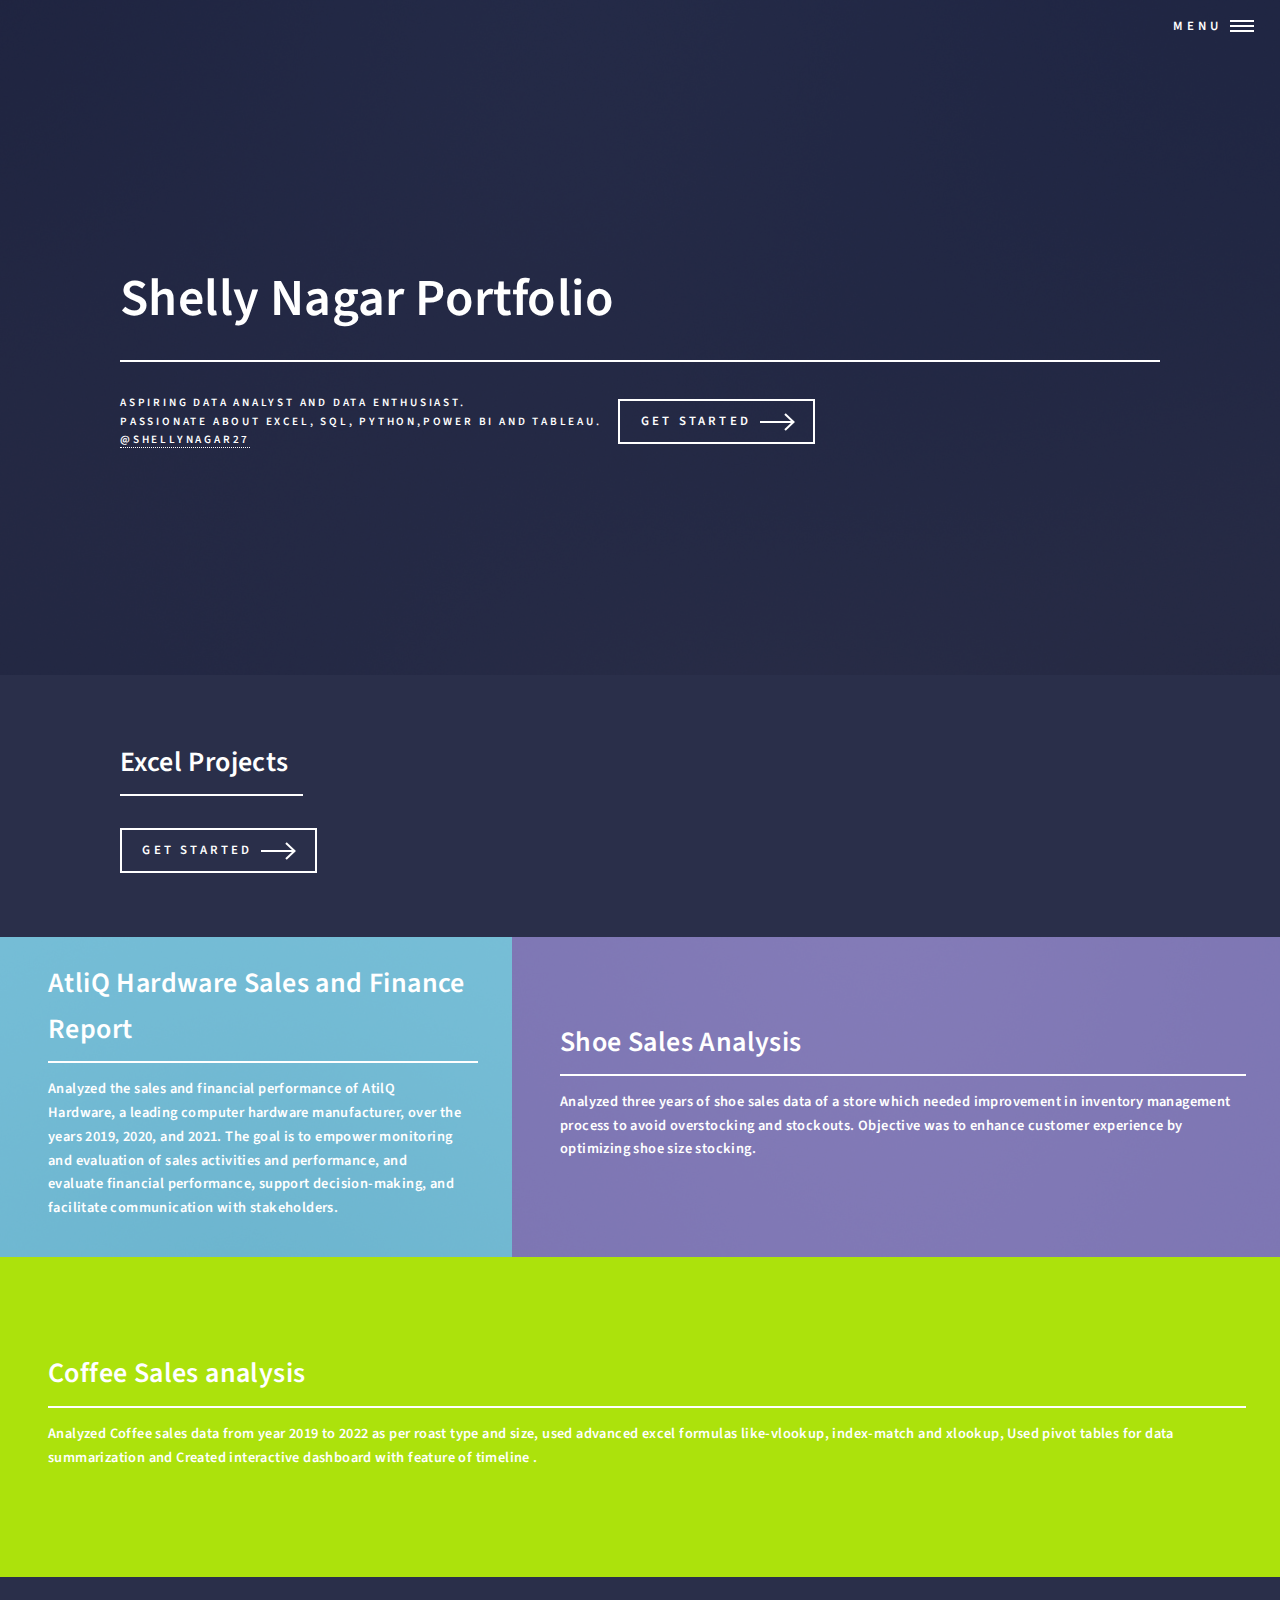
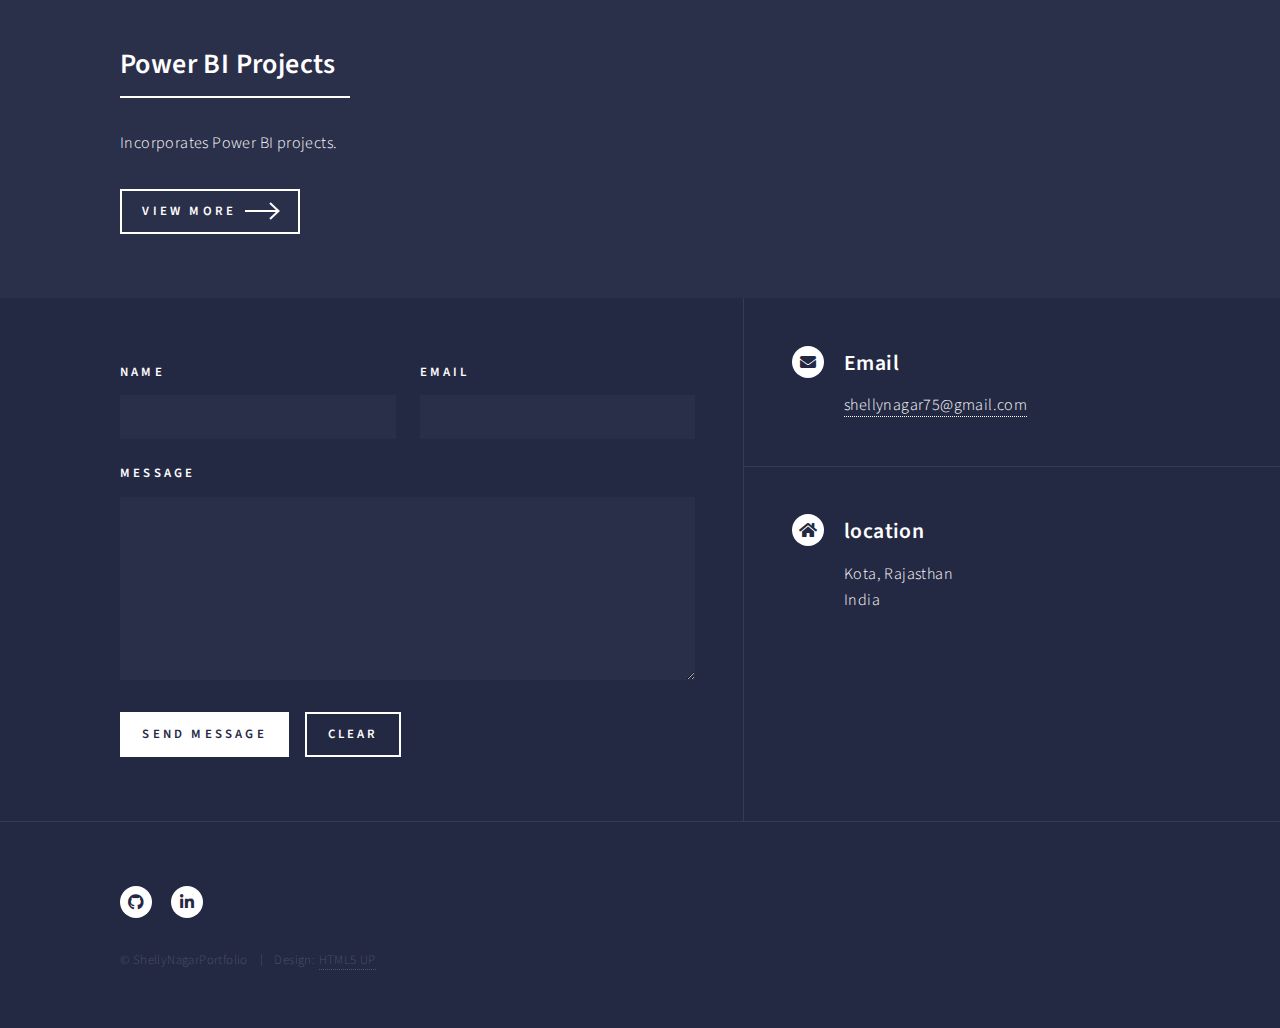
<file: index.html>
<!DOCTYPE HTML>
<!--
	Forty by HTML5 UP
	html5up.net | @ajlkn
	Free for personal and commercial use under the CCA 3.0 license (html5up.net/license)
-->
<html>
	<head>
		<title>Shelly Nagar Portfolio</title>
		<meta charset="utf-8" />
		<meta name="viewport" content="width=device-width, initial-scale=1, user-scalable=no" />
		<link rel="stylesheet" href="assets/css/main.css" />
		<noscript><link rel="stylesheet" href="assets/css/noscript.css" /></noscript>
	</head>
	<body class="is-preload">

		<!-- Wrapper -->
			<div id="wrapper">

				<!-- Header -->
					<header id="header" class="alt">
						<!--<a href="index.html" class="logo"><strong>Forty</strong> <span>by HTML5 UP</span></a>-->
						<nav>
							<a href="#menu">Menu</a>
						</nav>
					</header>

				<!-- Menu -->
					<nav id="menu">
						<ul class="links">
							<style>
								.links {
                                        list-style: none;
                                        padding: 0;
                                       }

                                .links li {
									        .container {
                                                        display: flex;
                                                       }

                                            .flex-item {
														flex-shrink: 0;
														width: 200px; /* or any fixed width */
														min-width: 200px; /* ensures the minimum width */
													}
										   align-items: center;
                                           margin: 5px 0; /* Optional: adds some space between items */
                                          }

                                .links img.logo {
													/*width: 30px; /* Adjust the size as needed */
													/*height: auto; /* Maintain aspect ratio */
													vertical-align: middle;
													
													margin-right: 5px; /* Space between the logo and text */
												}
								
							</style>
							<li><a href="index.html">Home</a></li>
							<li><a href="Power BI.html"><img src="images/power_bi.png" style="width:50px; height:40px;" alt="Power BI Logo" class="logo">Power BI</a></li>
							<li><a href="Python.html"><img src="images/python.png" style="width:50px; height:40px;" alt="Python Logo" class="logo"> Python</a></li>
							<li><a href="SQL.html"><img src="images/SQL.png" style="width:50px; height:40px;" alt="SQL Logo" class="logo">SQL</a></li>
							<li><a href="Tableau.html"><img src="images/tableau.png" style="width:50px; height:40px;" alt="Tableau Logo" class="logo">Tableau</a></li>
						</ul>
						<!--<ul class="actions stacked">
							<li><a href="index.html" class="button primary fit">Get Started</a></li>
							
						</ul>-->
					</nav>

				<!-- Banner -->
					<section id="banner" class="major">
						<div class="inner">
							<header class="major">
								<h1>Shelly Nagar Portfolio</h1>
							</header>
							<div class="content">
								<p>Aspiring Data Analyst and Data enthusiast.<br />
								Passionate about Excel, SQL, Python,Power BI and Tableau.<br />
							    <a href="https://github.com/shellynagar27">@shellynagar27</a></p>
								<ul class="actions">
									<li><a href="#one" class="button next scrolly">Get Started</a></li>
								</ul>
							</div>
						</div>
					</section>

				<!-- Main -->
					<div id="main">
				
						<!-- One -->
						 	<section id="one" class="style2">
								<div class="inner">
									<header class="major">
										<h2>Excel Projects</h2>
									</header>
									<ul class="actions">
										<li><a href="#two" class="button next scrolly">Get Started</a></li>
									</ul>
									<!--<p>Nullam et orci eu lorem consequat tincidunt vivamus et sagittis magna sed nunc rhoncus condimentum sem. In efficitur ligula tate urna. Maecenas massa vel lacinia pellentesque lorem ipsum dolor. Nullam et orci eu lorem consequat tincidunt. Vivamus et sagittis libero. Nullam et orci eu lorem consequat tincidunt vivamus et sagittis magna sed nunc rhoncus condimentum sem. In efficitur ligula tate urna.</p>-->
								</div>
							</section>
				
                
						<!--Two-->
							<section id="two" class="tiles">
								<article>
									<span class="image">
										<img src="images/pic01.jpg" alt="" />
									</span>
									<header class="major">
										<h3><a href="https://github.com/shellynagar27/AtilQ-Sales-and-Finance-report" class="link">AtliQ Hardware Sales and Finance Report</a></h3>
										<p><h5>Analyzed the sales and financial performance of AtilQ Hardware, a leading computer hardware manufacturer, over the years 2019, 2020, and 2021. The goal is to empower monitoring and evaluation of sales activities and performance, and evaluate financial performance, support decision-making, and facilitate communication with stakeholders.</h5></p>
									</header>
								</article>
								<article>
									<span class="image">
										<img src="images/pic02.jpg" alt="" />
									</span>
									<header class="major">
										<h3><a href="https://github.com/shellynagar27/Portfolio-Projects/tree/main/Excel%20Projects/Shoes%20Sales%20Data%20Analysis" class="link">Shoe Sales Analysis</a></h3>
										<p><h5>Analyzed three years of shoe sales data of a store which needed improvement in inventory management process to avoid 
											overstocking and stockouts. Objective was to enhance customer experience by optimizing shoe size stocking.
											</h5></p>
									</header>
								</article>
							</section>
							<!--Three-->
							<section id="three" class="tiles2">
								<article>
									<span class="image">
										<img src="images/pic04.jpg" alt="" />
									</span>
									<header class="major">
										<h3><a href="https://github.com/shellynagar27/Portfolio-Projects/tree/main/Practice%20Projects/Excel%20Project/Coffee%20sales%20data%20analysis" class="link">Coffee Sales analysis</a></h3>
										<p><h5>Analyzed Coffee sales data from year 2019 to 2022 as per roast type and size, used advanced excel formulas like-vlookup, index-match and xlookup, Used pivot tables for data summarization and Created interactive dashboard with feature of timeline .</h5></p>
									</header>
								</article>
							</section>

						<!-- Four -->
							<section id="four" class="style3">
								<div class="inner">
									<header class="major">
										<h2>Power BI Projects</h2>
									</header>
									<p>Incorporates Power BI projects.</p>
									<ul class="actions">
										<li><a href="Power BI.html" class="button next">View More</a></li>
									</ul>
								</div>
							</section>
					</div>

				<!-- Contact -->
					<section id="contact">
						<div class="inner">
							<section>
								<form method="post" action="#">
									<div class="fields">
										<div class="field half">
											<label for="name">Name</label>
											<input type="text" name="name" id="name" />
										</div>
										<div class="field half">
											<label for="email">Email</label>
											<input type="text" name="email" id="email" />
										</div>
										<div class="field">
											<label for="message">Message</label>
											<textarea name="message" id="message" rows="6"></textarea>
										</div>
									</div>
									<ul class="actions">
										<li><input type="submit" value="Send Message" class="primary" /></li>
										<li><input type="reset" value="Clear" /></li>
									</ul>
								</form>
							</section>
							<section class="split">
								<section>
									<div class="contact-method">
										<span class="icon solid alt fa-envelope"></span>
										<h3>Email</h3>
										<a href="#">shellynagar75@gmail.com</a>
									</div>
								</section>
								<!--<section>
									<div class="contact-method">
										<span class="icon solid alt fa-phone"></span>
										<h3>Phone</h3>
										<span>(000) 000-0000 x12387</span>
									</div>
								</section>-->
								<section>
									<div class="contact-method">
										<span class="icon solid alt fa-home"></span>
										<h3>location</h3>
										<span>Kota, Rajasthan<br />
										India</span>
									</div>
								</section>
							</section>
						</div>
					</section>

				<!-- Footer -->
					<footer id="footer">
						<div class="inner">
							<ul class="icons">
								<!--<li><a href="#" class="icon brands alt fa-twitter"><span class="label">Twitter</span></a></li>
								<li><a href="#" class="icon brands alt fa-facebook-f"><span class="label">Facebook</span></a></li>
								<li><a href="#" class="icon brands alt fa-instagram"><span class="label">Instagram</span></a></li>-->
								<li><a href="https://github.com/shellynagar27" class="icon brands alt fa-github"><span class="label">GitHub</span></a></li>
								<li><a href="https://www.linkedin.com/in/shelly-nagar-909689176/" class="icon brands alt fa-linkedin-in"><span class="label">LinkedIn</span></a></li>
							</ul>
							<ul class="copyright">
								<li>&copy; ShellyNagarPortfolio</li><li>Design: <a href="https://html5up.net">HTML5 UP</a></li>
							</ul>
						</div>
					</footer>

			</div>

		<!-- Scripts -->
			<script src="assets/js/jquery.min.js"></script>
			<script src="assets/js/jquery.scrolly.min.js"></script>
			<script src="assets/js/jquery.scrollex.min.js"></script>
			<script src="assets/js/browser.min.js"></script>
			<script src="assets/js/breakpoints.min.js"></script>
			<script src="assets/js/util.js"></script>
			<script src="assets/js/main.js"></script>

	</body>
</html>
</file>
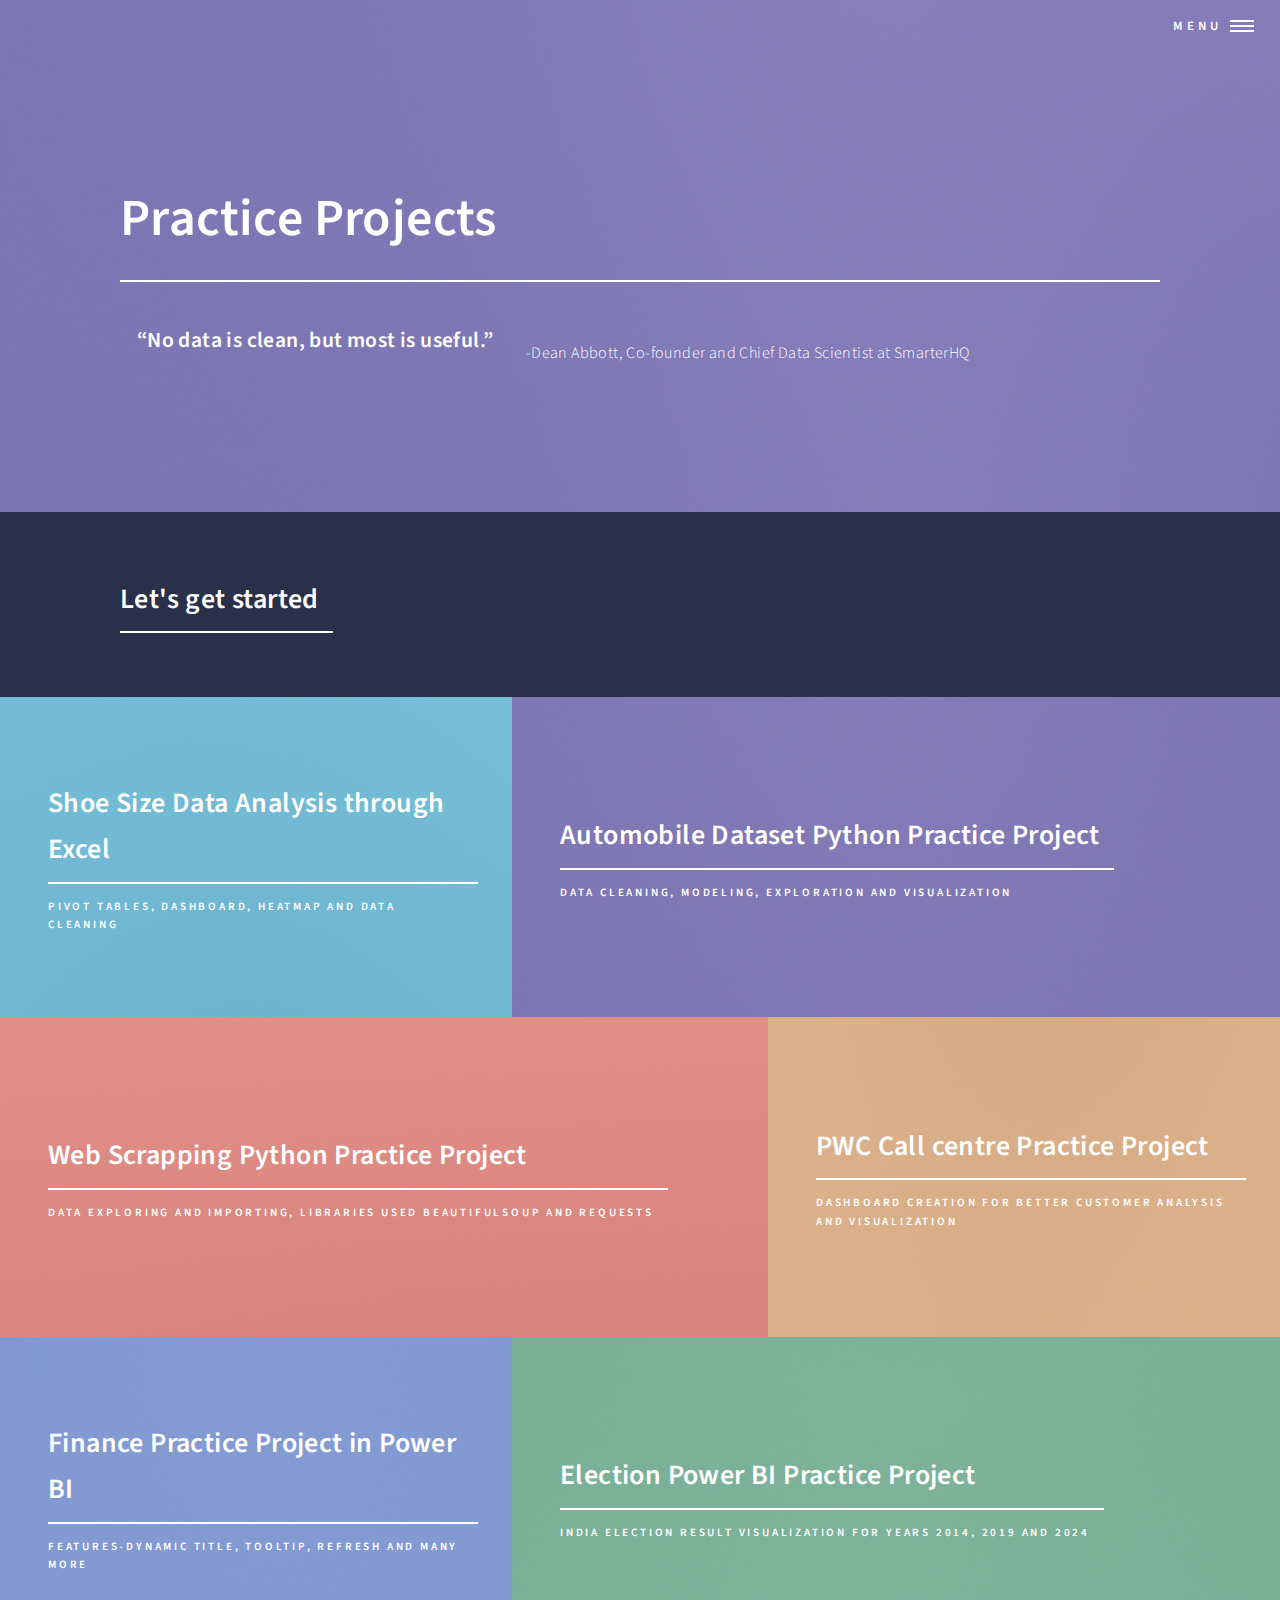
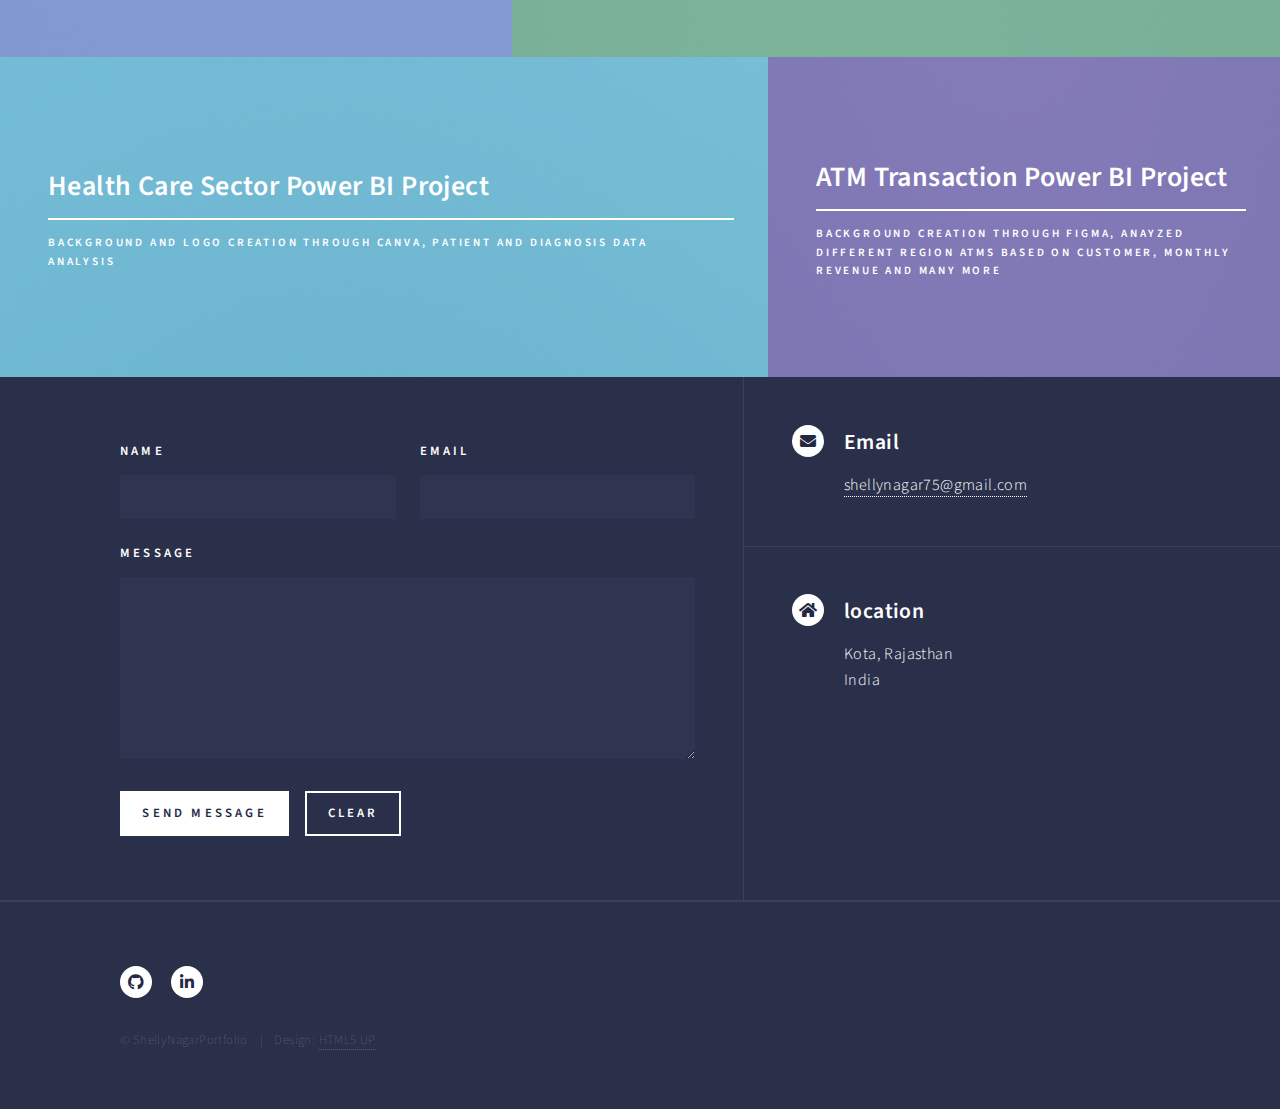
<file: landing.html>
<!DOCTYPE HTML>
<!--
	Forty by HTML5 UP
	html5up.net | @ajlkn
	Free for personal and commercial use under the CCA 3.0 license (html5up.net/license)
-->
<html>
	<head>
		<title>Practice Projects - Shelly Nagar Portfolio</title>
		<meta charset="utf-8" />
		<meta name="viewport" content="width=device-width, initial-scale=1, user-scalable=no" />
		<link rel="stylesheet" href="assets/css/main.css" />
		<noscript><link rel="stylesheet" href="assets/css/noscript.css" /></noscript>
	</head>
	<body class="is-preload">

		<!-- Wrapper -->
			<div id="wrapper">

				<!-- Header -->
				<!-- Note: The "styleN" class below should match that of the banner element. -->
					<header id="header" class="alt style2">
						<!--<a href="index.html" class="logo"><strong>Forty</strong> <span>by HTML5 UP</span></a>-->
						<nav>
							<a href="#menu">Menu</a>
						</nav>
					</header>

				<!-- Menu -->
					<nav id="menu">
						<ul class="links">
							<li><a href="index.html">Home</a></li>
							<li><a href="landing.html">Practice Projects</a></li>
							<!--<li><a href="generic.html">Generic</a></li>
							<li><a href="elements.html">Elements</a></li>-->
						</ul>
						<!--<ul class="actions stacked">
							<li><a href="#" class="button primary fit">Get Started</a></li>
						
						</ul>-->
					</nav>

				<!-- Banner -->
				<!-- Note: The "styleN" class below should match that of the header element. -->
					<section id="banner" class="style2">
						<div class="inner">
							<span class="image">
								<img src="images/pic07.jpg" alt="" />
							</span>
							<header class="major">
								<h1>Practice Projects</h1>
							</header>
							<div class="content">
								<p><h3>“No data is clean, but most is useful.”</h3><br />
								-Dean Abbott, Co-founder and Chief Data Scientist at SmarterHQ
							</p>
							</div>
						</div>
					</section>

				<!-- Main -->
					<div id="main">

						<!-- One -->
							<section id="one">
								<div class="inner">
									<header class="major">
										<h2>Let's get started</h2>
									</header>
									<!--<p>Nullam et orci eu lorem consequat tincidunt vivamus et sagittis magna sed nunc rhoncus condimentum sem. In efficitur ligula tate urna. Maecenas massa vel lacinia pellentesque lorem ipsum dolor. Nullam et orci eu lorem consequat tincidunt. Vivamus et sagittis libero. Nullam et orci eu lorem consequat tincidunt vivamus et sagittis magna sed nunc rhoncus condimentum sem. In efficitur ligula tate urna.</p>-->
								</div>
							</section>

						<!--Two -->
						<section id="one" class="tiles">
							<article>
								<span class="image">
									<img src="images/pic01.jpg" alt="" />
								</span>
								<header class="major">
									<h3><a href="https://github.com/shellynagar27/Portfolio-Projects/tree/main/Excel%20Project" class="link">Shoe Size Data Analysis through Excel</a></h3>
									<p>Pivot tables, dashboard, Heatmap and Data Cleaning</p>
								</header>
							</article>
							<article>
								<span class="image">
									<img src="images/pic02.jpg" alt="" />
								</span>
								<header class="major">
									<h3><a href="https://github.com/shellynagar27/Portfolio-Projects/tree/main/Practice%20Projects/Python/IBM%20Coursera%20Practice" class="link">Automobile Dataset Python Practice Project </a></h3>
									<p>Data CLeaning, Modeling, exploration and Visualization </p>
								</header>
							</article>
							<article>
								<span class="image">
									<img src="images/pic03.jpg" alt="" />
								</span>
								<header class="major">
									<h3><a href="https://github.com/shellynagar27/Portfolio-Projects/blob/main/Practice%20Projects/Python/Scraping%20Data%20from%20real%20website%20.ipynb" class="link">Web Scrapping Python Practice Project</a></h3>
									<p>Data exploring and importing, libraries used BeautifulSoup and requests</p>
								</header>
							</article>
							<article>
								<span class="image">
									<img src="images/pic04.jpg" alt="" />
								</span>
								<header class="major">
									<h3><a href="https://github.com/shellynagar27/Portfolio-Projects/tree/main/Practice%20Projects/Power%20BI/pwc%20call%20center%20project" class="link">PWC Call centre Practice Project</a></h3>
									<p>Dashboard creation for better customer analysis and visualization</p>
								</header>
							</article>
							<article>
								<span class="image">
									<img src="images/pic05.jpg" alt="" />
								</span>
								<header class="major">
									<h3><a href="https://github.com/shellynagar27/Portfolio-Projects/tree/main/Practice%20Projects/Power%20BI/Finance%20Dashboard" class="link">Finance Practice Project in Power BI</a></h3>
									<p>features-Dynamic title, tooltip, refresh and many more </p>
								</header>
							</article>
							<article>
								<span class="image">
									<img src="images/pic06.jpg" alt="" />
								</span>
								<header class="major">
									<h3><a href="https://github.com/shellynagar27/Portfolio-Projects/tree/main/Practice%20Projects/Power%20BI/Election%20Dashboard" class="link">Election Power BI Practice Project</a></h3>
									<p>India Election result visualization for years  2014, 2019 and 2024</p>
								</header>
							</article>
							<article>
								<span class="image">
									<img src="images/pic01.jpg" alt="" />
								</span>
								<header class="major">
									<h3><a href="https://github.com/shellynagar27/Portfolio-Projects/tree/main/Excel%20Project" class="link">Health Care Sector Power BI Project</a></h3>
									<p>Background and logo creation through Canva, Patient and Diagnosis data analysis</p>
								</header>
							</article>
							<article>
								<span class="image">
									<img src="images/pic02.jpg" alt="" />
								</span>
								<header class="major">
									<h3><a href="https://github.com/shellynagar27/Portfolio-Projects/tree/main/Practice%20Projects/Python/IBM%20Coursera%20Practice" class="link">ATM Transaction Power BI Project </a></h3>
									<p>Background creation through Figma, Anayzed different region ATMs based on customer, monthly revenue and many more </p>
								</header>
							</article>
						</section>

				<!-- Contact -->
					<section id="contact">
						<div class="inner">
							<section>
								<form method="post" action="#">
									<div class="fields">
										<div class="field half">
											<label for="name">Name</label>
											<input type="text" name="name" id="name" />
										</div>
										<div class="field half">
											<label for="email">Email</label>
											<input type="text" name="email" id="email" />
										</div>
										<div class="field">
											<label for="message">Message</label>
											<textarea name="message" id="message" rows="6"></textarea>
										</div>
									</div>
									<ul class="actions">
										<li><input type="submit" value="Send Message" class="primary" /></li>
										<li><input type="reset" value="Clear" /></li>
									</ul>
								</form>
							</section>
							<section class="split">
								<section>
									<div class="contact-method">
										<span class="icon solid alt fa-envelope"></span>
										<h3>Email</h3>
										<a href="#">shellynagar75@gmail.com</a>
									</div>
								</section>
								<!--<section>
									<div class="contact-method">
										<span class="icon solid alt fa-phone"></span>
										<h3>Phone</h3>
										<span>(000) 000-0000 x12387</span>
									</div>
								</section>-->
								<section>
									<div class="contact-method">
										<span class="icon solid alt fa-home"></span>
										<h3>location</h3>
										<span>Kota, Rajasthan<br />
										India</span>
									</div>
								</section>
							</section>
						</div>
					</section>

				<!-- Footer -->
					<footer id="footer">
						<div class="inner">
							<ul class="icons">
								<!--<li><a href="#" class="icon brands alt fa-twitter"><span class="label">Twitter</span></a></li>
								<li><a href="#" class="icon brands alt fa-facebook-f"><span class="label">Facebook</span></a></li>
								<li><a href="#" class="icon brands alt fa-instagram"><span class="label">Instagram</span></a></li>-->
								<li><a href="https://github.com/shellynagar27" class="icon brands alt fa-github"><span class="label">GitHub</span></a></li>
								<li><a href="https://www.linkedin.com/in/shelly-nagar-909689176/" class="icon brands alt fa-linkedin-in"><span class="label">LinkedIn</span></a></li>
							</ul>
							<ul class="copyright">
								<li>&copy; ShellyNagarPortfolio</li><li>Design: <a href="https://html5up.net">HTML5 UP</a></li>
							</ul>
						</div>
					</footer>

			</div>

		<!-- Scripts -->
			<script src="assets/js/jquery.min.js"></script>
			<script src="assets/js/jquery.scrolly.min.js"></script>
			<script src="assets/js/jquery.scrollex.min.js"></script>
			<script src="assets/js/browser.min.js"></script>
			<script src="assets/js/breakpoints.min.js"></script>
			<script src="assets/js/util.js"></script>
			<script src="assets/js/main.js"></script>

	</body>
</html>
</file>
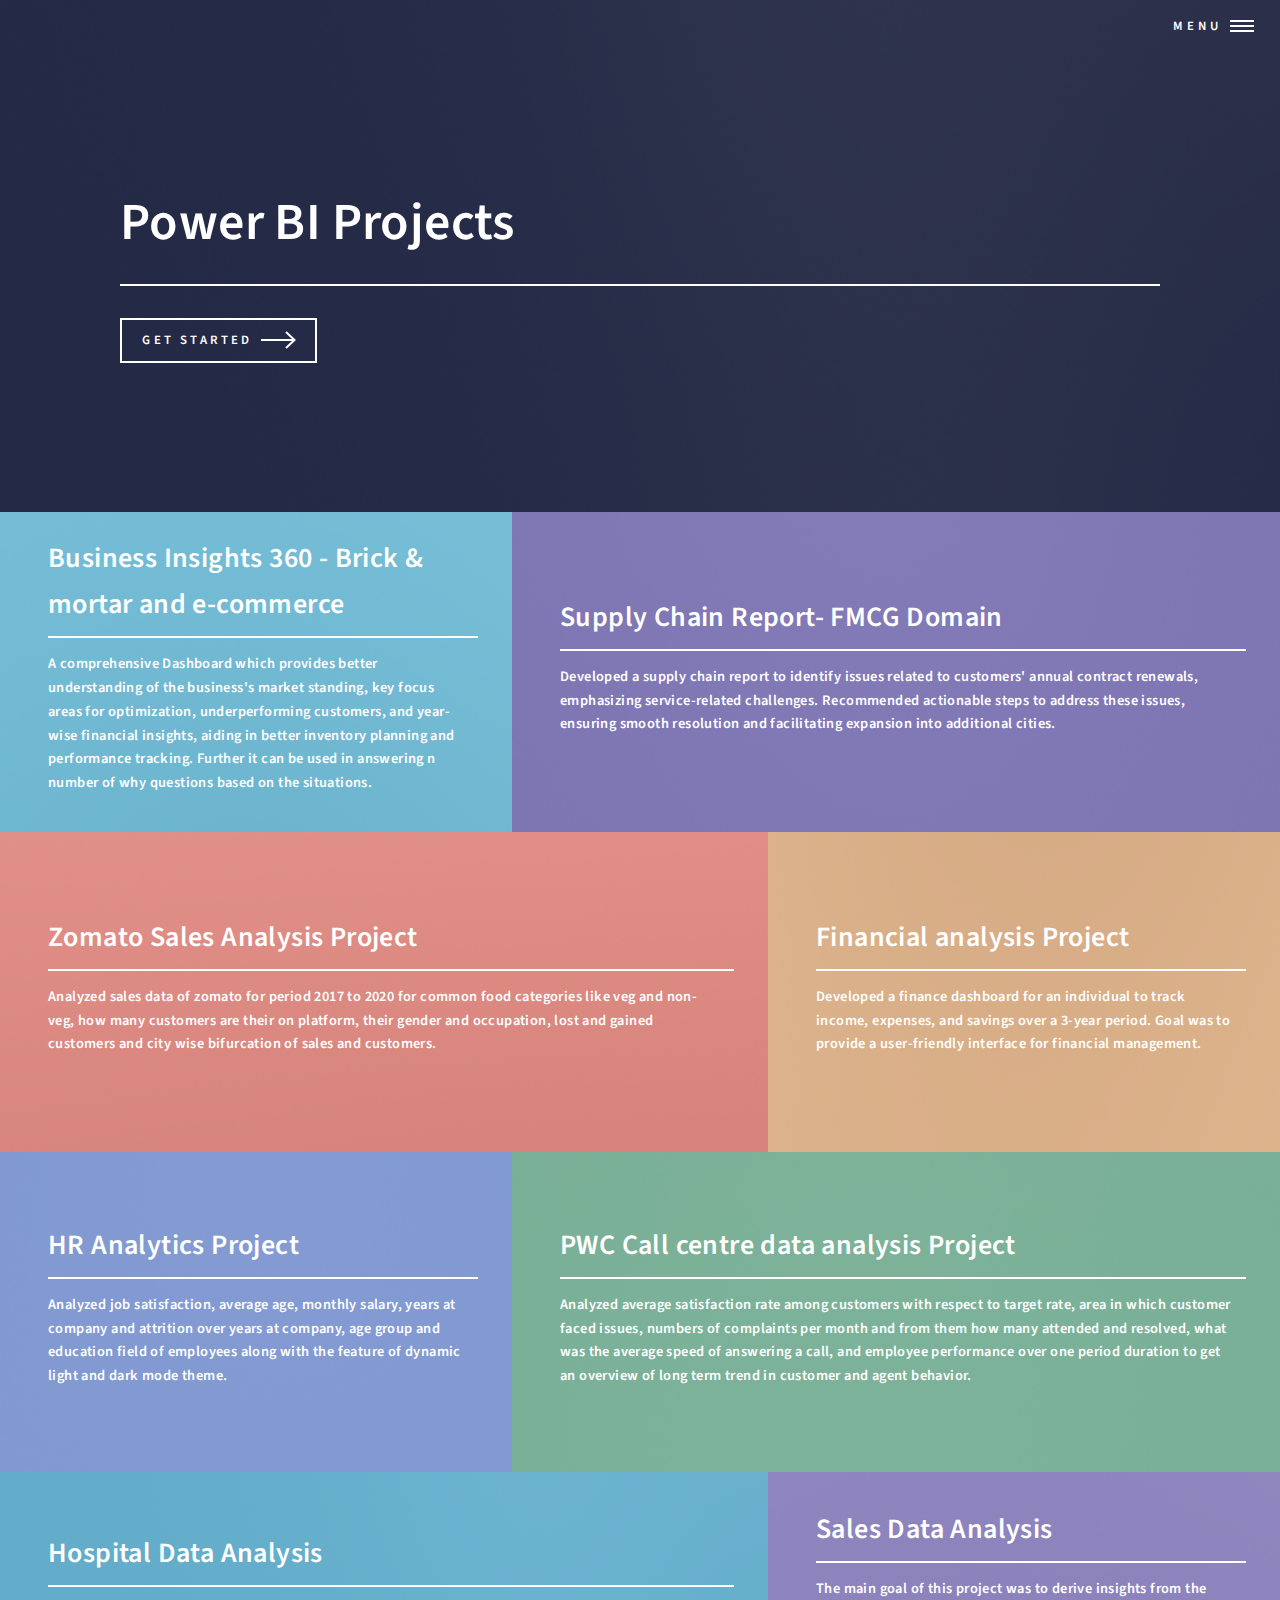
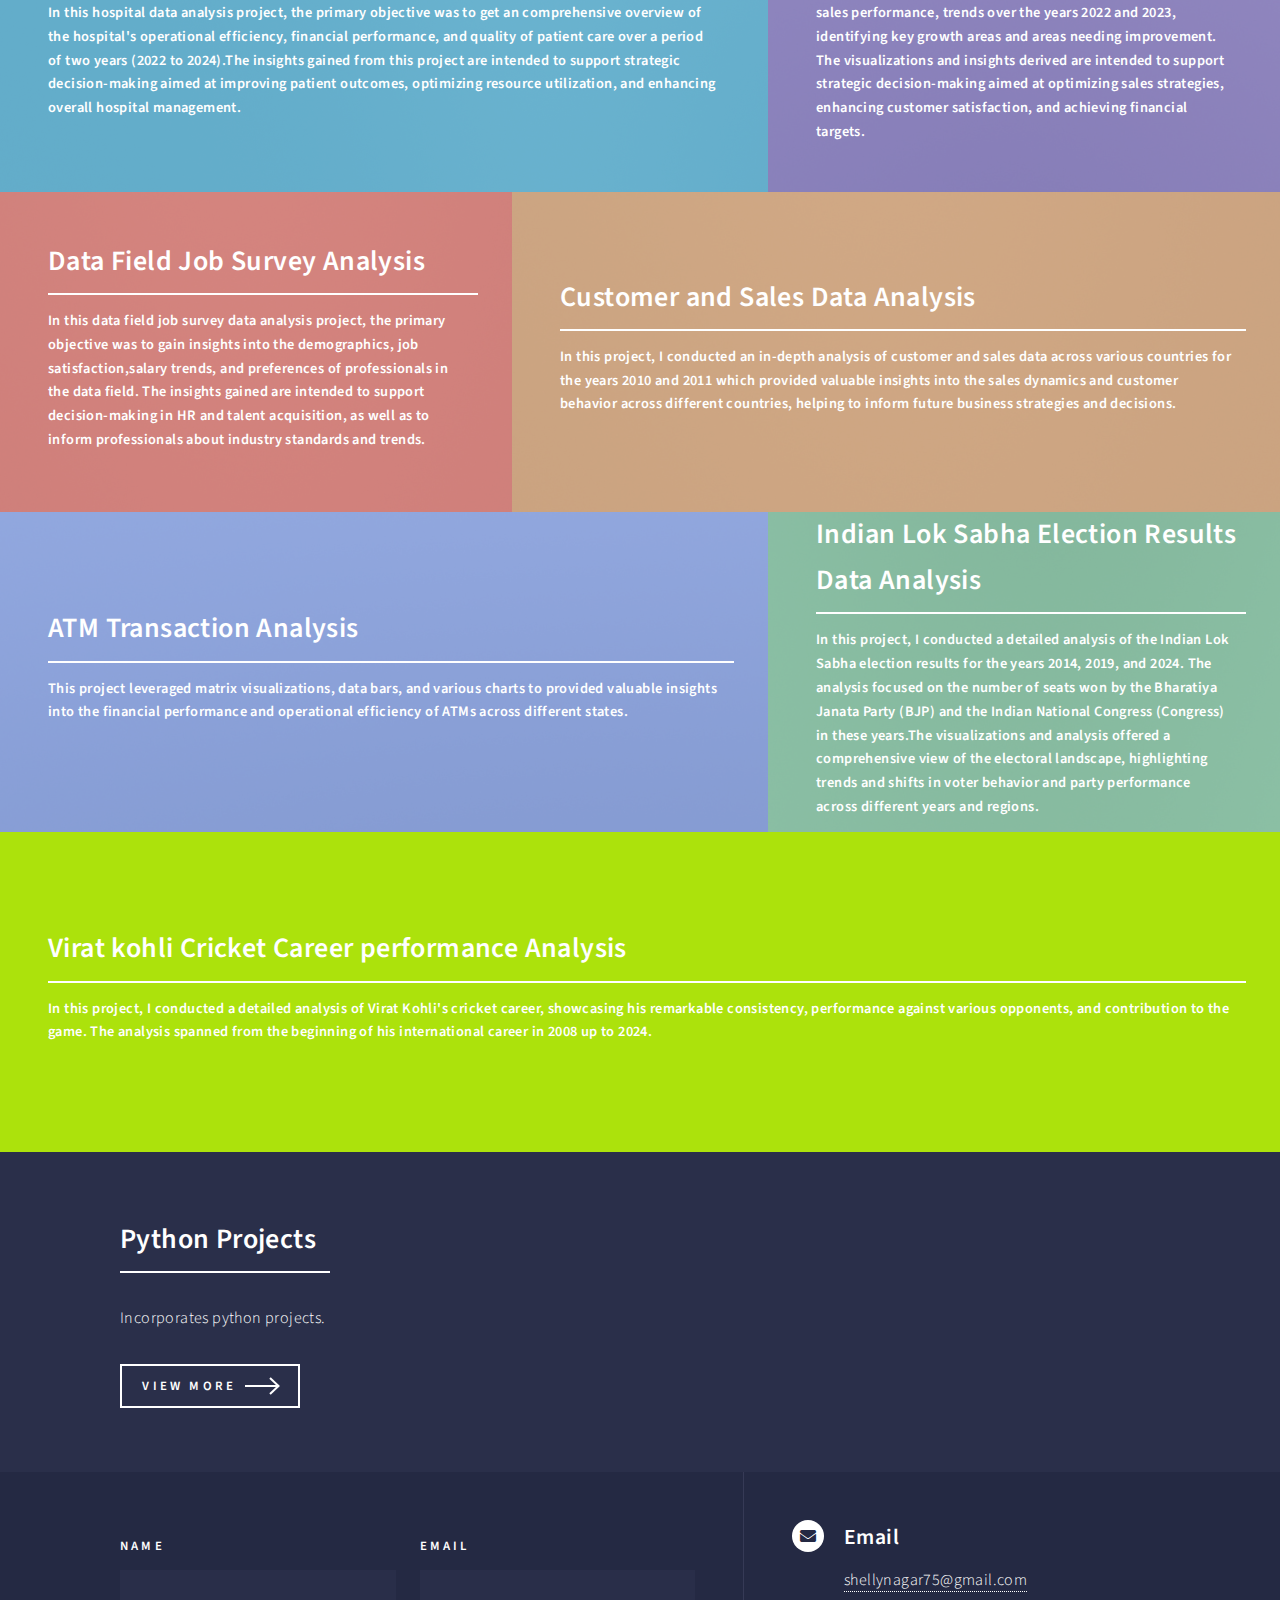
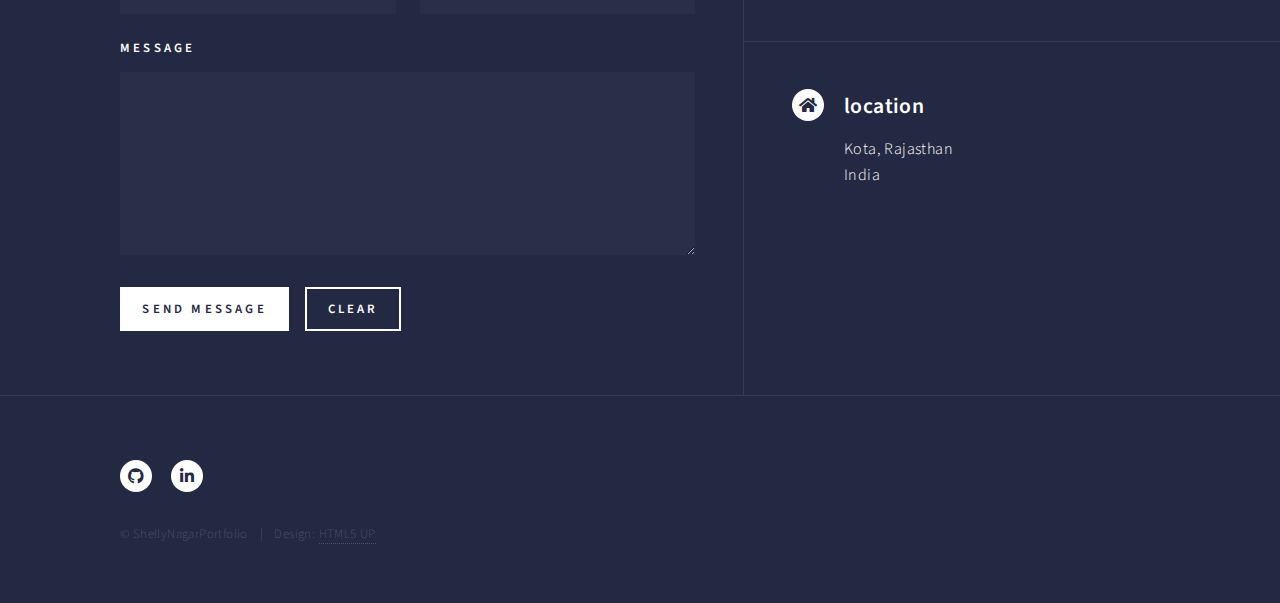
<file: Power BI.html>
<!DOCTYPE HTML>
<!--
	Forty by HTML5 UP
	html5up.net | @ajlkn
	Free for personal and commercial use under the CCA 3.0 license (html5up.net/license)
-->
<html>
	<head>
		<title>Power BI Projects - Shelly Nagar Portfolio</title>
		<meta charset="utf-8" />
		<meta name="viewport" content="width=device-width, initial-scale=1, user-scalable=no" />
		<link rel="stylesheet" href="assets/css/main.css" />
		<noscript><link rel="stylesheet" href="assets/css/noscript.css" /></noscript>
	</head>
	<body class="is-preload">

		<!-- Wrapper -->
			<div id="wrapper">

				<!-- Header -->
				<!-- Note: The "styleN" class below should match that of the banner element. -->
					<header id="header" class="alt style2">
						<!--<a href="index.html" class="logo"><strong>Forty</strong> <span>by HTML5 UP</span></a>-->
						<nav>
							<a href="#menu">Menu</a>
						</nav>
					</header>

				<!-- Menu -->
					<nav id="menu">
						<ul class="links">
							<style>
								.links {
                                        list-style: none;
                                        padding: 0;
                                       }

                                .links li {
									        .container {
                                                        display: flex;
                                                       }

                                            .flex-item {
														flex-shrink: 0;
														width: 200px; /* or any fixed width */
														min-width: 200px; /* ensures the minimum width */
													}
										   align-items: center;
                                           margin: 5px 0; /* Optional: adds some space between items */
                                          }

                                .links img.logo {
													/*width: 30px; /* Adjust the size as needed */
													/*height: auto; /* Maintain aspect ratio */
													vertical-align: middle;
													
													margin-right: 5px; /* Space between the logo and text */
												}
							</style>
							<li><a href="index.html">Home</a></li>
							<li><a href="Power BI.html"><img src="images/power_bi.png" style="width:50px; height:40px;" alt="Power BI Logo" class="logo">Power BI</a></li>
							<li><a href="Python.html"><img src="images/python.png" style="width:50px; height:40px;" alt="Python Logo" class="logo"> Python</a></li>
							<li><a href="SQL.html"><img src="images/SQL.png" style="width:50px; height:40px;" alt="SQL Logo" class="logo">SQL</a></li>
							<li><a href="Tableau.html"><img src="images/tableau.png" style="width:50px; height:40px;" alt="Tableau Logo" class="logo">Tableau</a></li>
						</ul>
						<!--<ul class="actions stacked">
							<li><a href="#" class="button primary fit">Get Started</a></li>
						
						</ul>-->
					</nav>

				<!-- Banner -->
				<!-- Note: The "styleN" class below should match that of the header element. -->
					<section id="banner" class="style7">
						<div class="inner">
							<span class="image">
								<img src="images/pic07.jpg" alt="" />
							</span>
							<header class="major">
								<h1>Power BI Projects</h1>
							</header>
							<ul class="actions">
								<li><a href="#two" class="button next scrolly">Get Started</a></li>
							</ul>
							<!--<div class="content">
								<p><h3>“No data is clean, but most is useful.”</h3><br />
								-Dean Abbott, Co-founder and Chief Data Scientist at SmarterHQ
							</p>
							</div>-->
						</div>
					</section>

				<!-- Main -->
					<div id="main">

						<!-- One -->
							<!--<section id="one">
								<div class="inner">
									<header class="major">
										<h2>Let's get started</h2>
									</header>-->
									<!--<p>Nullam et orci eu lorem consequat tincidunt vivamus et sagittis magna sed nunc rhoncus condimentum sem. In efficitur ligula tate urna. Maecenas massa vel lacinia pellentesque lorem ipsum dolor. Nullam et orci eu lorem consequat tincidunt. Vivamus et sagittis libero. Nullam et orci eu lorem consequat tincidunt vivamus et sagittis magna sed nunc rhoncus condimentum sem. In efficitur ligula tate urna.</p>-->
								<!--</div>
							</section>-->

						<!--Two -->
						<section id="two" class="tiles">
							<article>
								<span class="image">
									<img src="images/pic01.jpg" alt="" />
								</span>
								<header class="major">
									<h3><a href="https://github.com/shellynagar27/AtliQ-Hardware-Business-Insights-360-Project" class="link">Business Insights 360 - Brick & mortar and e-commerce</a></h3>
									<p><h5>A comprehensive Dashboard which provides better understanding of the business's market standing, key focus areas for optimization, underperforming customers, and year-wise financial insights, aiding in better inventory planning and performance tracking. Further it can be used in answering n number of why questions based on the situations.</h5></p>
								</header>
							</article>
							<article>
								<span class="image">
									<img src="images/pic02.jpg" alt="" />
								</span>
								<header class="major">
									<h3><a href="https://github.com/shellynagar27/AtliQ-Mart-Supply-Chain-Report" class="link">Supply Chain Report- FMCG Domain</a></h3>
									<p><h5>Developed a supply chain report to identify issues related to customers' annual contract renewals, emphasizing service-related challenges. Recommended actionable steps to address these issues, ensuring smooth resolution and facilitating expansion into additional cities.</h5></p>
								</header>
							</article>
							<article>
								<span class="image">
									<img src="images/pic03.jpg" alt="" />
								</span>
								<header class="major">
									<h3><a href="https://github.com/shellynagar27/Zomato-Practice-Project" class="link">Zomato Sales Analysis Project</a></h3>
									<p><h5>Analyzed sales data of zomato for period 2017 to 2020 for common food categories like veg and non-veg, how many customers are their on platform, their gender and occupation, lost and gained customers and city wise bifurcation of sales and customers.</h5></p>
								</header>
							</article>
							<article>
								<span class="image">
									<img src="images/pic04.jpg" alt="" />
								</span>
								<header class="major">
									<h3><a href="https://github.com/shellynagar27/Portfolio-Projects/tree/main/Practice%20Projects/Power%20BI/Finance%20Dashboard" class="link">Financial analysis Project</a></h3>
									<p><h5>Developed a finance dashboard for an individual to track income, expenses, and savings over a 3-year period. Goal was to provide a user-friendly interface for financial management.</h5></p>
								</header>
							</article>
							<article>
								<span class="image">
									<img src="images/pic05.jpg" alt="" />
								</span>
								<header class="major">
									<h3><a href="https://github.com/shellynagar27/Portfolio-Projects/tree/main/Practice%20Projects/Power%20BI/HR%20Analytics%20Dashboard" class="link">HR Analytics Project</a></h3>
									<p><h5>Analyzed job satisfaction, average age, monthly salary, years at company and attrition over years at company, age group and education field of employees along with the feature of dynamic light and dark mode theme.</h5></p>
								</header>
							</article>
							<article>
								<span class="image">
									<img src="images/pic06.jpg" alt="" />
								</span>
								<header class="major">
									<h3><a href="https://github.com/shellynagar27/Portfolio-Projects/tree/main/Practice%20Projects/Power%20BI/pwc%20call%20center%20project" class="link">PWC Call centre data analysis Project</a></h3>
									<p><h5>Analyzed average satisfaction rate among customers with respect to target rate, area in which customer faced issues, numbers of complaints per month and from them how many attended and resolved, what was the average speed of answering a call, and employee performance over one period duration to get an overview of long term trend in customer and agent behavior.</h5></p>
								</header>
							</article>
							<article>
								<span class="image">
									<img src="images/pic07.jpg" alt="" />
								</span>
								<header class="major">
									<h3><a href="https://github.com/shellynagar27/Portfolio-Projects/tree/main/Practice%20Projects/Power%20BI/Health%20Care%20Sector" class="link">Hospital Data Analysis</a></h3>
									<p><h5>In this hospital data analysis project, the primary objective was to get an comprehensive overview of the hospital's operational efficiency, financial performance, and quality of patient care over a period of two years (2022 to 2024).The insights gained from this project are intended to support strategic decision-making aimed at improving patient outcomes, optimizing resource utilization, and enhancing overall hospital management.</h5></p>
								</header>
							</article>
							<article>
								<span class="image">
									<img src="images/pic01.jpg" alt="" />
								</span>
								<header class="major">
									<h3><a href="https://github.com/shellynagar27/Portfolio-Projects/tree/main/Practice%20Projects/Power%20BI/Sales%20Dashboard-1" class="link">Sales Data Analysis</a></h3>
									<p><h5>The main goal of this project was to derive insights from the sales performance, trends over the years 2022 and 2023, identifying key growth areas and areas needing improvement. The visualizations and insights derived are intended to support strategic decision-making aimed at optimizing sales strategies, enhancing customer satisfaction, and achieving financial targets.</h5></p>
								</header>
							</article>
							<article>
								<span class="image">
									<img src="images/pic02.jpg" alt="" />
								</span>
								<header class="major">
									<h3><a href="https://github.com/shellynagar27/Portfolio-Projects/tree/main/Practice%20Projects/Power%20BI/Data%20Field%20Jobs%20Survey%20Analysis" class="link">Data Field Job Survey Analysis</a></h3>
									<p><h5>In this data field job survey data analysis project, the primary objective was to gain insights into the demographics, job satisfaction,salary trends, and preferences of professionals in the data field. The insights gained are intended to support decision-making in HR and talent acquisition, as well as to inform professionals about industry standards and trends.</h5></p>
								</header>
							</article>
							<article>
								<span class="image">
									<img src="images/pic02.jpg" alt="" />
								</span>
								<header class="major">
									<h3><a href="https://github.com/shellynagar27/Portfolio-Projects/tree/main/Customer%20Churn%20Analysis%20Power%20BI%20Project" class="link">Customer and Sales Data Analysis</a></h3>
									<p><h5>In this project, I conducted an in-depth analysis of customer and sales data across various countries for the years 2010 and 2011 which provided valuable insights into the sales dynamics and customer behavior across different countries, helping to inform future business strategies and decisions.</h5></p>
								</header>
							</article>
							<article>
								<span class="image">
									<img src="images/pic03.jpg" alt="" />
								</span>
								<header class="major">
									<h3><a href="https://github.com/shellynagar27/Portfolio-Projects/tree/main/Practice%20Projects/Power%20BI/ATM%20Transaction%20Analysis" class="link">ATM Transaction Analysis</a></h3>
									<p><h5>This project leveraged matrix visualizations, data bars, and various charts to provided valuable insights into the financial performance and operational efficiency of ATMs across different states.</h5></p>
								</header>
							</article>
							<article>
								<span class="image">
									<img src="images/pic04.jpg" alt="" />
								</span>
								<header class="major">
									<h3><a href="https://github.com/shellynagar27/Portfolio-Projects/tree/main/Practice%20Projects/Power%20BI/Election%20Dashboard" class="link">Indian Lok Sabha Election Results Data Analysis</a></h3>
									<p><h5>In this project, I conducted a detailed analysis of the Indian Lok Sabha election results for the years 2014, 2019, and 2024. The analysis focused on the number of seats won by the Bharatiya Janata Party (BJP) and the Indian National Congress (Congress) in these years.The visualizations and analysis offered a comprehensive view of the electoral landscape, highlighting trends and shifts in voter behavior and party performance across different years and regions.</h5></p>
								</header>
							</article>
						</section>
						<!--Three-->
						<section id="three" class="tiles2">
							<article>
								<span class="image">
									<img src="images/pic02.jpg" alt="" />
								</span>
								<header class="major">
									<h3><a href="https://github.com/shellynagar27/Portfolio-Projects/tree/main/Practice%20Projects/Power%20BI/Virat%20kohli%20Cricket%20Career%20performance%20Analysis" class="link">Virat kohli Cricket Career performance Analysis</a></h3>
									<p><h5>In this project, I conducted a detailed analysis of Virat Kohli's cricket career, showcasing his remarkable consistency, performance against various opponents, and contribution to the game. The analysis spanned from the beginning of his international career in 2008 up to 2024.</h5></p>
								</header>
							</article>
						</section>
						<!-- Four -->
						<section id="four">
							<div class="inner">
								<header class="major">
									<h2>Python Projects</h2>
								</header>
								<p>Incorporates python projects.</p>
								<ul class="actions">
									<li><a href="Python.html" class="button next">View More</a></li>
								</ul>
							</div>
						</section>
					</div>

				<!-- Contact -->
					<section id="contact">
						<div class="inner">
							<section>
								<form method="post" action="#">
									<div class="fields">
										<div class="field half">
											<label for="name">Name</label>
											<input type="text" name="name" id="name" />
										</div>
										<div class="field half">
											<label for="email">Email</label>
											<input type="text" name="email" id="email" />
										</div>
										<div class="field">
											<label for="message">Message</label>
											<textarea name="message" id="message" rows="6"></textarea>
										</div>
									</div>
									<ul class="actions">
										<li><input type="submit" value="Send Message" class="primary" /></li>
										<li><input type="reset" value="Clear" /></li>
									</ul>
								</form>
							</section>
							<section class="split">
								<section>
									<div class="contact-method">
										<span class="icon solid alt fa-envelope"></span>
										<h3>Email</h3>
										<a href="#">shellynagar75@gmail.com</a>
									</div>
								</section>
								<!--<section>
									<div class="contact-method">
										<span class="icon solid alt fa-phone"></span>
										<h3>Phone</h3>
										<span>(000) 000-0000 x12387</span>
									</div>
								</section>-->
								<section>
									<div class="contact-method">
										<span class="icon solid alt fa-home"></span>
										<h3>location</h3>
										<span>Kota, Rajasthan<br />
										India</span>
									</div>
								</section>
							</section>
						</div>
					</section>

				<!-- Footer -->
					<footer id="footer">
						<div class="inner">
							<ul class="icons">
								<!--<li><a href="#" class="icon brands alt fa-twitter"><span class="label">Twitter</span></a></li>
								<li><a href="#" class="icon brands alt fa-facebook-f"><span class="label">Facebook</span></a></li>
								<li><a href="#" class="icon brands alt fa-instagram"><span class="label">Instagram</span></a></li>-->
								<li><a href="https://github.com/shellynagar27" class="icon brands alt fa-github"><span class="label">GitHub</span></a></li>
								<li><a href="https://www.linkedin.com/in/shelly-nagar-909689176/" class="icon brands alt fa-linkedin-in"><span class="label">LinkedIn</span></a></li>
							</ul>
							<ul class="copyright">
								<li>&copy; ShellyNagarPortfolio</li><li>Design: <a href="https://html5up.net">HTML5 UP</a></li>
							</ul>
						</div>
					</footer>

			</div>

		<!-- Scripts -->
			<script src="assets/js/jquery.min.js"></script>
			<script src="assets/js/jquery.scrolly.min.js"></script>
			<script src="assets/js/jquery.scrollex.min.js"></script>
			<script src="assets/js/browser.min.js"></script>
			<script src="assets/js/breakpoints.min.js"></script>
			<script src="assets/js/util.js"></script>
			<script src="assets/js/main.js"></script>

	</body>
</html>
</file>
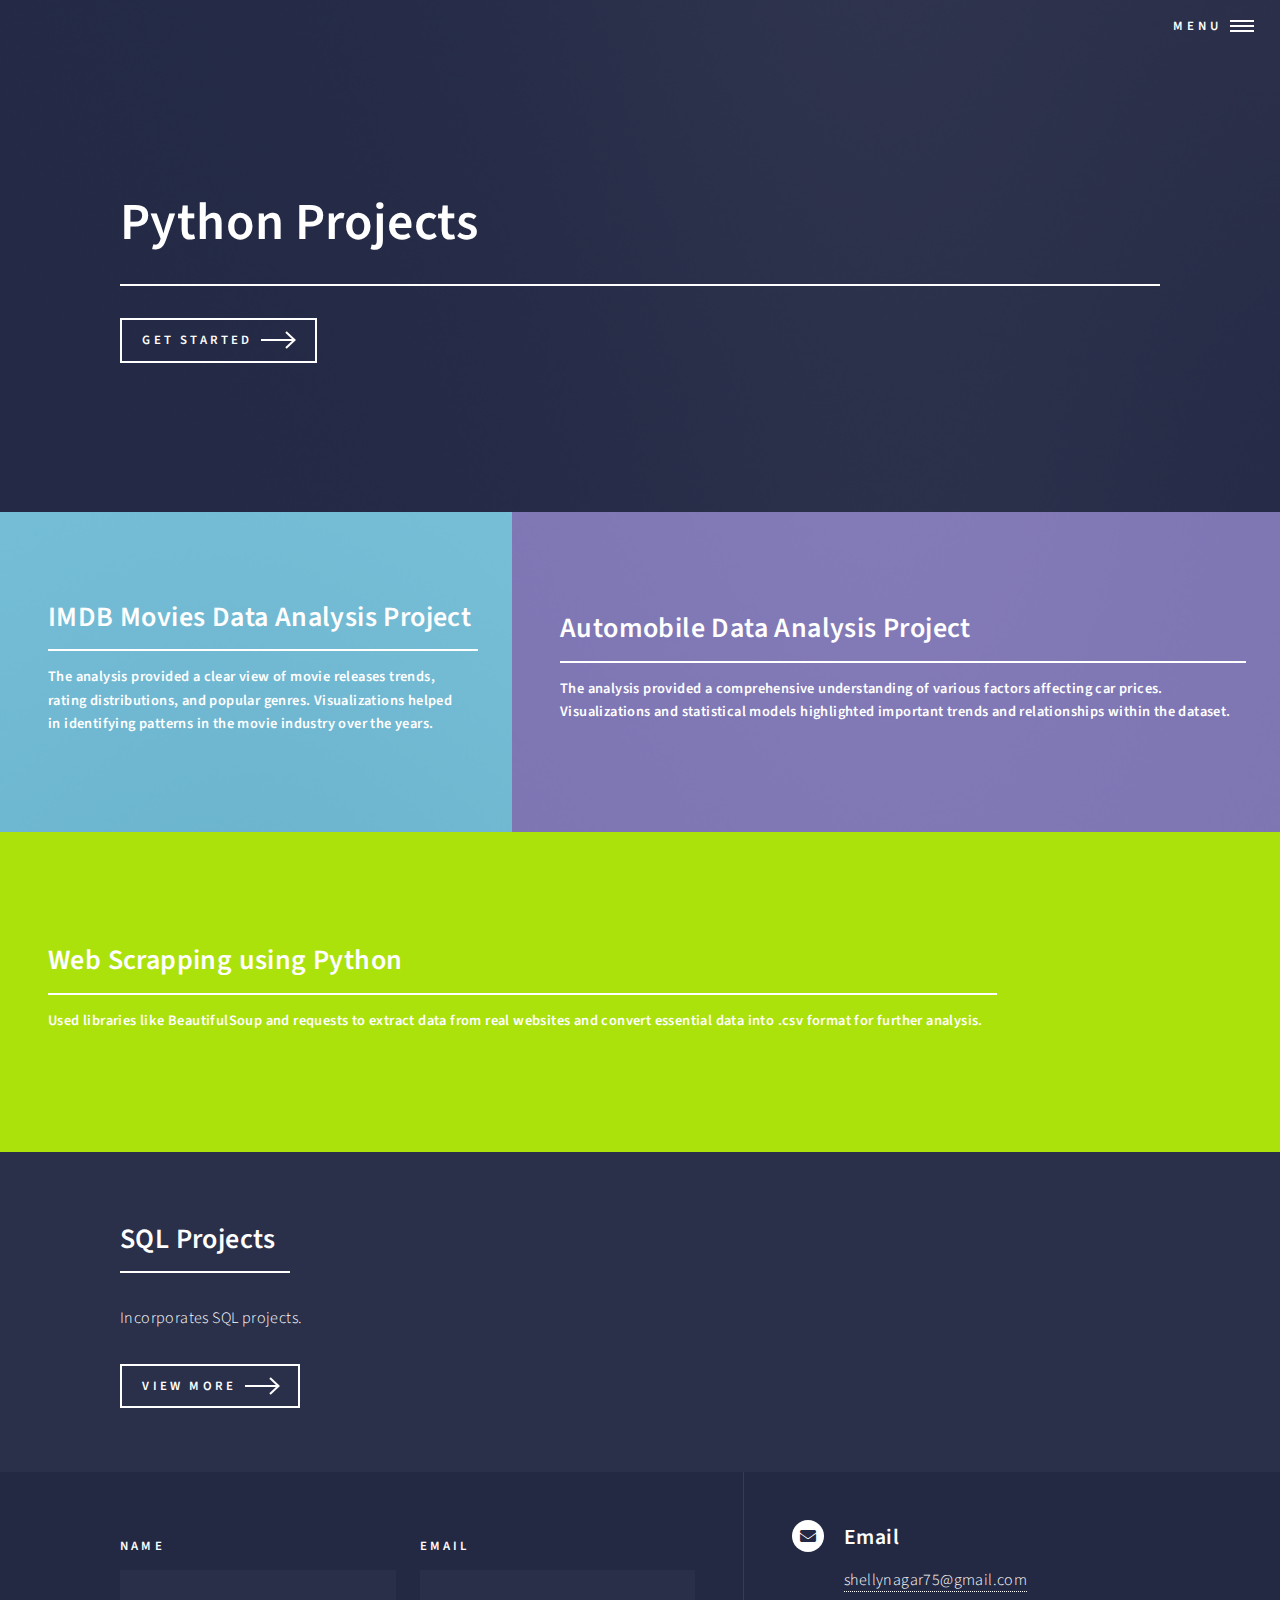
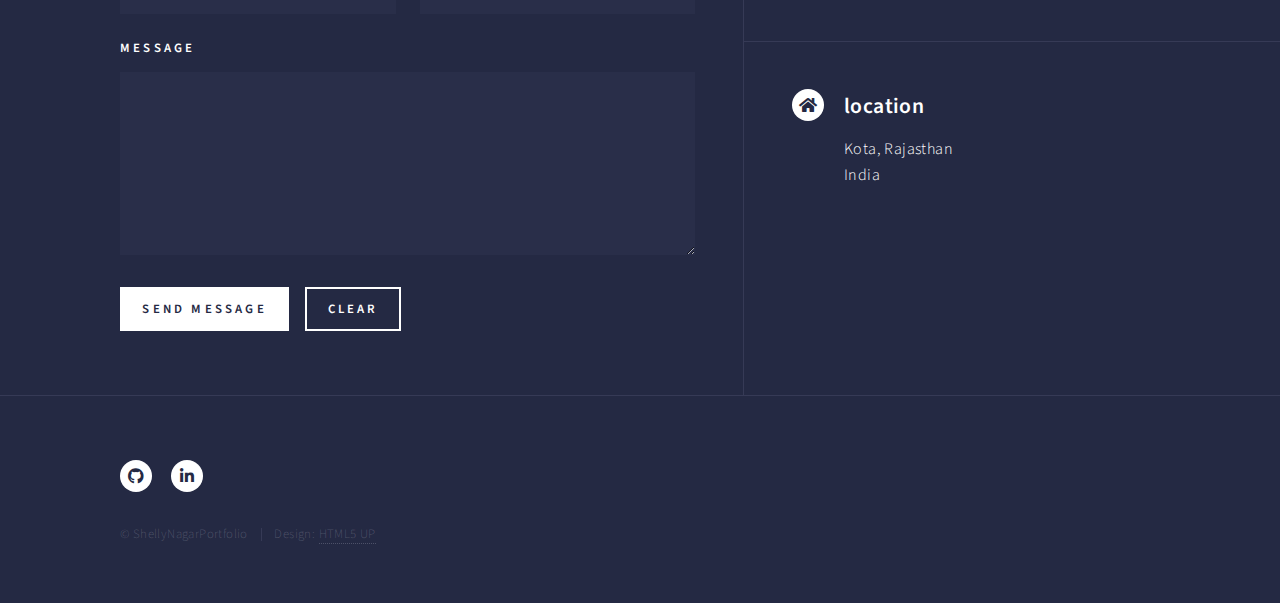
<file: Python.html>
<!DOCTYPE HTML>
<!--
	Forty by HTML5 UP
	html5up.net | @ajlkn
	Free for personal and commercial use under the CCA 3.0 license (html5up.net/license)
-->
<html>
	<head>
		<title>Python Projects - Shelly Nagar Portfolio</title>
		<meta charset="utf-8" />
		<meta name="viewport" content="width=device-width, initial-scale=1, user-scalable=no" />
		<link rel="stylesheet" href="assets/css/main.css" />
		<noscript><link rel="stylesheet" href="assets/css/noscript.css" /></noscript>
	</head>
	<body class="is-preload">

		<!-- Wrapper -->
			<div id="wrapper">

				<!-- Header -->
				<!-- Note: The "styleN" class below should match that of the banner element. -->
					<header id="header" class="alt style2">
						<!--<a href="index.html" class="logo"><strong>Forty</strong> <span>by HTML5 UP</span></a>-->
						<nav>
							<a href="#menu">Menu</a>
						</nav>
					</header>

				<!-- Menu -->
					<nav id="menu">
						<ul class="links">
							<style>
								.links {
                                        list-style: none;
                                        padding: 0;
                                       }

                                .links li {
									        .container {
                                                        display: flex;
                                                       }

                                            .flex-item {
														flex-shrink: 0;
														width: 200px; /* or any fixed width */
														min-width: 200px; /* ensures the minimum width */
													}
										   align-items: center;
                                           margin: 5px 0; /* Optional: adds some space between items */
                                          }

                                .links img.logo {
													/*width: 30px; /* Adjust the size as needed */
													/*height: auto; /* Maintain aspect ratio */
													vertical-align: middle;
													
													margin-right: 5px; /* Space between the logo and text */
												}
							</style>
							<li><a href="index.html">Home</a></li>
							<li><a href="Power BI.html"><img src="images/power_bi.png" style="width:50px; height:40px;" alt="Power BI Logo" class="logo">Power BI</a></li>
							<li><a href="Python.html"><img src="images/python.png" style="width:50px; height:40px;" alt="Python Logo" class="logo"> Python</a></li>
							<li><a href="SQL.html"><img src="images/SQL.png" style="width:50px; height:40px;" alt="SQL Logo" class="logo">SQL</a></li>
							<li><a href="Tableau.html"><img src="images/tableau.png" style="width:50px; height:40px;" alt="Tableau Logo" class="logo">Tableau</a></li>
						</ul>
						<!--<ul class="actions stacked">
							<li><a href="#" class="button primary fit">Get Started</a></li>
						
						</ul>-->
					</nav>

				<!-- Banner -->
				<!-- Note: The "styleN" class below should match that of the header element. -->
					<section id="banner" class="style7">
						<div class="inner">
							<span class="image">
								<img src="images/pic07.jpg" alt="" />
							</span>
							<header class="major">
								<h1>Python Projects</h1>
							</header>
							<ul class="actions">
								<li><a href="#two" class="button next scrolly">Get Started</a></li>
							</ul>
							<!--<div class="content">
								<p><h3>“No data is clean, but most is useful.”</h3><br />
								-Dean Abbott, Co-founder and Chief Data Scientist at SmarterHQ
							</p>
							</div>-->
						</div>
					</section>

				<!-- Main -->
					<div id="main">

						<!-- One -->
							<!--<section id="one">
								<div class="inner">
									<header class="major">
										<h2>Let's get started</h2>
									</header>-->
									<!--<p>Nullam et orci eu lorem consequat tincidunt vivamus et sagittis magna sed nunc rhoncus condimentum sem. In efficitur ligula tate urna. Maecenas massa vel lacinia pellentesque lorem ipsum dolor. Nullam et orci eu lorem consequat tincidunt. Vivamus et sagittis libero. Nullam et orci eu lorem consequat tincidunt vivamus et sagittis magna sed nunc rhoncus condimentum sem. In efficitur ligula tate urna.</p>-->
								<!--</div>
							</section>-->

						<!--Two -->
						<section id="two" class="tiles">
							<article>
								<span class="image">
									<img src="images/pic01.jpg" alt="" />
								</span>
								<header class="major">
									<h3><a href="https://github.com/shellynagar27/Portfolio-Projects/tree/main/Python%20Project" class="link">IMDB Movies Data Analysis Project</a></h3>
									<p><h5>The analysis provided a clear view of movie releases trends, rating distributions, and popular genres.
										Visualizations helped in identifying patterns in the movie industry over the years.</h5></p>
								</header>
							</article>
							<article>
								<span class="image">
									<img src="images/pic02.jpg" alt="" />
								</span>
								<header class="major">
									<h3><a href="https://github.com/shellynagar27/Portfolio-Projects/tree/main/Practice%20Projects/Python/IBM%20Coursera%20Practice" class="link">Automobile Data Analysis Project </a></h3>
									<p><h5>The analysis provided a comprehensive understanding of various factors affecting car prices.
										Visualizations and statistical models highlighted important trends and relationships within the dataset.</h5></p>
								</header>
							</article>
						</section>
						<!--Three-->
						<section id="three" class="tiles2">
							<article>
								<span class="image">
									<img src="images/pic03.jpg" alt="" />
								</span>
								<header class="major">
									<h3><a href="hhttps://github.com/shellynagar27/Portfolio-Projects/tree/main/Python%20Project/web%20scarpping%20projects" class="link">Web Scrapping using Python</a></h3>
									<p><h5>Used libraries like BeautifulSoup and requests to extract data from real websites and convert essential data into .csv format for further analysis.</h5></p>
								</header>
							</article>
						</section>	
							<!--
							<article>
								<span class="image">
									<img src="images/pic04.jpg" alt="" />
								</span>
								<header class="major">
									<h3><a href="https://github.com/shellynagar27/Portfolio-Projects/tree/main/Practice%20Projects/Power%20BI/pwc%20call%20center%20project" class="link">PWC Call centre Practice Project</a></h3>
									<p>Dashboard creation for better customer analysis and visualization</p>
								</header>
							</article>
							<article>
								<span class="image">
									<img src="images/pic05.jpg" alt="" />
								</span>
								<header class="major">
									<h3><a href="https://github.com/shellynagar27/Portfolio-Projects/tree/main/Practice%20Projects/Power%20BI/Finance%20Dashboard" class="link">Finance Practice Project in Power BI</a></h3>
									<p>features-Dynamic title, tooltip, refresh and many more </p>
								</header>
							</article>
							<article>
								<span class="image">
									<img src="images/pic06.jpg" alt="" />
								</span>
								<header class="major">
									<h3><a href="https://github.com/shellynagar27/Portfolio-Projects/tree/main/Practice%20Projects/Power%20BI/Election%20Dashboard" class="link">Election Power BI Practice Project</a></h3>
									<p>India Election result visualization for years  2014, 2019 and 2024</p>
								</header>
							</article>
							<article>
								<span class="image">
									<img src="images/pic01.jpg" alt="" />
								</span>
								<header class="major">
									<h3><a href="https://github.com/shellynagar27/Portfolio-Projects/tree/main/Excel%20Project" class="link">Health Care Sector Power BI Project</a></h3>
									<p>Background and logo creation through Canva, Patient and Diagnosis data analysis</p>
								</header>
							</article>
							<article>
								<span class="image">
									<img src="images/pic02.jpg" alt="" />
								</span>
								<header class="major">
									<h3><a href="https://github.com/shellynagar27/Portfolio-Projects/tree/main/Practice%20Projects/Python/IBM%20Coursera%20Practice" class="link">ATM Transaction Power BI Project </a></h3>
									<p>Background creation through Figma, Anayzed different region ATMs based on customer, monthly revenue and many more </p>
								</header>
							</article>
						</section>-->
						 <!-- Four -->
							<section id="four">
								<div class="inner">
									<header class="major">
										<h2>SQL Projects</h2>
									</header>
									<p>Incorporates SQL projects.</p>
										<ul class="actions">
											<li><a href="SQL.html" class="button next">View More</a></li>
										</ul>
								</div>
							</section>
					</div>

				<!-- Contact -->
					<section id="contact">
						<div class="inner">
							<section>
								<form method="post" action="#">
									<div class="fields">
										<div class="field half">
											<label for="name">Name</label>
											<input type="text" name="name" id="name" />
										</div>
										<div class="field half">
											<label for="email">Email</label>
											<input type="text" name="email" id="email" />
										</div>
										<div class="field">
											<label for="message">Message</label>
											<textarea name="message" id="message" rows="6"></textarea>
										</div>
									</div>
									<ul class="actions">
										<li><input type="submit" value="Send Message" class="primary" /></li>
										<li><input type="reset" value="Clear" /></li>
									</ul>
								</form>
							</section>
							<section class="split">
								<section>
									<div class="contact-method">
										<span class="icon solid alt fa-envelope"></span>
										<h3>Email</h3>
										<a href="#">shellynagar75@gmail.com</a>
									</div>
								</section>
								<!--<section>
									<div class="contact-method">
										<span class="icon solid alt fa-phone"></span>
										<h3>Phone</h3>
										<span>(000) 000-0000 x12387</span>
									</div>
								</section>-->
								<section>
									<div class="contact-method">
										<span class="icon solid alt fa-home"></span>
										<h3>location</h3>
										<span>Kota, Rajasthan<br />
										India</span>
									</div>
								</section>
							</section>
						</div>
					</section>

				<!-- Footer -->
					<footer id="footer">
						<div class="inner">
							<ul class="icons">
								<!--<li><a href="#" class="icon brands alt fa-twitter"><span class="label">Twitter</span></a></li>
								<li><a href="#" class="icon brands alt fa-facebook-f"><span class="label">Facebook</span></a></li>
								<li><a href="#" class="icon brands alt fa-instagram"><span class="label">Instagram</span></a></li>-->
								<li><a href="https://github.com/shellynagar27" class="icon brands alt fa-github"><span class="label">GitHub</span></a></li>
								<li><a href="https://www.linkedin.com/in/shelly-nagar-909689176/" class="icon brands alt fa-linkedin-in"><span class="label">LinkedIn</span></a></li>
							</ul>
							<ul class="copyright">
								<li>&copy; ShellyNagarPortfolio</li><li>Design: <a href="https://html5up.net">HTML5 UP</a></li>
							</ul>
						</div>
					</footer>

			</div>

		<!-- Scripts -->
			<script src="assets/js/jquery.min.js"></script>
			<script src="assets/js/jquery.scrolly.min.js"></script>
			<script src="assets/js/jquery.scrollex.min.js"></script>
			<script src="assets/js/browser.min.js"></script>
			<script src="assets/js/breakpoints.min.js"></script>
			<script src="assets/js/util.js"></script>
			<script src="assets/js/main.js"></script>

	</body>
</html>
</file>
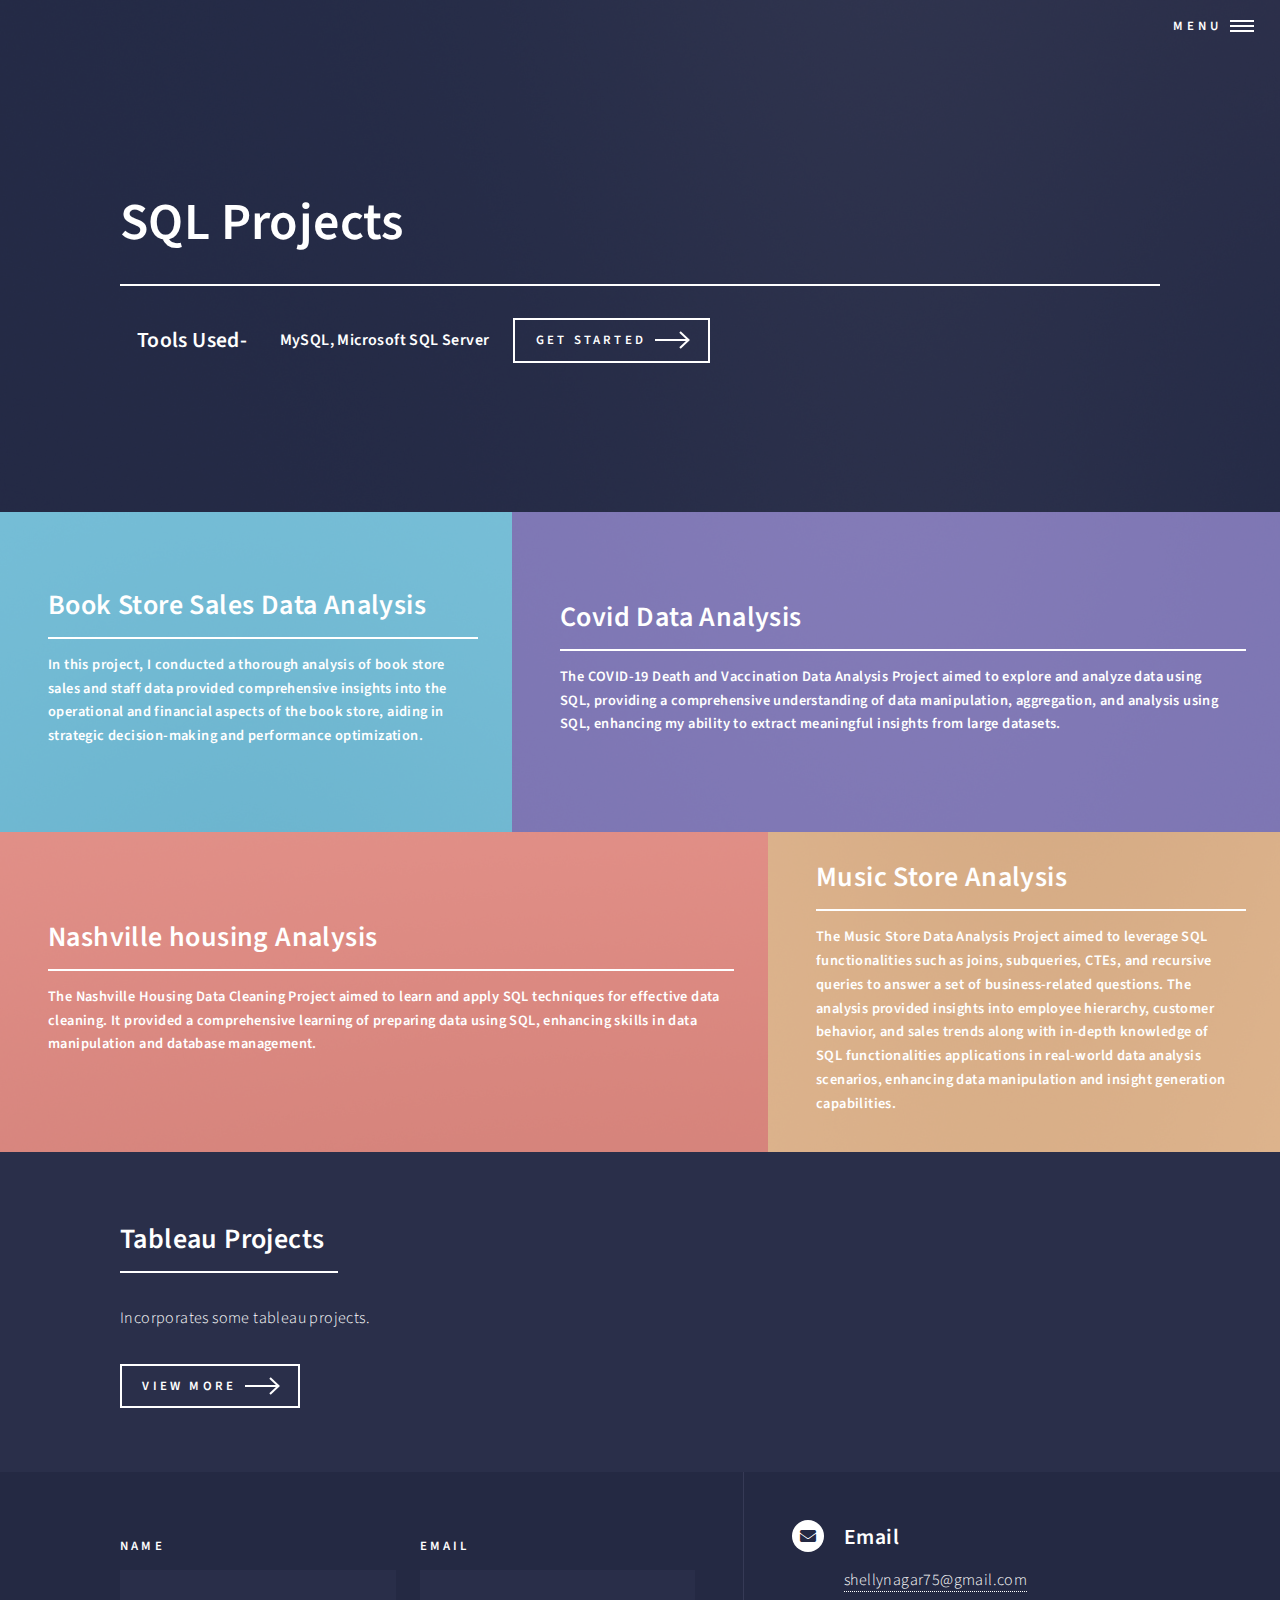
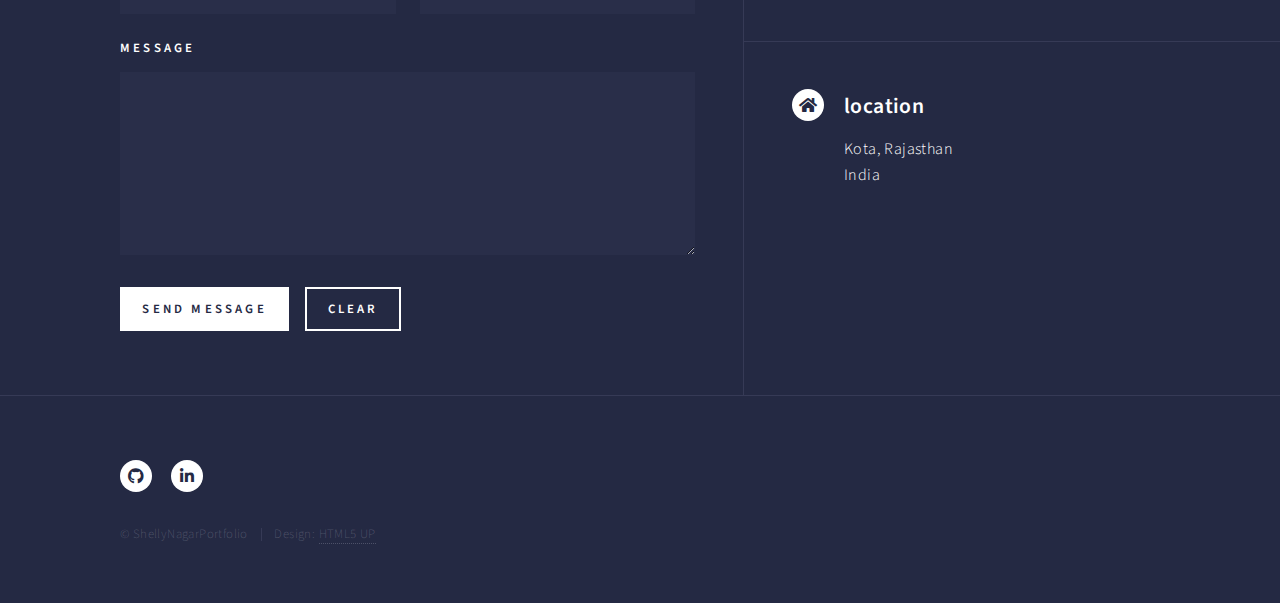
<file: SQL.html>
<!DOCTYPE HTML>
<!--
	Forty by HTML5 UP
	html5up.net | @ajlkn
	Free for personal and commercial use under the CCA 3.0 license (html5up.net/license)
-->
<html>
	<head>
		<title>SQL Projects - Shelly Nagar Portfolio</title>
		<meta charset="utf-8" />
		<meta name="viewport" content="width=device-width, initial-scale=1, user-scalable=no" />
		<link rel="stylesheet" href="assets/css/main.css" />
		<noscript><link rel="stylesheet" href="assets/css/noscript.css" /></noscript>
	</head>
	<body class="is-preload">

		<!-- Wrapper -->
			<div id="wrapper">

				<!-- Header -->
				<!-- Note: The "styleN" class below should match that of the banner element. -->
					<header id="header" class="alt style2">
						<!--<a href="index.html" class="logo"><strong>Forty</strong> <span>by HTML5 UP</span></a>-->
						<nav>
							<a href="#menu">Menu</a>
						</nav>
					</header>

				<!-- Menu -->
					<nav id="menu">
						<ul class="links">
							<style>
								.links {
                                        list-style: none;
                                        padding: 0;
                                       }

                                .links li {
									        .container {
                                                        display: flex;
                                                       }

                                            .flex-item {
														flex-shrink: 0;
														width: 200px; /* or any fixed width */
														min-width: 200px; /* ensures the minimum width */
													}
										   align-items: center;
                                           margin: 5px 0; /* Optional: adds some space between items */
                                          }

                                .links img.logo {
													/*width: 30px; /* Adjust the size as needed */
													/*height: auto; /* Maintain aspect ratio */
													vertical-align: middle;
													
													margin-right: 5px; /* Space between the logo and text */
												}
							</style>
							<li><a href="index.html">Home</a></li>
							<li><a href="Power BI.html"><img src="images/power_bi.png" style="width:50px; height:40px;" alt="Power BI Logo" class="logo">Power BI</a></li>
							<li><a href="Python.html"><img src="images/python.png" style="width:50px; height:40px;" alt="Python Logo" class="logo"> Python</a></li>
							<li><a href="SQL.html"><img src="images/SQL.png" style="width:50px; height:40px;" alt="SQL Logo" class="logo">SQL</a></li>
							<li><a href="Tableau.html"><img src="images/tableau.png" style="width:50px; height:40px;" alt="Tableau Logo" class="logo">Tableau</a></li>
						</ul>
						<!--<ul class="actions stacked">
							<li><a href="#" class="button primary fit">Get Started</a></li>
						
						</ul>-->
					</nav>

				<!-- Banner -->
				<!-- Note: The "styleN" class below should match that of the header element. -->
					<section id="banner" class="style7">
						<div class="inner">
							<span class="image">
								<img src="images/pic07.jpg" alt="" />
							</span>
							<header class="major">
								<h1>SQL Projects</h1>
							</header>
							<div class="content">
								<p><h3>Tools Used-</h3>
								<b>MySQL, Microsoft SQL Server</b>
								<ul class="actions">
									<li><a href="#one" class="button next scrolly">Get Started</a></li>
								</ul>
							    </p>
							</div>
							
						</div>
					</section>

				<!-- Main -->
					<div id="main">

						<!-- One -->
							<!--<section id="one">
								<div class="inner">
									<header class="major">
										<h2>Let's get started</h2>
									</header>-->
									<!--<p>Nullam et orci eu lorem consequat tincidunt vivamus et sagittis magna sed nunc rhoncus condimentum sem. In efficitur ligula tate urna. Maecenas massa vel lacinia pellentesque lorem ipsum dolor. Nullam et orci eu lorem consequat tincidunt. Vivamus et sagittis libero. Nullam et orci eu lorem consequat tincidunt vivamus et sagittis magna sed nunc rhoncus condimentum sem. In efficitur ligula tate urna.</p>-->
								<!--</div>
							</section>-->

						<!--Two -->
						<section id="one" class="tiles">
							<article>
								<span class="image">
									<img src="images/pic01.jpg" alt="" />
								</span>
								<header class="major">
									<h3><a href="https://github.com/shellynagar27/Portfolio-Projects/tree/main/Book%20Store%20SQL%20Project" class="link">Book Store Sales Data Analysis</a></h3>
									<p><h5>In this project, I conducted a thorough analysis of book store sales and staff data provided comprehensive insights into the operational and financial aspects of the book store, aiding in strategic decision-making and performance optimization.</h5></p>
								</header>
							</article>
							<article>
								<span class="image">
									<img src="images/pic02.jpg" alt="" />
								</span>
								<header class="major">
									<h3><a href="https://github.com/shellynagar27/Portfolio-Projects/tree/main/Practice%20Projects/SQL/Covid%20analysis" class="link">Covid Data Analysis</a></h3>
									<p><h5>The COVID-19 Death and Vaccination Data Analysis Project aimed to explore and analyze data using SQL, providing a comprehensive understanding of data manipulation, aggregation, and analysis using SQL, enhancing my ability to extract meaningful insights from large datasets.</h5></p>
								</header>
							</article>
							<article>
								<span class="image">
									<img src="images/pic03.jpg" alt="" />
								</span>
								<header class="major">
									<h3><a href="https://github.com/shellynagar27/Portfolio-Projects/tree/main/Practice%20Projects/SQL/Housing%20Project" class="link">Nashville housing Analysis</a></h3>
									<p><h5>The Nashville Housing Data Cleaning Project aimed to learn and apply SQL techniques for effective data cleaning. It provided a comprehensive learning of preparing data using SQL, enhancing skills in data manipulation and database management.</h5></p>
								</header>
							</article>
							<article>
								<span class="image">
									<img src="images/pic04.jpg" alt="" />
								</span>
								<header class="major">
									<h3><a href="https://github.com/shellynagar27/Portfolio-Projects/tree/main/Practice%20Projects/SQL/Music%20Store%20Project" class="link">Music Store Analysis</a></h3>
									<p><h5>The Music Store Data Analysis Project aimed to leverage SQL functionalities such as joins, subqueries, CTEs, and recursive queries to answer a set of business-related questions. The analysis provided insights into employee hierarchy, customer behavior, and sales trends along with in-depth knowledge of SQL functionalities applications in real-world data analysis scenarios, enhancing data manipulation and insight generation capabilities.</h5></p>
								</header>
							</article>
							<!--<article>
								<span class="image">
									<img src="images/pic05.jpg" alt="" />
								</span>
								<header class="major">
									<h3><a href="https://github.com/shellynagar27/Portfolio-Projects/tree/main/Practice%20Projects/Power%20BI/Finance%20Dashboard" class="link">Finance Practice Project in Power BI</a></h3>
									<p>features-Dynamic title, tooltip, refresh and many more </p>
								</header>
							</article>
							<article>
								<span class="image">
									<img src="images/pic06.jpg" alt="" />
								</span>
								<header class="major">
									<h3><a href="https://github.com/shellynagar27/Portfolio-Projects/tree/main/Practice%20Projects/Power%20BI/Election%20Dashboard" class="link">Election Power BI Practice Project</a></h3>
									<p>India Election result visualization for years  2014, 2019 and 2024</p>
								</header>
							</article>
							<article>
								<span class="image">
									<img src="images/pic01.jpg" alt="" />
								</span>
								<header class="major">
									<h3><a href="https://github.com/shellynagar27/Portfolio-Projects/tree/main/Excel%20Project" class="link">Health Care Sector Power BI Project</a></h3>
									<p>Background and logo creation through Canva, Patient and Diagnosis data analysis</p>
								</header>
							</article>
							<article>
								<span class="image">
									<img src="images/pic02.jpg" alt="" />
								</span>
								<header class="major">
									<h3><a href="https://github.com/shellynagar27/Portfolio-Projects/tree/main/Practice%20Projects/Python/IBM%20Coursera%20Practice" class="link">ATM Transaction Power BI Project </a></h3>
									<p>Background creation through Figma, Anayzed different region ATMs based on customer, monthly revenue and many more </p>
								</header>
							</article>-->
						</section>
					    <!-- Three -->
							<section id="two">
								<div class="inner">
									<header class="major">
										<h2>Tableau Projects</h2>
									</header>
									<p>Incorporates some tableau projects.</p>
									<ul class="actions">
										<li><a href="Tableau.html" class="button next">View More</a></li>
									</ul>
								</div>
							</section>
					</div>

				<!-- Contact -->
					<section id="contact">
						<div class="inner">
							<section>
								<form method="post" action="#">
									<div class="fields">
										<div class="field half">
											<label for="name">Name</label>
											<input type="text" name="name" id="name" />
										</div>
										<div class="field half">
											<label for="email">Email</label>
											<input type="text" name="email" id="email" />
										</div>
										<div class="field">
											<label for="message">Message</label>
											<textarea name="message" id="message" rows="6"></textarea>
										</div>
									</div>
									<ul class="actions">
										<li><input type="submit" value="Send Message" class="primary" /></li>
										<li><input type="reset" value="Clear" /></li>
									</ul>
								</form>
							</section>
							<section class="split">
								<section>
									<div class="contact-method">
										<span class="icon solid alt fa-envelope"></span>
										<h3>Email</h3>
										<a href="#">shellynagar75@gmail.com</a>
									</div>
								</section>
								<!--<section>
									<div class="contact-method">
										<span class="icon solid alt fa-phone"></span>
										<h3>Phone</h3>
										<span>(000) 000-0000 x12387</span>
									</div>
								</section>-->
								<section>
									<div class="contact-method">
										<span class="icon solid alt fa-home"></span>
										<h3>location</h3>
										<span>Kota, Rajasthan<br />
										India</span>
									</div>
								</section>
							</section>
						</div>
					</section>

				<!-- Footer -->
					<footer id="footer">
						<div class="inner">
							<ul class="icons">
								<!--<li><a href="#" class="icon brands alt fa-twitter"><span class="label">Twitter</span></a></li>
								<li><a href="#" class="icon brands alt fa-facebook-f"><span class="label">Facebook</span></a></li>
								<li><a href="#" class="icon brands alt fa-instagram"><span class="label">Instagram</span></a></li>-->
								<li><a href="https://github.com/shellynagar27" class="icon brands alt fa-github"><span class="label">GitHub</span></a></li>
								<li><a href="https://www.linkedin.com/in/shelly-nagar-909689176/" class="icon brands alt fa-linkedin-in"><span class="label">LinkedIn</span></a></li>
							</ul>
							<ul class="copyright">
								<li>&copy; ShellyNagarPortfolio</li><li>Design: <a href="https://html5up.net">HTML5 UP</a></li>
							</ul>
						</div>
					</footer>

			</div>

		<!-- Scripts -->
			<script src="assets/js/jquery.min.js"></script>
			<script src="assets/js/jquery.scrolly.min.js"></script>
			<script src="assets/js/jquery.scrollex.min.js"></script>
			<script src="assets/js/browser.min.js"></script>
			<script src="assets/js/breakpoints.min.js"></script>
			<script src="assets/js/util.js"></script>
			<script src="assets/js/main.js"></script>

	</body>
</html>
</file>
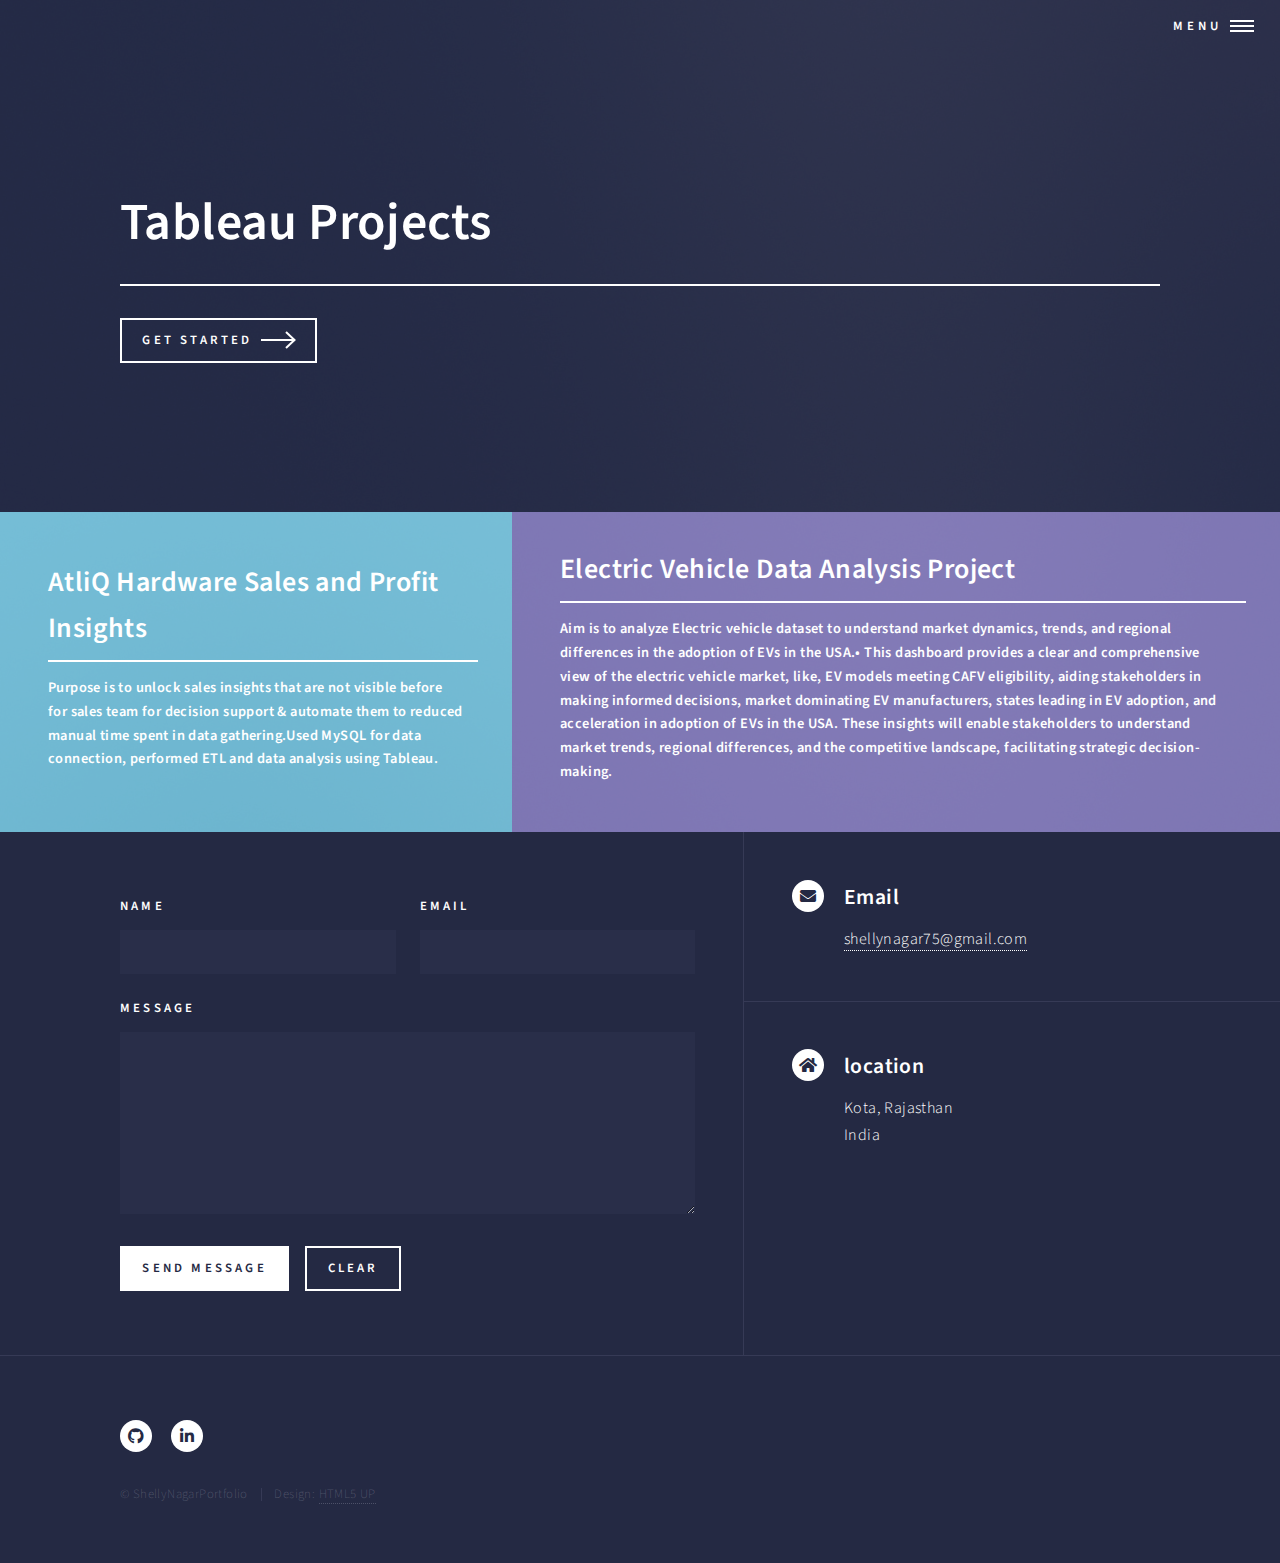
<file: Tableau.html>
<!DOCTYPE HTML>
<!--
	Forty by HTML5 UP
	html5up.net | @ajlkn
	Free for personal and commercial use under the CCA 3.0 license (html5up.net/license)
-->
<html>
	<head>
		<title>Tableau Projects - Shelly Nagar Portfolio</title>
		<meta charset="utf-8" />
		<meta name="viewport" content="width=device-width, initial-scale=1, user-scalable=no" />
		<link rel="stylesheet" href="assets/css/main.css" />
		<noscript><link rel="stylesheet" href="assets/css/noscript.css" /></noscript>
	</head>
	<body class="is-preload">

		<!-- Wrapper -->
			<div id="wrapper">

				<!-- Header -->
				<!-- Note: The "styleN" class below should match that of the banner element. -->
					<header id="header" class="alt style2">
						<!--<a href="index.html" class="logo"><strong>Forty</strong> <span>by HTML5 UP</span></a>-->
						<nav>
							<a href="#menu">Menu</a>
						</nav>
					</header>

				<!-- Menu -->
					<nav id="menu">
						<ul class="links">
							<style>
								.links {
                                        list-style: none;
                                        padding: 0;
                                       }

                                .links li {
									        .container {
                                                        display: flex;
                                                       }

                                            .flex-item {
														flex-shrink: 0;
														width: 200px; /* or any fixed width */
														min-width: 200px; /* ensures the minimum width */
													}
										   align-items: center;
                                           margin: 5px 0; /* Optional: adds some space between items */
                                          }

                                .links img.logo {
													/*width: 30px; /* Adjust the size as needed */
													/*height: auto; /* Maintain aspect ratio */
													vertical-align: middle;
													
													margin-right: 5px; /* Space between the logo and text */
												}
							</style>
							<li><a href="index.html">Home</a></li>
							<li><a href="Power BI.html"><img src="images/power_bi.png" style="width:50px; height:40px;" alt="Power BI Logo" class="logo">Power BI</a></li>
							<li><a href="Python.html"><img src="images/python.png" style="width:50px; height:40px;" alt="Python Logo" class="logo"> Python</a></li>
							<li><a href="SQL.html"><img src="images/SQL.png" style="width:50px; height:40px;" alt="SQL Logo" class="logo">SQL</a></li>
							<li><a href="Tableau.html"><img src="images/tableau.png" style="width:50px; height:40px;" alt="Tableau Logo" class="logo">Tableau</a></li>
						</ul>
						<!--<ul class="actions stacked">
							<li><a href="#" class="button primary fit">Get Started</a></li>
						
						</ul>-->
					</nav>

				<!-- Banner -->
				<!-- Note: The "styleN" class below should match that of the header element. -->
					<section id="banner" class="style7">
						<div class="inner">
							<span class="image">
								<img src="images/pic07.jpg" alt="" />
							</span>
							<header class="major">
								<h1>Tableau Projects</h1>
							</header>
							<ul class="actions">
								<li><a href="#two" class="button next scrolly">Get Started</a></li>
							</ul>
							<!--<div class="content">
								<p><h3> Coming soon</h3></p>
							</div>-->
						</div>
					</section>
                
				<!-- Main -->
					<div id="main">

						<!-- One -->
							<!--<section id="one">
								<div class="inner">
									<header class="major">
										<h2>Let's get started</h2>
									</header>-->
									<!--<p>Nullam et orci eu lorem consequat tincidunt vivamus et sagittis magna sed nunc rhoncus condimentum sem. In efficitur ligula tate urna. Maecenas massa vel lacinia pellentesque lorem ipsum dolor. Nullam et orci eu lorem consequat tincidunt. Vivamus et sagittis libero. Nullam et orci eu lorem consequat tincidunt vivamus et sagittis magna sed nunc rhoncus condimentum sem. In efficitur ligula tate urna.</p>-->
								<!--</div>
							</section>-->

						<!--Two -->
						<section id="two" class="tiles">
							<article>
								<span class="image">
									<img src="images/pic01.jpg" alt="" />
								</span>
								<header class="major">
									<h3><a href="https://github.com/shellynagar27/AtliQ-Hardware-Sales-Profit-Insights-Tableau-Project" class="link">AtliQ Hardware Sales and Profit Insights</a></h3>
									<p><h5>Purpose is to unlock sales insights that are not visible before for sales team for decision support & automate them to reduced manual time 
										spent in data gathering.Used MySQL for data connection, performed ETL and data analysis using Tableau.
									</h5></p>
								</header>
							</article>
							<article>
								<span class="image">
									<img src="images/pic02.jpg" alt="" />
								</span>
								<header class="major">
									<h3><a href="https://github.com/shellynagar27/Portfolio-Projects/tree/main/Practice%20Projects/Python/IBM%20Coursera%20Practice" class="link">Electric Vehicle Data Analysis Project</a></h3>
									<p><h5>Aim is to analyze Electric vehicle dataset to understand market dynamics, trends, and regional differences in the adoption of EVs in the USA.•	This dashboard provides a clear and comprehensive view of the electric vehicle market, like, EV models meeting CAFV eligibility, aiding stakeholders in making informed decisions, market dominating EV manufacturers, states leading in EV adoption, and acceleration in adoption of EVs in the USA. These insights will enable stakeholders to understand market trends, regional differences, and the competitive landscape, facilitating strategic decision-making.
									</h5></p>
								</header>
							</article>
							<!--<article>
								<span class="image">
									<img src="images/pic03.jpg" alt="" />
								</span>
								<header class="major">
									<h3><a href="https://github.com/shellynagar27/Portfolio-Projects/blob/main/Practice%20Projects/Python/Scraping%20Data%20from%20real%20website%20.ipynb" class="link">Web Scrapping Python Practice Project</a></h3>
									<p>Data exploring and importing, libraries used BeautifulSoup and requests</p>
								</header>
							</article>
							<article>
								<span class="image">
									<img src="images/pic04.jpg" alt="" />
								</span>
								<header class="major">
									<h3><a href="https://github.com/shellynagar27/Portfolio-Projects/tree/main/Practice%20Projects/Power%20BI/pwc%20call%20center%20project" class="link">PWC Call centre Practice Project</a></h3>
									<p>Dashboard creation for better customer analysis and visualization</p>
								</header>
							</article>
							<article>
								<span class="image">
									<img src="images/pic05.jpg" alt="" />
								</span>
								<header class="major">
									<h3><a href="https://github.com/shellynagar27/Portfolio-Projects/tree/main/Practice%20Projects/Power%20BI/Finance%20Dashboard" class="link">Finance Practice Project in Power BI</a></h3>
									<p>features-Dynamic title, tooltip, refresh and many more </p>
								</header>
							</article>
							<article>
								<span class="image">
									<img src="images/pic06.jpg" alt="" />
								</span>
								<header class="major">
									<h3><a href="https://github.com/shellynagar27/Portfolio-Projects/tree/main/Practice%20Projects/Power%20BI/Election%20Dashboard" class="link">Election Power BI Practice Project</a></h3>
									<p>India Election result visualization for years  2014, 2019 and 2024</p>
								</header>
							</article>
							<article>
								<span class="image">
									<img src="images/pic01.jpg" alt="" />
								</span>
								<header class="major">
									<h3><a href="https://github.com/shellynagar27/Portfolio-Projects/tree/main/Excel%20Project" class="link">Health Care Sector Power BI Project</a></h3>
									<p>Background and logo creation through Canva, Patient and Diagnosis data analysis</p>
								</header>
							</article>
							<article>
								<span class="image">
									<img src="images/pic02.jpg" alt="" />
								</span>
								<header class="major">
									<h3><a href="https://github.com/shellynagar27/Portfolio-Projects/tree/main/Practice%20Projects/Python/IBM%20Coursera%20Practice" class="link">ATM Transaction Power BI Project </a></h3>
									<p>Background creation through Figma, Anayzed different region ATMs based on customer, monthly revenue and many more </p>
								</header>
							</article>-->
						</section>
					 </div>   
				<!-- Contact -->
					<section id="contact">
						<div class="inner">
							<section>
								<form method="post" action="#">
									<div class="fields">
										<div class="field half">
											<label for="name">Name</label>
											<input type="text" name="name" id="name" />
										</div>
										<div class="field half">
											<label for="email">Email</label>
											<input type="text" name="email" id="email" />
										</div>
										<div class="field">
											<label for="message">Message</label>
											<textarea name="message" id="message" rows="6"></textarea>
										</div>
									</div>
									<ul class="actions">
										<li><input type="submit" value="Send Message" class="primary" /></li>
										<li><input type="reset" value="Clear" /></li>
									</ul>
								</form>
							</section>
							<section class="split">
								<section>
									<div class="contact-method">
										<span class="icon solid alt fa-envelope"></span>
										<h3>Email</h3>
										<a href="#">shellynagar75@gmail.com</a>
									</div>
								</section>
								<!--<section>
									<div class="contact-method">
										<span class="icon solid alt fa-phone"></span>
										<h3>Phone</h3>
										<span>(000) 000-0000 x12387</span>
									</div>
								</section>-->
								<section>
									<div class="contact-method">
										<span class="icon solid alt fa-home"></span>
										<h3>location</h3>
										<span>Kota, Rajasthan<br />
										India</span>
									</div>
								</section>
							</section>
						</div>
					</section>

				<!-- Footer -->
					<footer id="footer">
						<div class="inner">
							<ul class="icons">
								<!--<li><a href="#" class="icon brands alt fa-twitter"><span class="label">Twitter</span></a></li>
								<li><a href="#" class="icon brands alt fa-facebook-f"><span class="label">Facebook</span></a></li>
								<li><a href="#" class="icon brands alt fa-instagram"><span class="label">Instagram</span></a></li>-->
								<li><a href="https://github.com/shellynagar27" class="icon brands alt fa-github"><span class="label">GitHub</span></a></li>
								<li><a href="https://www.linkedin.com/in/shelly-nagar-909689176/" class="icon brands alt fa-linkedin-in"><span class="label">LinkedIn</span></a></li>
							</ul>
							<ul class="copyright">
								<li>&copy; ShellyNagarPortfolio</li><li>Design: <a href="https://html5up.net">HTML5 UP</a></li>
							</ul>
						</div>
					</footer>

			</div>

		<!-- Scripts -->
			<script src="assets/js/jquery.min.js"></script>
			<script src="assets/js/jquery.scrolly.min.js"></script>
			<script src="assets/js/jquery.scrollex.min.js"></script>
			<script src="assets/js/browser.min.js"></script>
			<script src="assets/js/breakpoints.min.js"></script>
			<script src="assets/js/util.js"></script>
			<script src="assets/js/main.js"></script>

	</body>
</html>
</file>
<file: assets/css/noscript.css>
/*
	Forty by HTML5 UP
	html5up.net | @ajlkn
	Free for personal and commercial use under the CCA 3.0 license (html5up.net/license)
*/

/* Banner */

	body.is-preload #banner:after {
		opacity: 0.85;
	}

	body.is-preload #banner > .inner {
		-moz-filter: none;
		-webkit-filter: none;
		-ms-filter: none;
		filter: none;
		-moz-transform: none;
		-webkit-transform: none;
		-ms-transform: none;
		transform: none;
		opacity: 1;
	}
</file>
<file: assets/css/main.css>
@import url(fontawesome-all.min.css);
@import url("https://fonts.googleapis.com/css?family=Source+Sans+Pro:300,300italic,600,600italic");

/*
	Forty by HTML5 UP
	html5up.net | @ajlkn
	Free for personal and commercial use under the CCA 3.0 license (html5up.net/license)
*/

html, body, div, span, applet, object,
iframe, h1, h2, h3, h4, h5, h6, p, blockquote,
pre, a, abbr, acronym, address, big, cite,
code, del, dfn, em, img, ins, kbd, q, s, samp,
small, strike, strong, sub, sup, tt, var, b,
u, i, center, dl, dt, dd, ol, ul, li, fieldset,
form, label, legend, table, caption, tbody,
tfoot, thead, tr, th, td, article, aside,
canvas, details, embed, figure, figcaption,
footer, header, hgroup, menu, nav, output, ruby,
section, summary, time, mark, audio, video {
	margin: 0;
	padding: 0;
	border: 0;
	font-size: 100%;
	font: inherit;
	vertical-align: baseline;}

article, aside, details, figcaption, figure,
footer, header, hgroup, menu, nav, section {
	display: block;}

body {
	line-height: 1;
}

ol, ul {
	list-style: none;
}

blockquote, q {
	quotes: none;
}

	blockquote:before, blockquote:after, q:before, q:after {
		content: '';
		content: none;
	}

table {
	border-collapse: collapse;
	border-spacing: 0;
}

body {
	-webkit-text-size-adjust: none;
}

mark {
	background-color: transparent;
	color: inherit;
}

input::-moz-focus-inner {
	border: 0;
	padding: 0;
}

input, select, textarea {
	-moz-appearance: none;
	-webkit-appearance: none;
	-ms-appearance: none;
	appearance: none;
}

/* Basic */

	@-ms-viewport {
		width: device-width;
	}

	body {
		-ms-overflow-style: scrollbar;
	}

	@media screen and (max-width: 480px) {

		html, body {
			min-width: 320px;
		}

	}

	html {
		box-sizing: border-box;
	}

	*, *:before, *:after {
		box-sizing: inherit;
	}

	body {
		background: #242943;
	}

		body.is-preload *, body.is-preload *:before, body.is-preload *:after {
			-moz-animation: none !important;
			-webkit-animation: none !important;
			-ms-animation: none !important;
			animation: none !important;
			-moz-transition: none !important;
			-webkit-transition: none !important;
			-ms-transition: none !important;
			transition: none !important;
		}

/* Type */

	body, input, select, textarea {
		color: #ffffff;
		font-family: "Source Sans Pro", Helvetica, sans-serif;
		font-size: 17pt;
		font-weight: 300;
		letter-spacing: 0.025em;
		line-height: 1.65;
	}

		@media screen and (max-width: 1680px) {

			body, input, select, textarea {
				font-size: 14pt;
			}

		}

		@media screen and (max-width: 1280px) {

			body, input, select, textarea {
				font-size: 12pt;
			}

		}

		@media screen and (max-width: 360px) {

			body, input, select, textarea {
				font-size: 11pt;
			}

		}

	a {
		-moz-transition: color 0.2s ease-in-out, border-bottom-color 0.2s ease-in-out;
		-webkit-transition: color 0.2s ease-in-out, border-bottom-color 0.2s ease-in-out;
		-ms-transition: color 0.2s ease-in-out, border-bottom-color 0.2s ease-in-out;
		transition: color 0.2s ease-in-out, border-bottom-color 0.2s ease-in-out;
		border-bottom: dotted 1px;
		color: inherit;
		text-decoration: none;
	}

		a:hover {
			border-bottom-color: transparent;
			color: #9bf1ff !important;
		}

		a:active {
			color: #53e3fb !important;
		}

	strong, b {
		color: #ffffff;
		font-weight: 600;
	}

	em, i {
		font-style: italic;
	}

	p {
		margin: 0 0 2em 0;
	}

	h1, h2, h3, h4, h5, h6 {
		color: #ffffff;
		font-weight: 600;
		line-height: 1.65;
		margin: 0 0 1em 0;
	}

		h1 a, h2 a, h3 a, h4 a, h5 a, h6 a {
			color: inherit;
			border-bottom: 0;
		}

	h1 {
		font-size: 2.5em;
	}

	h2 {
		font-size: 1.75em;
	}

	h3 {
		font-size: 1.35em;
	}

	h4 {
		font-size: 1.1em;
	}

	h5 {
		font-size: 0.9em;
	}

	h6 {
		font-size: 0.7em;
	}

	@media screen and (max-width: 736px) {

		h1 {
			font-size: 2em;
		}

		h2 {
			font-size: 1.5em;
		}

		h3 {
			font-size: 1.25em;
		}

	}

	sub {
		font-size: 0.8em;
		position: relative;
		top: 0.5em;
	}

	sup {
		font-size: 0.8em;
		position: relative;
		top: -0.5em;
	}

	blockquote {
		border-left: solid 4px rgba(212, 212, 255, 0.1);
		font-style: italic;
		margin: 0 0 2em 0;
		padding: 0.5em 0 0.5em 2em;
	}

	code {
		background: rgba(212, 212, 255, 0.035);
		font-family: "Courier New", monospace;
		font-size: 0.9em;
		margin: 0 0.25em;
		padding: 0.25em 0.65em;
	}

	pre {
		-webkit-overflow-scrolling: touch;
		font-family: "Courier New", monospace;
		font-size: 0.9em;
		margin: 0 0 2em 0;
	}

		pre code {
			display: block;
			line-height: 1.75;
			padding: 1em 1.5em;
			overflow-x: auto;
		}

	hr {
		border: 0;
		border-bottom: solid 1px rgba(212, 212, 255, 0.1);
		margin: 2em 0;
	}

		hr.major {
			margin: 3em 0;
		}

	.align-left {
		text-align: left;
	}

	.align-center {
		text-align: center;
	}

	.align-right {
		text-align: right;
	}

/* Row */

	.row {
		display: flex;
		flex-wrap: wrap;
		box-sizing: border-box;
		align-items: stretch;
	}

		.row > * {
			box-sizing: border-box;
		}

		.row.gtr-uniform > * > :last-child {
			margin-bottom: 0;
		}

		.row.aln-left {
			justify-content: flex-start;
		}

		.row.aln-center {
			justify-content: center;
		}

		.row.aln-right {
			justify-content: flex-end;
		}

		.row.aln-top {
			align-items: flex-start;
		}

		.row.aln-middle {
			align-items: center;
		}

		.row.aln-bottom {
			align-items: flex-end;
		}

		.row > .imp {
			order: -1;
		}

		.row > .col-1 {
			width: 8.33333%;
		}

		.row > .off-1 {
			margin-left: 8.33333%;
		}

		.row > .col-2 {
			width: 16.66667%;
		}

		.row > .off-2 {
			margin-left: 16.66667%;
		}

		.row > .col-3 {
			width: 25%;
		}

		.row > .off-3 {
			margin-left: 25%;
		}

		.row > .col-4 {
			width: 33.33333%;
		}

		.row > .off-4 {
			margin-left: 33.33333%;
		}

		.row > .col-5 {
			width: 41.66667%;
		}

		.row > .off-5 {
			margin-left: 41.66667%;
		}

		.row > .col-6 {
			width: 50%;
		}

		.row > .off-6 {
			margin-left: 50%;
		}

		.row > .col-7 {
			width: 58.33333%;
		}

		.row > .off-7 {
			margin-left: 58.33333%;
		}

		.row > .col-8 {
			width: 66.66667%;
		}

		.row > .off-8 {
			margin-left: 66.66667%;
		}

		.row > .col-9 {
			width: 75%;
		}

		.row > .off-9 {
			margin-left: 75%;
		}

		.row > .col-10 {
			width: 83.33333%;
		}

		.row > .off-10 {
			margin-left: 83.33333%;
		}

		.row > .col-11 {
			width: 91.66667%;
		}

		.row > .off-11 {
			margin-left: 91.66667%;
		}

		.row > .col-12 {
			width: 100%;
		}

		.row > .off-12 {
			margin-left: 100%;
		}

		.row.gtr-0 {
			margin-top: 0;
			margin-left: 0em;
		}

			.row.gtr-0 > * {
				padding: 0 0 0 0em;
			}

			.row.gtr-0.gtr-uniform {
				margin-top: 0em;
			}

				.row.gtr-0.gtr-uniform > * {
					padding-top: 0em;
				}

		.row.gtr-25 {
			margin-top: 0;
			margin-left: -0.5em;
		}

			.row.gtr-25 > * {
				padding: 0 0 0 0.5em;
			}

			.row.gtr-25.gtr-uniform {
				margin-top: -0.5em;
			}

				.row.gtr-25.gtr-uniform > * {
					padding-top: 0.5em;
				}

		.row.gtr-50 {
			margin-top: 0;
			margin-left: -1em;
		}

			.row.gtr-50 > * {
				padding: 0 0 0 1em;
			}

			.row.gtr-50.gtr-uniform {
				margin-top: -1em;
			}

				.row.gtr-50.gtr-uniform > * {
					padding-top: 1em;
				}

		.row {
			margin-top: 0;
			margin-left: -2em;
		}

			.row > * {
				padding: 0 0 0 2em;
			}

			.row.gtr-uniform {
				margin-top: -2em;
			}

				.row.gtr-uniform > * {
					padding-top: 2em;
				}

		.row.gtr-150 {
			margin-top: 0;
			margin-left: -3em;
		}

			.row.gtr-150 > * {
				padding: 0 0 0 3em;
			}

			.row.gtr-150.gtr-uniform {
				margin-top: -3em;
			}

				.row.gtr-150.gtr-uniform > * {
					padding-top: 3em;
				}

		.row.gtr-200 {
			margin-top: 0;
			margin-left: -4em;
		}

			.row.gtr-200 > * {
				padding: 0 0 0 4em;
			}

			.row.gtr-200.gtr-uniform {
				margin-top: -4em;
			}

				.row.gtr-200.gtr-uniform > * {
					padding-top: 4em;
				}

		@media screen and (max-width: 1680px) {

			.row {
				display: flex;
				flex-wrap: wrap;
				box-sizing: border-box;
				align-items: stretch;
			}

				.row > * {
					box-sizing: border-box;
				}

				.row.gtr-uniform > * > :last-child {
					margin-bottom: 0;
				}

				.row.aln-left {
					justify-content: flex-start;
				}

				.row.aln-center {
					justify-content: center;
				}

				.row.aln-right {
					justify-content: flex-end;
				}

				.row.aln-top {
					align-items: flex-start;
				}

				.row.aln-middle {
					align-items: center;
				}

				.row.aln-bottom {
					align-items: flex-end;
				}

				.row > .imp-xlarge {
					order: -1;
				}

				.row > .col-1-xlarge {
					width: 8.33333%;
				}

				.row > .off-1-xlarge {
					margin-left: 8.33333%;
				}

				.row > .col-2-xlarge {
					width: 16.66667%;
				}

				.row > .off-2-xlarge {
					margin-left: 16.66667%;
				}

				.row > .col-3-xlarge {
					width: 25%;
				}

				.row > .off-3-xlarge {
					margin-left: 25%;
				}

				.row > .col-4-xlarge {
					width: 33.33333%;
				}

				.row > .off-4-xlarge {
					margin-left: 33.33333%;
				}

				.row > .col-5-xlarge {
					width: 41.66667%;
				}

				.row > .off-5-xlarge {
					margin-left: 41.66667%;
				}

				.row > .col-6-xlarge {
					width: 50%;
				}

				.row > .off-6-xlarge {
					margin-left: 50%;
				}

				.row > .col-7-xlarge {
					width: 58.33333%;
				}

				.row > .off-7-xlarge {
					margin-left: 58.33333%;
				}

				.row > .col-8-xlarge {
					width: 66.66667%;
				}

				.row > .off-8-xlarge {
					margin-left: 66.66667%;
				}

				.row > .col-9-xlarge {
					width: 75%;
				}

				.row > .off-9-xlarge {
					margin-left: 75%;
				}

				.row > .col-10-xlarge {
					width: 83.33333%;
				}

				.row > .off-10-xlarge {
					margin-left: 83.33333%;
				}

				.row > .col-11-xlarge {
					width: 91.66667%;
				}

				.row > .off-11-xlarge {
					margin-left: 91.66667%;
				}

				.row > .col-12-xlarge {
					width: 100%;
				}

				.row > .off-12-xlarge {
					margin-left: 100%;
				}

				.row.gtr-0 {
					margin-top: 0;
					margin-left: 0em;
				}

					.row.gtr-0 > * {
						padding: 0 0 0 0em;
					}

					.row.gtr-0.gtr-uniform {
						margin-top: 0em;
					}

						.row.gtr-0.gtr-uniform > * {
							padding-top: 0em;
						}

				.row.gtr-25 {
					margin-top: 0;
					margin-left: -0.5em;
				}

					.row.gtr-25 > * {
						padding: 0 0 0 0.5em;
					}

					.row.gtr-25.gtr-uniform {
						margin-top: -0.5em;
					}

						.row.gtr-25.gtr-uniform > * {
							padding-top: 0.5em;
						}

				.row.gtr-50 {
					margin-top: 0;
					margin-left: -1em;
				}

					.row.gtr-50 > * {
						padding: 0 0 0 1em;
					}

					.row.gtr-50.gtr-uniform {
						margin-top: -1em;
					}

						.row.gtr-50.gtr-uniform > * {
							padding-top: 1em;
						}

				.row {
					margin-top: 0;
					margin-left: -2em;
				}

					.row > * {
						padding: 0 0 0 2em;
					}

					.row.gtr-uniform {
						margin-top: -2em;
					}

						.row.gtr-uniform > * {
							padding-top: 2em;
						}

				.row.gtr-150 {
					margin-top: 0;
					margin-left: -3em;
				}

					.row.gtr-150 > * {
						padding: 0 0 0 3em;
					}

					.row.gtr-150.gtr-uniform {
						margin-top: -3em;
					}

						.row.gtr-150.gtr-uniform > * {
							padding-top: 3em;
						}

				.row.gtr-200 {
					margin-top: 0;
					margin-left: -4em;
				}

					.row.gtr-200 > * {
						padding: 0 0 0 4em;
					}

					.row.gtr-200.gtr-uniform {
						margin-top: -4em;
					}

						.row.gtr-200.gtr-uniform > * {
							padding-top: 4em;
						}

		}

		@media screen and (max-width: 1280px) {

			.row {
				display: flex;
				flex-wrap: wrap;
				box-sizing: border-box;
				align-items: stretch;
			}

				.row > * {
					box-sizing: border-box;
				}

				.row.gtr-uniform > * > :last-child {
					margin-bottom: 0;
				}

				.row.aln-left {
					justify-content: flex-start;
				}

				.row.aln-center {
					justify-content: center;
				}

				.row.aln-right {
					justify-content: flex-end;
				}

				.row.aln-top {
					align-items: flex-start;
				}

				.row.aln-middle {
					align-items: center;
				}

				.row.aln-bottom {
					align-items: flex-end;
				}

				.row > .imp-large {
					order: -1;
				}

				.row > .col-1-large {
					width: 8.33333%;
				}

				.row > .off-1-large {
					margin-left: 8.33333%;
				}

				.row > .col-2-large {
					width: 16.66667%;
				}

				.row > .off-2-large {
					margin-left: 16.66667%;
				}

				.row > .col-3-large {
					width: 25%;
				}

				.row > .off-3-large {
					margin-left: 25%;
				}

				.row > .col-4-large {
					width: 33.33333%;
				}

				.row > .off-4-large {
					margin-left: 33.33333%;
				}

				.row > .col-5-large {
					width: 41.66667%;
				}

				.row > .off-5-large {
					margin-left: 41.66667%;
				}

				.row > .col-6-large {
					width: 50%;
				}

				.row > .off-6-large {
					margin-left: 50%;
				}

				.row > .col-7-large {
					width: 58.33333%;
				}

				.row > .off-7-large {
					margin-left: 58.33333%;
				}

				.row > .col-8-large {
					width: 66.66667%;
				}

				.row > .off-8-large {
					margin-left: 66.66667%;
				}

				.row > .col-9-large {
					width: 75%;
				}

				.row > .off-9-large {
					margin-left: 75%;
				}

				.row > .col-10-large {
					width: 83.33333%;
				}

				.row > .off-10-large {
					margin-left: 83.33333%;
				}

				.row > .col-11-large {
					width: 91.66667%;
				}

				.row > .off-11-large {
					margin-left: 91.66667%;
				}

				.row > .col-12-large {
					width: 100%;
				}

				.row > .off-12-large {
					margin-left: 100%;
				}

				.row.gtr-0 {
					margin-top: 0;
					margin-left: 0em;
				}

					.row.gtr-0 > * {
						padding: 0 0 0 0em;
					}

					.row.gtr-0.gtr-uniform {
						margin-top: 0em;
					}

						.row.gtr-0.gtr-uniform > * {
							padding-top: 0em;
						}

				.row.gtr-25 {
					margin-top: 0;
					margin-left: -0.375em;
				}

					.row.gtr-25 > * {
						padding: 0 0 0 0.375em;
					}

					.row.gtr-25.gtr-uniform {
						margin-top: -0.375em;
					}

						.row.gtr-25.gtr-uniform > * {
							padding-top: 0.375em;
						}

				.row.gtr-50 {
					margin-top: 0;
					margin-left: -0.75em;
				}

					.row.gtr-50 > * {
						padding: 0 0 0 0.75em;
					}

					.row.gtr-50.gtr-uniform {
						margin-top: -0.75em;
					}

						.row.gtr-50.gtr-uniform > * {
							padding-top: 0.75em;
						}

				.row {
					margin-top: 0;
					margin-left: -1.5em;
				}

					.row > * {
						padding: 0 0 0 1.5em;
					}

					.row.gtr-uniform {
						margin-top: -1.5em;
					}

						.row.gtr-uniform > * {
							padding-top: 1.5em;
						}

				.row.gtr-150 {
					margin-top: 0;
					margin-left: -2.25em;
				}

					.row.gtr-150 > * {
						padding: 0 0 0 2.25em;
					}

					.row.gtr-150.gtr-uniform {
						margin-top: -2.25em;
					}

						.row.gtr-150.gtr-uniform > * {
							padding-top: 2.25em;
						}

				.row.gtr-200 {
					margin-top: 0;
					margin-left: -3em;
				}

					.row.gtr-200 > * {
						padding: 0 0 0 3em;
					}

					.row.gtr-200.gtr-uniform {
						margin-top: -3em;
					}

						.row.gtr-200.gtr-uniform > * {
							padding-top: 3em;
						}

		}

		@media screen and (max-width: 980px) {

			.row {
				display: flex;
				flex-wrap: wrap;
				box-sizing: border-box;
				align-items: stretch;
			}

				.row > * {
					box-sizing: border-box;
				}

				.row.gtr-uniform > * > :last-child {
					margin-bottom: 0;
				}

				.row.aln-left {
					justify-content: flex-start;
				}

				.row.aln-center {
					justify-content: center;
				}

				.row.aln-right {
					justify-content: flex-end;
				}

				.row.aln-top {
					align-items: flex-start;
				}

				.row.aln-middle {
					align-items: center;
				}

				.row.aln-bottom {
					align-items: flex-end;
				}

				.row > .imp-medium {
					order: -1;
				}

				.row > .col-1-medium {
					width: 8.33333%;
				}

				.row > .off-1-medium {
					margin-left: 8.33333%;
				}

				.row > .col-2-medium {
					width: 16.66667%;
				}

				.row > .off-2-medium {
					margin-left: 16.66667%;
				}

				.row > .col-3-medium {
					width: 25%;
				}

				.row > .off-3-medium {
					margin-left: 25%;
				}

				.row > .col-4-medium {
					width: 33.33333%;
				}

				.row > .off-4-medium {
					margin-left: 33.33333%;
				}

				.row > .col-5-medium {
					width: 41.66667%;
				}

				.row > .off-5-medium {
					margin-left: 41.66667%;
				}

				.row > .col-6-medium {
					width: 50%;
				}

				.row > .off-6-medium {
					margin-left: 50%;
				}

				.row > .col-7-medium {
					width: 58.33333%;
				}

				.row > .off-7-medium {
					margin-left: 58.33333%;
				}

				.row > .col-8-medium {
					width: 66.66667%;
				}

				.row > .off-8-medium {
					margin-left: 66.66667%;
				}

				.row > .col-9-medium {
					width: 75%;
				}

				.row > .off-9-medium {
					margin-left: 75%;
				}

				.row > .col-10-medium {
					width: 83.33333%;
				}

				.row > .off-10-medium {
					margin-left: 83.33333%;
				}

				.row > .col-11-medium {
					width: 91.66667%;
				}

				.row > .off-11-medium {
					margin-left: 91.66667%;
				}

				.row > .col-12-medium {
					width: 100%;
				}

				.row > .off-12-medium {
					margin-left: 100%;
				}

				.row.gtr-0 {
					margin-top: 0;
					margin-left: 0em;
				}

					.row.gtr-0 > * {
						padding: 0 0 0 0em;
					}

					.row.gtr-0.gtr-uniform {
						margin-top: 0em;
					}

						.row.gtr-0.gtr-uniform > * {
							padding-top: 0em;
						}

				.row.gtr-25 {
					margin-top: 0;
					margin-left: -0.375em;
				}

					.row.gtr-25 > * {
						padding: 0 0 0 0.375em;
					}

					.row.gtr-25.gtr-uniform {
						margin-top: -0.375em;
					}

						.row.gtr-25.gtr-uniform > * {
							padding-top: 0.375em;
						}

				.row.gtr-50 {
					margin-top: 0;
					margin-left: -0.75em;
				}

					.row.gtr-50 > * {
						padding: 0 0 0 0.75em;
					}

					.row.gtr-50.gtr-uniform {
						margin-top: -0.75em;
					}

						.row.gtr-50.gtr-uniform > * {
							padding-top: 0.75em;
						}

				.row {
					margin-top: 0;
					margin-left: -1.5em;
				}

					.row > * {
						padding: 0 0 0 1.5em;
					}

					.row.gtr-uniform {
						margin-top: -1.5em;
					}

						.row.gtr-uniform > * {
							padding-top: 1.5em;
						}

				.row.gtr-150 {
					margin-top: 0;
					margin-left: -2.25em;
				}

					.row.gtr-150 > * {
						padding: 0 0 0 2.25em;
					}

					.row.gtr-150.gtr-uniform {
						margin-top: -2.25em;
					}

						.row.gtr-150.gtr-uniform > * {
							padding-top: 2.25em;
						}

				.row.gtr-200 {
					margin-top: 0;
					margin-left: -3em;
				}

					.row.gtr-200 > * {
						padding: 0 0 0 3em;
					}

					.row.gtr-200.gtr-uniform {
						margin-top: -3em;
					}

						.row.gtr-200.gtr-uniform > * {
							padding-top: 3em;
						}

		}

		@media screen and (max-width: 736px) {

			.row {
				display: flex;
				flex-wrap: wrap;
				box-sizing: border-box;
				align-items: stretch;
			}

				.row > * {
					box-sizing: border-box;
				}

				.row.gtr-uniform > * > :last-child {
					margin-bottom: 0;
				}

				.row.aln-left {
					justify-content: flex-start;
				}

				.row.aln-center {
					justify-content: center;
				}

				.row.aln-right {
					justify-content: flex-end;
				}

				.row.aln-top {
					align-items: flex-start;
				}

				.row.aln-middle {
					align-items: center;
				}

				.row.aln-bottom {
					align-items: flex-end;
				}

				.row > .imp-small {
					order: -1;
				}

				.row > .col-1-small {
					width: 8.33333%;
				}

				.row > .off-1-small {
					margin-left: 8.33333%;
				}

				.row > .col-2-small {
					width: 16.66667%;
				}

				.row > .off-2-small {
					margin-left: 16.66667%;
				}

				.row > .col-3-small {
					width: 25%;
				}

				.row > .off-3-small {
					margin-left: 25%;
				}

				.row > .col-4-small {
					width: 33.33333%;
				}

				.row > .off-4-small {
					margin-left: 33.33333%;
				}

				.row > .col-5-small {
					width: 41.66667%;
				}

				.row > .off-5-small {
					margin-left: 41.66667%;
				}

				.row > .col-6-small {
					width: 50%;
				}

				.row > .off-6-small {
					margin-left: 50%;
				}

				.row > .col-7-small {
					width: 58.33333%;
				}

				.row > .off-7-small {
					margin-left: 58.33333%;
				}

				.row > .col-8-small {
					width: 66.66667%;
				}

				.row > .off-8-small {
					margin-left: 66.66667%;
				}

				.row > .col-9-small {
					width: 75%;
				}

				.row > .off-9-small {
					margin-left: 75%;
				}

				.row > .col-10-small {
					width: 83.33333%;
				}

				.row > .off-10-small {
					margin-left: 83.33333%;
				}

				.row > .col-11-small {
					width: 91.66667%;
				}

				.row > .off-11-small {
					margin-left: 91.66667%;
				}

				.row > .col-12-small {
					width: 100%;
				}

				.row > .off-12-small {
					margin-left: 100%;
				}

				.row.gtr-0 {
					margin-top: 0;
					margin-left: 0em;
				}

					.row.gtr-0 > * {
						padding: 0 0 0 0em;
					}

					.row.gtr-0.gtr-uniform {
						margin-top: 0em;
					}

						.row.gtr-0.gtr-uniform > * {
							padding-top: 0em;
						}

				.row.gtr-25 {
					margin-top: 0;
					margin-left: -0.3125em;
				}

					.row.gtr-25 > * {
						padding: 0 0 0 0.3125em;
					}

					.row.gtr-25.gtr-uniform {
						margin-top: -0.3125em;
					}

						.row.gtr-25.gtr-uniform > * {
							padding-top: 0.3125em;
						}

				.row.gtr-50 {
					margin-top: 0;
					margin-left: -0.625em;
				}

					.row.gtr-50 > * {
						padding: 0 0 0 0.625em;
					}

					.row.gtr-50.gtr-uniform {
						margin-top: -0.625em;
					}

						.row.gtr-50.gtr-uniform > * {
							padding-top: 0.625em;
						}

				.row {
					margin-top: 0;
					margin-left: -1.25em;
				}

					.row > * {
						padding: 0 0 0 1.25em;
					}

					.row.gtr-uniform {
						margin-top: -1.25em;
					}

						.row.gtr-uniform > * {
							padding-top: 1.25em;
						}

				.row.gtr-150 {
					margin-top: 0;
					margin-left: -1.875em;
				}

					.row.gtr-150 > * {
						padding: 0 0 0 1.875em;
					}

					.row.gtr-150.gtr-uniform {
						margin-top: -1.875em;
					}

						.row.gtr-150.gtr-uniform > * {
							padding-top: 1.875em;
						}

				.row.gtr-200 {
					margin-top: 0;
					margin-left: -2.5em;
				}

					.row.gtr-200 > * {
						padding: 0 0 0 2.5em;
					}

					.row.gtr-200.gtr-uniform {
						margin-top: -2.5em;
					}

						.row.gtr-200.gtr-uniform > * {
							padding-top: 2.5em;
						}

		}

		@media screen and (max-width: 480px) {

			.row {
				display: flex;
				flex-wrap: wrap;
				box-sizing: border-box;
				align-items: stretch;
			}

				.row > * {
					box-sizing: border-box;
				}

				.row.gtr-uniform > * > :last-child {
					margin-bottom: 0;
				}

				.row.aln-left {
					justify-content: flex-start;
				}

				.row.aln-center {
					justify-content: center;
				}

				.row.aln-right {
					justify-content: flex-end;
				}

				.row.aln-top {
					align-items: flex-start;
				}

				.row.aln-middle {
					align-items: center;
				}

				.row.aln-bottom {
					align-items: flex-end;
				}

				.row > .imp-xsmall {
					order: -1;
				}

				.row > .col-1-xsmall {
					width: 8.33333%;
				}

				.row > .off-1-xsmall {
					margin-left: 8.33333%;
				}

				.row > .col-2-xsmall {
					width: 16.66667%;
				}

				.row > .off-2-xsmall {
					margin-left: 16.66667%;
				}

				.row > .col-3-xsmall {
					width: 25%;
				}

				.row > .off-3-xsmall {
					margin-left: 25%;
				}

				.row > .col-4-xsmall {
					width: 33.33333%;
				}

				.row > .off-4-xsmall {
					margin-left: 33.33333%;
				}

				.row > .col-5-xsmall {
					width: 41.66667%;
				}

				.row > .off-5-xsmall {
					margin-left: 41.66667%;
				}

				.row > .col-6-xsmall {
					width: 50%;
				}

				.row > .off-6-xsmall {
					margin-left: 50%;
				}

				.row > .col-7-xsmall {
					width: 58.33333%;
				}

				.row > .off-7-xsmall {
					margin-left: 58.33333%;
				}

				.row > .col-8-xsmall {
					width: 66.66667%;
				}

				.row > .off-8-xsmall {
					margin-left: 66.66667%;
				}

				.row > .col-9-xsmall {
					width: 75%;
				}

				.row > .off-9-xsmall {
					margin-left: 75%;
				}

				.row > .col-10-xsmall {
					width: 83.33333%;
				}

				.row > .off-10-xsmall {
					margin-left: 83.33333%;
				}

				.row > .col-11-xsmall {
					width: 91.66667%;
				}

				.row > .off-11-xsmall {
					margin-left: 91.66667%;
				}

				.row > .col-12-xsmall {
					width: 100%;
				}

				.row > .off-12-xsmall {
					margin-left: 100%;
				}

				.row.gtr-0 {
					margin-top: 0;
					margin-left: 0em;
				}

					.row.gtr-0 > * {
						padding: 0 0 0 0em;
					}

					.row.gtr-0.gtr-uniform {
						margin-top: 0em;
					}

						.row.gtr-0.gtr-uniform > * {
							padding-top: 0em;
						}

				.row.gtr-25 {
					margin-top: 0;
					margin-left: -0.3125em;
				}

					.row.gtr-25 > * {
						padding: 0 0 0 0.3125em;
					}

					.row.gtr-25.gtr-uniform {
						margin-top: -0.3125em;
					}

						.row.gtr-25.gtr-uniform > * {
							padding-top: 0.3125em;
						}

				.row.gtr-50 {
					margin-top: 0;
					margin-left: -0.625em;
				}

					.row.gtr-50 > * {
						padding: 0 0 0 0.625em;
					}

					.row.gtr-50.gtr-uniform {
						margin-top: -0.625em;
					}

						.row.gtr-50.gtr-uniform > * {
							padding-top: 0.625em;
						}

				.row {
					margin-top: 0;
					margin-left: -1.25em;
				}

					.row > * {
						padding: 0 0 0 1.25em;
					}

					.row.gtr-uniform {
						margin-top: -1.25em;
					}

						.row.gtr-uniform > * {
							padding-top: 1.25em;
						}

				.row.gtr-150 {
					margin-top: 0;
					margin-left: -1.875em;
				}

					.row.gtr-150 > * {
						padding: 0 0 0 1.875em;
					}

					.row.gtr-150.gtr-uniform {
						margin-top: -1.875em;
					}

						.row.gtr-150.gtr-uniform > * {
							padding-top: 1.875em;
						}

				.row.gtr-200 {
					margin-top: 0;
					margin-left: -2.5em;
				}

					.row.gtr-200 > * {
						padding: 0 0 0 2.5em;
					}

					.row.gtr-200.gtr-uniform {
						margin-top: -2.5em;
					}

						.row.gtr-200.gtr-uniform > * {
							padding-top: 2.5em;
						}

		}

/* Section/Article */

	section.special, article.special {
		text-align: center;
	}

	header.major {
		width: -moz-max-content;
		width: -webkit-max-content;
		width: -ms-max-content;
		width: max-content;
		margin-bottom: 2em;
	}

		header.major > :first-child {
			margin-bottom: 0;
			width: calc(100% + 0.5em);
		}

			header.major > :first-child:after {
				content: '';
				background-color: #ffffff;
				display: block;
				height: 2px;
				margin: 0.325em 0 0.5em 0;
				width: 100%;
			}

		header.major > p {
			font-size: 0.7em;
			font-weight: 600;
			letter-spacing: 0.25em;
			margin-bottom: 0;
			text-transform: uppercase;
		}

		body.is-ie header.major > :first-child:after {
			max-width: 9em;
		}

		body.is-ie header.major > h1:after {
			max-width: 100% !important;
		}

	@media screen and (max-width: 736px) {

		header.major > p br {
			display: none;
		}

	}

/* Form */

	form {
		margin: 0 0 2em 0;
	}

		form > :last-child {
			margin-bottom: 0;
		}

		form > .fields {
			display: -moz-flex;
			display: -webkit-flex;
			display: -ms-flex;
			display: flex;
			-moz-flex-wrap: wrap;
			-webkit-flex-wrap: wrap;
			-ms-flex-wrap: wrap;
			flex-wrap: wrap;
			width: calc(100% + 3em);
			margin: -1.5em 0 2em -1.5em;
		}

			form > .fields > .field {
				-moz-flex-grow: 0;
				-webkit-flex-grow: 0;
				-ms-flex-grow: 0;
				flex-grow: 0;
				-moz-flex-shrink: 0;
				-webkit-flex-shrink: 0;
				-ms-flex-shrink: 0;
				flex-shrink: 0;
				padding: 1.5em 0 0 1.5em;
				width: calc(100% - 1.5em);
			}

				form > .fields > .field.half {
					width: calc(50% - 0.75em);
				}

				form > .fields > .field.third {
					width: calc(100%/3 - 0.5em);
				}

				form > .fields > .field.quarter {
					width: calc(25% - 0.375em);
				}

		@media screen and (max-width: 480px) {

			form > .fields {
				width: calc(100% + 3em);
				margin: -1.5em 0 2em -1.5em;
			}

				form > .fields > .field {
					padding: 1.5em 0 0 1.5em;
					width: calc(100% - 1.5em);
				}

					form > .fields > .field.half {
						width: calc(100% - 1.5em);
					}

					form > .fields > .field.third {
						width: calc(100% - 1.5em);
					}

					form > .fields > .field.quarter {
						width: calc(100% - 1.5em);
					}

		}

	label {
		color: #ffffff;
		display: block;
		font-size: 0.8em;
		font-weight: 600;
		letter-spacing: 0.25em;
		margin: 0 0 1em 0;
		text-transform: uppercase;
	}

	input[type="text"],
	input[type="password"],
	input[type="email"],
	input[type="tel"],
	input[type="search"],
	input[type="url"],
	select,
	textarea {
		-moz-appearance: none;
		-webkit-appearance: none;
		-ms-appearance: none;
		appearance: none;
		background: rgba(212, 212, 255, 0.035);
		border: none;
		border-radius: 0;
		color: inherit;
		display: block;
		outline: 0;
		padding: 0 1em;
		text-decoration: none;
		width: 100%;
	}

		input[type="text"]:invalid,
		input[type="password"]:invalid,
		input[type="email"]:invalid,
		input[type="tel"]:invalid,
		input[type="search"]:invalid,
		input[type="url"]:invalid,
		select:invalid,
		textarea:invalid {
			box-shadow: none;
		}

		input[type="text"]:focus,
		input[type="password"]:focus,
		input[type="email"]:focus,
		input[type="tel"]:focus,
		input[type="search"]:focus,
		input[type="url"]:focus,
		select:focus,
		textarea:focus {
			border-color: #9bf1ff;
			box-shadow: 0 0 0 2px #9bf1ff;
		}

	select {
		background-image: url("data:image/svg+xml;charset=utf8,%3Csvg xmlns='http://www.w3.org/2000/svg' width='40' height='40' preserveAspectRatio='none' viewBox='0 0 40 40'%3E%3Cpath d='M9.4,12.3l10.4,10.4l10.4-10.4c0.2-0.2,0.5-0.4,0.9-0.4c0.3,0,0.6,0.1,0.9,0.4l3.3,3.3c0.2,0.2,0.4,0.5,0.4,0.9 c0,0.4-0.1,0.6-0.4,0.9L20.7,31.9c-0.2,0.2-0.5,0.4-0.9,0.4c-0.3,0-0.6-0.1-0.9-0.4L4.3,17.3c-0.2-0.2-0.4-0.5-0.4-0.9 c0-0.4,0.1-0.6,0.4-0.9l3.3-3.3c0.2-0.2,0.5-0.4,0.9-0.4S9.1,12.1,9.4,12.3z' fill='rgba(212, 212, 255, 0.1)' /%3E%3C/svg%3E");
		background-size: 1.25rem;
		background-repeat: no-repeat;
		background-position: calc(100% - 1rem) center;
		height: 2.75em;
		padding-right: 2.75em;
		text-overflow: ellipsis;
	}

		select option {
			color: #ffffff;
			background: #242943;
		}

		select:focus::-ms-value {
			background-color: transparent;
		}

		select::-ms-expand {
			display: none;
		}

	input[type="text"],
	input[type="password"],
	input[type="email"],
	input[type="tel"],
	input[type="search"],
	input[type="url"],
	select {
		height: 2.75em;
	}

	textarea {
		padding: 0.75em 1em;
	}

	input[type="checkbox"],
	input[type="radio"] {
		-moz-appearance: none;
		-webkit-appearance: none;
		-ms-appearance: none;
		appearance: none;
		display: block;
		float: left;
		margin-right: -2em;
		opacity: 0;
		width: 1em;
		z-index: -1;
	}

		input[type="checkbox"] + label,
		input[type="radio"] + label {
			text-decoration: none;
			color: #ffffff;
			cursor: pointer;
			display: inline-block;
			font-weight: 300;
			padding-left: 2.65em;
			padding-right: 0.75em;
			position: relative;
		}

			input[type="checkbox"] + label:before,
			input[type="radio"] + label:before {
				-moz-osx-font-smoothing: grayscale;
				-webkit-font-smoothing: antialiased;
				display: inline-block;
				font-style: normal;
				font-variant: normal;
				text-rendering: auto;
				line-height: 1;
				text-transform: none !important;
				font-family: 'Font Awesome 5 Free';
				font-weight: 900;
			}

			input[type="checkbox"] + label:before,
			input[type="radio"] + label:before {
				background: rgba(212, 212, 255, 0.035);
				content: '';
				display: inline-block;
				font-size: 0.8em;
				height: 2.0625em;
				left: 0;
				letter-spacing: 0;
				line-height: 2.0625em;
				position: absolute;
				text-align: center;
				top: 0;
				width: 2.0625em;
			}

		input[type="checkbox"]:checked + label:before,
		input[type="radio"]:checked + label:before {
			background: #ffffff;
			border-color: #9bf1ff;
			content: '\f00c';
			color: #242943;
		}

		input[type="checkbox"]:focus + label:before,
		input[type="radio"]:focus + label:before {
			box-shadow: 0 0 0 2px #9bf1ff;
		}

	input[type="radio"] + label:before {
		border-radius: 100%;
	}

	::-webkit-input-placeholder {
		color: rgba(244, 244, 255, 0.2) !important;
		opacity: 1.0;
	}

	:-moz-placeholder {
		color: rgba(244, 244, 255, 0.2) !important;
		opacity: 1.0;
	}

	::-moz-placeholder {
		color: rgba(244, 244, 255, 0.2) !important;
		opacity: 1.0;
	}

	:-ms-input-placeholder {
		color: rgba(244, 244, 255, 0.2) !important;
		opacity: 1.0;
	}

/* Box */

	.box {
		border: solid 1px rgba(212, 212, 255, 0.1);
		margin-bottom: 2em;
		padding: 1.5em;
	}

		.box > :last-child,
		.box > :last-child > :last-child,
		.box > :last-child > :last-child > :last-child {
			margin-bottom: 0;
		}

		.box.alt {
			border: 0;
			border-radius: 0;
			padding: 0;
		}

/* Icon */

	.icon {
		text-decoration: none;
		border-bottom: none;
		position: relative;
	}

		.icon:before {
			-moz-osx-font-smoothing: grayscale;
			-webkit-font-smoothing: antialiased;
			display: inline-block;
			font-style: normal;
			font-variant: normal;
			text-rendering: auto;
			line-height: 1;
			text-transform: none !important;
			font-family: 'Font Awesome 5 Free';
			font-weight: 400;
		}

		.icon > .label {
			display: none;
		}

		.icon:before {
			line-height: inherit;
		}

		.icon.solid:before {
			font-weight: 900;
		}

		.icon.brands:before {
			font-family: 'Font Awesome 5 Brands';
		}

		.icon.alt:before {
			background-color: #ffffff;
			border-radius: 100%;
			color: #242943;
			display: inline-block;
			height: 2em;
			line-height: 2em;
			text-align: center;
			width: 2em;
		}

	a.icon.alt:before {
		-moz-transition: background-color 0.2s ease-in-out;
		-webkit-transition: background-color 0.2s ease-in-out;
		-ms-transition: background-color 0.2s ease-in-out;
		transition: background-color 0.2s ease-in-out;
	}

	a.icon.alt:hover:before {
		background-color: #6fc3df;
	}

	a.icon.alt:active:before {
		background-color: #37a6cb;
	}

/* Image */

	.image {
		border: 0;
		display: inline-block;
		position: relative;
	}

		.image img {
			display: block;
		}

		.image.left, .image.right {
			max-width: 30%;
		}

			.image.left img, .image.right img {
				width: 100%;
			}

		.image.left {
			float: left;
			margin: 0 1.5em 1.25em 0;
			top: 0.25em;
		}

		.image.right {
			float: right;
			margin: 0 0 1.25em 1.5em;
			top: 0.25em;
		}

		.image.fit {
			display: block;
			margin: 0 0 2em 0;
			width: 100%;
		}

			.image.fit img {
				width: 100%;
			}

		.image.main {
			display: block;
			margin: 2.5em 0;
			width: 100%;
		}

			.image.main img {
				width: 100%;
			}

			@media screen and (max-width: 736px) {

				.image.main {
					margin: 1.5em 0;
				}

			}

/* List */

	ol {
		list-style: decimal;
		margin: 0 0 2em 0;
		padding-left: 1.25em;
	}

		ol li {
			padding-left: 0.25em;
		}

	ul {
		list-style: disc;
		margin: 0 0 2em 0;
		padding-left: 1em;
	}

		ul li {
			padding-left: 0.5em;
		}

		ul.alt {
			list-style: none;
			padding-left: 0;
		}

			ul.alt li {
				border-top: solid 1px rgba(212, 212, 255, 0.1);
				padding: 0.5em 0;
			}

				ul.alt li:first-child {
					border-top: 0;
					padding-top: 0;
				}

	dl {
		margin: 0 0 2em 0;
	}

		dl dt {
			display: block;
			font-weight: 600;
			margin: 0 0 1em 0;
		}

		dl dd {
			margin-left: 2em;
		}

/* Actions */

	ul.actions {
		display: -moz-flex;
		display: -webkit-flex;
		display: -ms-flex;
		display: flex;
		cursor: default;
		list-style: none;
		margin-left: -1em;
		padding-left: 0;
	}

		ul.actions li {
			padding: 0 0 0 1em;
			vertical-align: middle;
		}

		ul.actions.special {
			-moz-justify-content: center;
			-webkit-justify-content: center;
			-ms-justify-content: center;
			justify-content: center;
			width: 100%;
			margin-left: 0;
		}

			ul.actions.special li:first-child {
				padding-left: 0;
			}

		ul.actions.stacked {
			-moz-flex-direction: column;
			-webkit-flex-direction: column;
			-ms-flex-direction: column;
			flex-direction: column;
			margin-left: 0;
		}

			ul.actions.stacked li {
				padding: 1.3em 0 0 0;
			}

				ul.actions.stacked li:first-child {
					padding-top: 0;
				}

		ul.actions.fit {
			width: calc(100% + 1em);
		}

			ul.actions.fit li {
				-moz-flex-grow: 1;
				-webkit-flex-grow: 1;
				-ms-flex-grow: 1;
				flex-grow: 1;
				-moz-flex-shrink: 1;
				-webkit-flex-shrink: 1;
				-ms-flex-shrink: 1;
				flex-shrink: 1;
				width: 100%;
			}

				ul.actions.fit li > * {
					width: 100%;
				}

			ul.actions.fit.stacked {
				width: 100%;
			}

/* Icons */

	ul.icons {
		cursor: default;
		list-style: none;
		padding-left: 0;
	}

		ul.icons li {
			display: inline-block;
			padding: 0 1em 0 0;
		}

			ul.icons li:last-child {
				padding-right: 0;
			}

		@media screen and (max-width: 736px) {

			ul.icons li {
				padding: 0 0.75em 0 0;
			}

		}

/* Pagination */

	ul.pagination {
		cursor: default;
		list-style: none;
		padding-left: 0;
	}

		ul.pagination li {
			display: inline-block;
			padding-left: 0;
			vertical-align: middle;
		}

			ul.pagination li > .page {
				-moz-transition: background-color 0.2s ease-in-out, color 0.2s ease-in-out;
				-webkit-transition: background-color 0.2s ease-in-out, color 0.2s ease-in-out;
				-ms-transition: background-color 0.2s ease-in-out, color 0.2s ease-in-out;
				transition: background-color 0.2s ease-in-out, color 0.2s ease-in-out;
				border-bottom: 0;
				display: inline-block;
				font-size: 0.8em;
				font-weight: 600;
				height: 1.5em;
				line-height: 1.5em;
				margin: 0 0.125em;
				min-width: 1.5em;
				padding: 0 0.5em;
				text-align: center;
			}

				ul.pagination li > .page.active {
					background-color: #ffffff;
					color: #242943;
				}

					ul.pagination li > .page.active:hover {
						background-color: #9bf1ff;
						color: #242943 !important;
					}

					ul.pagination li > .page.active:active {
						background-color: #53e3fb;
					}

			ul.pagination li:first-child {
				padding-right: 0.75em;
			}

			ul.pagination li:last-child {
				padding-left: 0.75em;
			}

		@media screen and (max-width: 480px) {

			ul.pagination li:nth-child(n+2):nth-last-child(n+2) {
				display: none;
			}

			ul.pagination li:first-child {
				padding-right: 0;
			}

		}

/* Table */

	.table-wrapper {
		-webkit-overflow-scrolling: touch;
		overflow-x: auto;
	}

	table {
		margin: 0 0 2em 0;
		width: 100%;
	}

		table tbody tr {
			border: solid 1px rgba(212, 212, 255, 0.1);
			border-left: 0;
			border-right: 0;
		}

			table tbody tr:nth-child(2n + 1) {
				background-color: rgba(212, 212, 255, 0.035);
			}

		table td {
			padding: 0.75em 0.75em;
		}

		table th {
			color: #ffffff;
			font-size: 0.9em;
			font-weight: 600;
			padding: 0 0.75em 0.75em 0.75em;
			text-align: left;
		}

		table thead {
			border-bottom: solid 2px rgba(212, 212, 255, 0.1);
		}

		table tfoot {
			border-top: solid 2px rgba(212, 212, 255, 0.1);
		}

		table.alt {
			border-collapse: separate;
		}

			table.alt tbody tr td {
				border: solid 1px rgba(212, 212, 255, 0.1);
				border-left-width: 0;
				border-top-width: 0;
			}

				table.alt tbody tr td:first-child {
					border-left-width: 1px;
				}

			table.alt tbody tr:first-child td {
				border-top-width: 1px;
			}

			table.alt thead {
				border-bottom: 0;
			}

			table.alt tfoot {
				border-top: 0;
			}

/* Button */

	input[type="submit"],
	input[type="reset"],
	input[type="button"],
	button,
	.button {
		-moz-appearance: none;
		-webkit-appearance: none;
		-ms-appearance: none;
		appearance: none;
		-moz-transition: background-color 0.2s ease-in-out, box-shadow 0.2s ease-in-out, color 0.2s ease-in-out;
		-webkit-transition: background-color 0.2s ease-in-out, box-shadow 0.2s ease-in-out, color 0.2s ease-in-out;
		-ms-transition: background-color 0.2s ease-in-out, box-shadow 0.2s ease-in-out, color 0.2s ease-in-out;
		transition: background-color 0.2s ease-in-out, box-shadow 0.2s ease-in-out, color 0.2s ease-in-out;
		background-color: transparent;
		border: 0;
		border-radius: 0;
		box-shadow: inset 0 0 0 2px #ffffff;
		color: #ffffff;
		cursor: pointer;
		display: inline-block;
		font-size: 0.8em;
		font-weight: 600;
		height: 3.5em;
		letter-spacing: 0.25em;
		line-height: 3.5em;
		padding: 0 1.75em;
		text-align: center;
		text-decoration: none;
		text-transform: uppercase;
		white-space: nowrap;
	}

		input[type="submit"]:hover, input[type="submit"]:active,
		input[type="reset"]:hover,
		input[type="reset"]:active,
		input[type="button"]:hover,
		input[type="button"]:active,
		button:hover,
		button:active,
		.button:hover,
		.button:active {
			box-shadow: inset 0 0 0 2px #9bf1ff;
			color: #9bf1ff;
		}

		input[type="submit"]:active,
		input[type="reset"]:active,
		input[type="button"]:active,
		button:active,
		.button:active {
			background-color: rgba(155, 241, 255, 0.1);
			box-shadow: inset 0 0 0 2px #53e3fb;
			color: #53e3fb;
		}

		input[type="submit"].icon:before,
		input[type="reset"].icon:before,
		input[type="button"].icon:before,
		button.icon:before,
		.button.icon:before {
			margin-right: 0.5em;
		}

		input[type="submit"].fit,
		input[type="reset"].fit,
		input[type="button"].fit,
		button.fit,
		.button.fit {
			width: 100%;
		}

		input[type="submit"].small,
		input[type="reset"].small,
		input[type="button"].small,
		button.small,
		.button.small {
			font-size: 0.6em;
		}

		input[type="submit"].large,
		input[type="reset"].large,
		input[type="button"].large,
		button.large,
		.button.large {
			font-size: 1.25em;
			height: 3em;
			line-height: 3em;
		}

		input[type="submit"].next,
		input[type="reset"].next,
		input[type="button"].next,
		button.next,
		.button.next {
			padding-right: 4.5em;
			position: relative;
		}

			input[type="submit"].next:before, input[type="submit"].next:after,
			input[type="reset"].next:before,
			input[type="reset"].next:after,
			input[type="button"].next:before,
			input[type="button"].next:after,
			button.next:before,
			button.next:after,
			.button.next:before,
			.button.next:after {
				-moz-transition: opacity 0.2s ease-in-out;
				-webkit-transition: opacity 0.2s ease-in-out;
				-ms-transition: opacity 0.2s ease-in-out;
				transition: opacity 0.2s ease-in-out;
				background-position: center right;
				background-repeat: no-repeat;
				background-size: 36px 24px;
				content: '';
				display: block;
				height: 100%;
				position: absolute;
				right: 1.5em;
				top: 0;
				vertical-align: middle;
				width: 36px;
			}

			input[type="submit"].next:before,
			input[type="reset"].next:before,
			input[type="button"].next:before,
			button.next:before,
			.button.next:before {
				background-image: url("data:image/svg+xml;charset=utf8,%3Csvg xmlns='http://www.w3.org/2000/svg' xmlns:xlink='http://www.w3.org/1999/xlink' width='36px' height='24px' viewBox='0 0 36 24' zoomAndPan='disable'%3E%3Cstyle%3Eline %7B stroke: %23ffffff%3B stroke-width: 2px%3B %7D%3C/style%3E%3Cline x1='0' y1='12' x2='34' y2='12' /%3E%3Cline x1='25' y1='4' x2='34' y2='12.5' /%3E%3Cline x1='25' y1='20' x2='34' y2='11.5' /%3E%3C/svg%3E");
			}

			input[type="submit"].next:after,
			input[type="reset"].next:after,
			input[type="button"].next:after,
			button.next:after,
			.button.next:after {
				background-image: url("data:image/svg+xml;charset=utf8,%3Csvg xmlns='http://www.w3.org/2000/svg' xmlns:xlink='http://www.w3.org/1999/xlink' width='36px' height='24px' viewBox='0 0 36 24' zoomAndPan='disable'%3E%3Cstyle%3Eline %7B stroke: %239bf1ff%3B stroke-width: 2px%3B %7D%3C/style%3E%3Cline x1='0' y1='12' x2='34' y2='12' /%3E%3Cline x1='25' y1='4' x2='34' y2='12.5' /%3E%3Cline x1='25' y1='20' x2='34' y2='11.5' /%3E%3C/svg%3E");
				opacity: 0;
				z-index: 1;
			}

			input[type="submit"].next:hover:after, input[type="submit"].next:active:after,
			input[type="reset"].next:hover:after,
			input[type="reset"].next:active:after,
			input[type="button"].next:hover:after,
			input[type="button"].next:active:after,
			button.next:hover:after,
			button.next:active:after,
			.button.next:hover:after,
			.button.next:active:after {
				opacity: 1;
			}

			@media screen and (max-width: 1280px) {

				input[type="submit"].next,
				input[type="reset"].next,
				input[type="button"].next,
				button.next,
				.button.next {
					padding-right: 5em;
				}

			}

		input[type="submit"].primary,
		input[type="reset"].primary,
		input[type="button"].primary,
		button.primary,
		.button.primary {
			background-color: #ffffff;
			box-shadow: none;
			color: #242943;
		}

			input[type="submit"].primary:hover, input[type="submit"].primary:active,
			input[type="reset"].primary:hover,
			input[type="reset"].primary:active,
			input[type="button"].primary:hover,
			input[type="button"].primary:active,
			button.primary:hover,
			button.primary:active,
			.button.primary:hover,
			.button.primary:active {
				background-color: #9bf1ff;
				color: #242943 !important;
			}

			input[type="submit"].primary:active,
			input[type="reset"].primary:active,
			input[type="button"].primary:active,
			button.primary:active,
			.button.primary:active {
				background-color: #53e3fb;
			}

		input[type="submit"].disabled, input[type="submit"]:disabled,
		input[type="reset"].disabled,
		input[type="reset"]:disabled,
		input[type="button"].disabled,
		input[type="button"]:disabled,
		button.disabled,
		button:disabled,
		.button.disabled,
		.button:disabled {
			pointer-events: none;
			cursor: default;
			opacity: 0.25;
		}

/* Tiles */

	.tiles {
		display: -moz-flex;
		display: -webkit-flex;
		display: -ms-flex;
		display: flex;
		-moz-flex-wrap: wrap;
		-webkit-flex-wrap: wrap;
		-ms-flex-wrap: wrap;
		flex-wrap: wrap;
		border-top: 0 !important;
	}

		.tiles + * {
			border-top: 0 !important;
		}

		.tiles article {
			-moz-align-items: center;
			-webkit-align-items: center;
			-ms-align-items: center;
			align-items: center;
			display: -moz-flex;
			display: -webkit-flex;
			display: -ms-flex;
			display: flex;
			-moz-transition: -moz-transform 0.25s ease, opacity 0.25s ease, -moz-filter 1s ease, -webkit-filter 1s ease;
			-webkit-transition: -webkit-transform 0.25s ease, opacity 0.25s ease, -webkit-filter 1s ease, -webkit-filter 1s ease;
			-ms-transition: -ms-transform 0.25s ease, opacity 0.25s ease, -ms-filter 1s ease, -webkit-filter 1s ease;
			transition: transform 0.25s ease, opacity 0.25s ease, filter 1s ease, -webkit-filter 1s ease;
			padding: 4em 4em 2em 4em ;
			background-position: center;
			background-repeat: no-repeat;
			background-size: cover;
			cursor: default;
			height: 40vh;
			max-height: 40em;
			min-height: 23em;
			overflow: hidden;
			position: relative;
			width: 40%;
		}

			.tiles article .image {
				display: none;
			}

			.tiles article header {
				position: relative;
				z-index: 3;
			}

			.tiles article h3 {
				font-size: 1.75em;
			}

				.tiles article h3 a:hover {
					color: inherit !important;
				}

			.tiles article .link.primary {
				border: 0;
				height: 100%;
				left: 0;
				position: absolute;
				top: 0;
				width: 100%;
				z-index: 4;
			}

			.tiles article:before {
				-moz-transition: opacity 0.5s ease;
				-webkit-transition: opacity 0.5s ease;
				-ms-transition: opacity 0.5s ease;
				transition: opacity 0.5s ease;
				bottom: 0;
				content: '';
				display: block;
				height: 100%;
				left: 0;
				opacity: 0.85;
				position: absolute;
				width: 100%;
				z-index: 2;
			}

			.tiles article:after {
				background-color: rgba(36, 41, 67, 0.25);
				content: '';
				display: block;
				height: 100%;
				left: 0;
				position: absolute;
				top: 0;
				width: 100%;
				z-index: 1;
			}

			.tiles article:hover:before {
				opacity: 0;
			}

			.tiles article.is-transitioning {
				-moz-transform: scale(0.95);
				-webkit-transform: scale(0.95);
				-ms-transform: scale(0.95);
				transform: scale(0.95);
				-moz-filter: blur(0.5em);
				-webkit-filter: blur(0.5em);
				-ms-filter: blur(0.5em);
				filter: blur(0.5em);
				opacity: 0;
			}

			.tiles article:nth-child(4n - 1), .tiles article:nth-child(4n - 2) {
				width: 60%;
			}

			.tiles article:nth-child(6n - 5):before {
				background-color: #6fc3df;
			}

			.tiles article:nth-child(6n - 4):before {
				background-color: #8d82c4;
			}

			.tiles article:nth-child(6n - 3):before {
				background-color: #ec8d81;
			}

			.tiles article:nth-child(6n - 2):before {
				background-color: #e7b788;
			}

			.tiles article:nth-child(6n - 1):before {
				background-color: #8ea9e8;
			}

			.tiles article:nth-child(6n):before {
				background-color: #87c5a4;
			}

		@media screen and (max-width: 1280px) {

			.tiles article {
				padding: 4em 3em 2em 3em ;
				height: 30vh;
				max-height: 30em;
				min-height: 20em;
			}

		}

		@media screen and (max-width: 980px) {

			.tiles article {
				width: 50% !important;
			}

		}

		@media screen and (max-width: 736px) {

			.tiles article {
				padding: 3em 1.5em 1em 1.5em ;
				height: 16em;
				max-height: none;
				min-height: 0;
			}

				.tiles article h3 {
					font-size: 1.5em;
				}

		}

		@media screen and (max-width: 480px) {

			.tiles {
				display: block;
			}

				.tiles article {
					height: 20em;
					width: 100% !important;
				}

		}

/*Tiles2*/
.tiles2 {
	display: -moz-flex;
	display: -webkit-flex;
	display: -ms-flex;
	display: flex;
	-moz-flex-wrap: wrap;
	-webkit-flex-wrap: wrap;
	-ms-flex-wrap: wrap;
	flex-wrap: wrap;
	border-top: 0 !important;
}

.tiles2 + * {
	border-top: 0 !important;
}

.tiles2 article {
	-moz-align-items: center;
	-webkit-align-items: center;
	-ms-align-items: center;
	align-items: center;
	display: -moz-flex;
	display: -webkit-flex;
	display: -ms-flex;
	display: flex;
	-moz-transition: -moz-transform 0.25s ease, opacity 0.25s ease, -moz-filter 1s ease, -webkit-filter 1s ease;
	-webkit-transition: -webkit-transform 0.25s ease, opacity 0.25s ease, -webkit-filter 1s ease, -webkit-filter 1s ease;
	-ms-transition: -ms-transform 0.25s ease, opacity 0.25s ease, -ms-filter 1s ease, -webkit-filter 1s ease;
	transition: transform 0.25s ease, opacity 0.25s ease, filter 1s ease, -webkit-filter 1s ease;
	padding: 4em 4em 2em 4em;
	background-position: center;
	background-repeat: no-repeat;
	background-size: cover;
	cursor: default;
	height: 40vh;
	max-height: 40em;
	min-height: 23em;
	overflow: hidden;
	position: relative;
	width: 100%; /* Changed width to 100% to fit entire width */
}

.tiles2 article .image {
	display: none;
}

.tiles2 article header {
	position: relative;
	z-index: 3;
}

.tiles2 article h3 {
	font-size: 1.75em;
}

.tiles2 article h3 a:hover {
	color: inherit !important;
}


.tiles2 article .link.primary {
	display: block;
	border: 0;
	height: 100%;
	left: 0;
	position: absolute;
	top: 0;
	width: 100%;
	z-index: 4;
}


.tiles2 article:before {
	-moz-transition: opacity 0.5s ease;
	-webkit-transition: opacity 0.5s ease;
	-ms-transition: opacity 0.5s ease;
	transition: opacity 0.5s ease;
	bottom: 0;
	content: '';
	display: block;
	height: 100%;
	left: 0;
	opacity: 0.85;
	position: absolute;
	width: 100%;
	z-index: 2;
}

.tiles2 article:after {
	background-color: rgba(60, 63, 80, 1);
	content: '';
	display: block;
	height: 100%;
	left: 0;
	position: absolute;
	top: 0;
	width: 100%;
	z-index: 1;
}

.tiles2 article:hover:before {
	opacity: 0;
}

.tiles2 article.is-transitioning {
	-moz-transform: scale(0.95);
	-webkit-transform: scale(0.95);
	-ms-transform: scale(0.95);
	transform: scale(0.95);
	-moz-filter: blur(0.5em);
	-webkit-filter: blur(0.5em);
	-ms-filter: blur(0.5em);
	filter: blur(0.5em);
	opacity: 0;
}

.tiles2 article:nth-child(4n - 1),.tiles2 article:nth-child(4n - 2) {
	width: 100%; /* Changed width to 100% */
}

.tiles2 article:nth-child(6n - 5):before {
	background-color: #C0FF00;
}

.tiles2 article:nth-child(6n - 4):before {
	background-color: #3dccc7;
}

.tiles2 article:nth-child(6n - 3):before {
	background-color: #ec8d81;
}

.tiles2 article:nth-child(6n - 2):before {
	background-color: #e7b788;
}

.tiles2 article:nth-child(6n - 1):before {
	background-color: #8ea9e8;
}

.tiles2 article:nth-child(6n):before {
	background-color: #87c5a4;
}

@media screen and (max-width: 1280px) {
	.tiles2 article {
		padding: 4em 3em 2em 3em;
		height: 30vh;
		max-height: 30em;
		min-height: 20em;
	}
}

@media screen and (max-width: 980px) {
	.tiles2 article {
		width: 100% !important; /* Changed width to 100% */
	}
}

@media screen and (max-width: 736px) {
	.tiles2 article {
		padding: 3em 1.5em 1em 1.5em;
		height: 16em;
		max-height: none;
		min-height: 0;
	}

	.tiles2 article h3 {
		font-size: 1.5em;
	}
}

@media screen and (max-width: 480px) {
	.tiles2 {
		display: block;
	}

	.tiles2 article {
		height: 20em;
		width: 100% !important; /* Changed width to 100% */
	}
}


/* Contact Method */

	.contact-method {
		margin: 0 0 2em 0;
		padding-left: 3.25em;
		position: relative;
	}

		.contact-method .icon {
			left: 0;
			position: absolute;
			top: 0;
		}

		.contact-method h3 {
			margin: 0 0 0.5em 0;
		}

/* Spotlights */

	.spotlights {
		border-top: 0 !important;
	}

		.spotlights + * {
			border-top: 0 !important;
		}

		.spotlights > section {
			display: -moz-flex;
			display: -webkit-flex;
			display: -ms-flex;
			display: flex;
			-moz-flex-direction: row;
			-webkit-flex-direction: row;
			-ms-flex-direction: row;
			flex-direction: row;
			background-color: #2e3450;
		}

			.spotlights > section > .image {
				background-position: center center;
				background-size: cover;
				border-radius: 0;
				display: block;
				position: relative;
				width: 30%;
			}

				.spotlights > section > .image img {
					border-radius: 0;
					display: block;
					width: 100%;
				}

				.spotlights > section > .image:before {
					background: rgba(36, 41, 67, 0.9);
					content: '';
					display: block;
					height: 100%;
					left: 0;
					opacity: 0;
					position: absolute;
					top: 0;
					width: 100%;
				}

			.spotlights > section > .content {
				display: -moz-flex;
				display: -webkit-flex;
				display: -ms-flex;
				display: flex;
				-moz-flex-direction: column;
				-webkit-flex-direction: column;
				-ms-flex-direction: column;
				flex-direction: column;
				-moz-justify-content: center;
				-webkit-justify-content: center;
				-ms-justify-content: center;
				justify-content: center;
				-moz-align-items: center;
				-webkit-align-items: center;
				-ms-align-items: center;
				align-items: center;
				padding: 2em 3em 0.1em 3em ;
				width: 70%;
			}

				.spotlights > section > .content > .inner {
					margin: 0 auto;
					max-width: 100%;
					width: 65em;
				}

			.spotlights > section:nth-child(2n) {
				-moz-flex-direction: row-reverse;
				-webkit-flex-direction: row-reverse;
				-ms-flex-direction: row-reverse;
				flex-direction: row-reverse;
				background-color: #333856;
			}

				.spotlights > section:nth-child(2n) > .content {
					-moz-align-items: -moz-flex-end;
					-webkit-align-items: -webkit-flex-end;
					-ms-align-items: -ms-flex-end;
					align-items: flex-end;
				}

		@media screen and (max-width: 1680px) {

			.spotlights > section > .image {
				width: 40%;
			}

			.spotlights > section > .content {
				width: 60%;
			}

		}

		@media screen and (max-width: 1280px) {

			.spotlights > section > .image {
				width: 45%;
			}

			.spotlights > section > .content {
				width: 55%;
			}

		}

		@media screen and (max-width: 980px) {

			.spotlights > section {
				display: block;
			}

				.spotlights > section > .image {
					width: 100%;
				}

				.spotlights > section > .content {
					padding: 4em 3em 2em 3em ;
					width: 100%;
				}

		}

		@media screen and (max-width: 736px) {

			.spotlights > section > .content {
				padding: 3em 1.5em 1em 1.5em ;
			}

		}

/* Header */

	@-moz-keyframes reveal-header {
		0% {
			top: -4em;
			opacity: 0;
		}

		100% {
			top: 0;
			opacity: 1;
		}
	}

	@-webkit-keyframes reveal-header {
		0% {
			top: -4em;
			opacity: 0;
		}

		100% {
			top: 0;
			opacity: 1;
		}
	}

	@-ms-keyframes reveal-header {
		0% {
			top: -4em;
			opacity: 0;
		}

		100% {
			top: 0;
			opacity: 1;
		}
	}

	@keyframes reveal-header {
		0% {
			top: -4em;
			opacity: 0;
		}

		100% {
			top: 0;
			opacity: 1;
		}
	}

	#header {
		display: -moz-flex;
		display: -webkit-flex;
		display: -ms-flex;
		display: flex;
		background-color: #2a2f4a;
		box-shadow: 0 0 0.25em 0 rgba(0, 0, 0, 0.15);
		cursor: default;
		font-weight: 600;
		height: 3.25em;
		left: 0;
		letter-spacing: 0.25em;
		line-height: 3.25em;
		margin: 0;
		position: fixed;
		text-transform: uppercase;
		top: 0;
		width: 100%;
		z-index: 10000;
	}

		#header .logo {
			border: 0;
			display: inline-block;
			font-size: 0.8em;
			height: inherit;
			line-height: inherit;
			padding: 0 1.5em;
		}

			#header .logo strong {
				-moz-transition: background-color 0.2s ease-in-out, color 0.2s ease-in-out;
				-webkit-transition: background-color 0.2s ease-in-out, color 0.2s ease-in-out;
				-ms-transition: background-color 0.2s ease-in-out, color 0.2s ease-in-out;
				transition: background-color 0.2s ease-in-out, color 0.2s ease-in-out;
				background-color: #ffffff;
				color: #242943;
				display: inline-block;
				line-height: 1.65em;
				margin-right: 0.325em;
				padding: 0 0.125em 0 0.375em;
			}

			#header .logo:hover strong {
				background-color: #9bf1ff;
			}

			#header .logo:active strong {
				background-color: #53e3fb;
			}

		#header nav {
			display: -moz-flex;
			display: -webkit-flex;
			display: -ms-flex;
			display: flex;
			-moz-justify-content: -moz-flex-end;
			-webkit-justify-content: -webkit-flex-end;
			-ms-justify-content: -ms-flex-end;
			justify-content: flex-end;
			-moz-flex-grow: 1;
			-webkit-flex-grow: 1;
			-ms-flex-grow: 1;
			flex-grow: 1;
			height: inherit;
			line-height: inherit;
		}

			#header nav a {
				border: 0;
				display: block;
				font-size: 0.8em;
				height: inherit;
				line-height: inherit;
				padding: 0 0.75em;
				position: relative;
				vertical-align: middle;
			}

				#header nav a:last-child {
					padding-right: 1.5em;
				}

				#header nav a[href="#menu"] {
					padding-right: 3.325em !important;
				}

					#header nav a[href="#menu"]:before, #header nav a[href="#menu"]:after {
						background-image: url("data:image/svg+xml;charset=utf8,%3Csvg xmlns='http://www.w3.org/2000/svg' width='24' height='32' viewBox='0 0 24 32' preserveAspectRatio='none'%3E%3Cstyle%3Eline %7B stroke-width: 2px%3B stroke: %23ffffff%3B %7D%3C/style%3E%3Cline x1='0' y1='11' x2='24' y2='11' /%3E%3Cline x1='0' y1='21' x2='24' y2='21' /%3E%3Cline x1='0' y1='16' x2='24' y2='16' /%3E%3C/svg%3E");
						background-position: center;
						background-repeat: no-repeat;
						background-size: 24px 32px;
						content: '';
						display: block;
						height: 100%;
						position: absolute;
						right: 1.5em;
						top: 0;
						vertical-align: middle;
						width: 24px;
					}

					#header nav a[href="#menu"]:after {
						-moz-transition: opacity 0.2s ease-in-out;
						-webkit-transition: opacity 0.2s ease-in-out;
						-ms-transition: opacity 0.2s ease-in-out;
						transition: opacity 0.2s ease-in-out;
						background-image: url("data:image/svg+xml;charset=utf8,%3Csvg xmlns='http://www.w3.org/2000/svg' width='24' height='32' viewBox='0 0 24 32' preserveAspectRatio='none'%3E%3Cstyle%3Eline %7B stroke-width: 2px%3B stroke: %239bf1ff%3B %7D%3C/style%3E%3Cline x1='0' y1='11' x2='24' y2='11' /%3E%3Cline x1='0' y1='21' x2='24' y2='21' /%3E%3Cline x1='0' y1='16' x2='24' y2='16' /%3E%3C/svg%3E");
						opacity: 0;
						z-index: 1;
					}

					#header nav a[href="#menu"]:hover:after, #header nav a[href="#menu"]:active:after {
						opacity: 1;
					}

					#header nav a[href="#menu"]:last-child {
						padding-right: 3.875em !important;
					}

						#header nav a[href="#menu"]:last-child:before, #header nav a[href="#menu"]:last-child:after {
							right: 2em;
						}

		#header.reveal {
			-moz-animation: reveal-header 0.35s ease;
			-webkit-animation: reveal-header 0.35s ease;
			-ms-animation: reveal-header 0.35s ease;
			animation: reveal-header 0.35s ease;
		}

		#header.alt {
			-moz-transition: opacity 2.5s ease;
			-webkit-transition: opacity 2.5s ease;
			-ms-transition: opacity 2.5s ease;
			transition: opacity 2.5s ease;
			-moz-transition-delay: 0.75s;
			-webkit-transition-delay: 0.75s;
			-ms-transition-delay: 0.75s;
			transition-delay: 0.75s;
			-moz-animation: none;
			-webkit-animation: none;
			-ms-animation: none;
			animation: none;
			background-color: transparent;
			box-shadow: none;
			position: absolute;
		}

			#header.alt.style1 .logo strong {
				color: #6fc3df;
			}

			#header.alt.style2 .logo strong {
				color: #8d82c4;
			}

			#header.alt.style3 .logo strong {
				color: #ec8d81;
			}

			#header.alt.style4 .logo strong {
				color: #e7b788;
			}

			#header.alt.style5 .logo strong {
				color: #8ea9e8;
			}

			#header.alt.style6 .logo strong {
				color: #87c5a4;
			}

		body.is-preload #header.alt {
			opacity: 0;
		}

		@media screen and (max-width: 1680px) {

			#header nav a[href="#menu"] {
				padding-right: 3.75em !important;
			}

				#header nav a[href="#menu"]:last-child {
					padding-right: 4.25em !important;
				}

		}

		@media screen and (max-width: 1280px) {

			#header nav a[href="#menu"] {
				padding-right: 4em !important;
			}

				#header nav a[href="#menu"]:last-child {
					padding-right: 4.5em !important;
				}

		}

		@media screen and (max-width: 736px) {

			#header {
				height: 2.75em;
				line-height: 2.75em;
			}

				#header .logo {
					padding: 0 1em;
				}

				#header nav a {
					padding: 0 0.5em;
				}

					#header nav a:last-child {
						padding-right: 1em;
					}

					#header nav a[href="#menu"] {
						padding-right: 3.25em !important;
					}

						#header nav a[href="#menu"]:before, #header nav a[href="#menu"]:after {
							right: 0.75em;
						}

						#header nav a[href="#menu"]:last-child {
							padding-right: 4em !important;
						}

							#header nav a[href="#menu"]:last-child:before, #header nav a[href="#menu"]:last-child:after {
								right: 1.5em;
							}

		}

		@media screen and (max-width: 480px) {

			#header .logo span {
				display: none;
			}

			#header nav a[href="#menu"] {
				overflow: hidden;
				padding-right: 0 !important;
				text-indent: 5em;
				white-space: nowrap;
				width: 5em;
			}

				#header nav a[href="#menu"]:before, #header nav a[href="#menu"]:after {
					right: 0;
					width: inherit;
				}

				#header nav a[href="#menu"]:last-child:before, #header nav a[href="#menu"]:last-child:after {
					width: 4em;
					right: 0;
				}

		}

/* Banner */

	#banner {
		-moz-align-items: center;
		-webkit-align-items: center;
		-ms-align-items: center;
		align-items: center;
		background-image: url("../../images/banner.jpg");
		display: -moz-flex;
		display: -webkit-flex;
		display: -ms-flex;
		display: flex;
		padding: 6em 0 2em 0 ;
		background-attachment: fixed;
		background-position: center;
		background-repeat: no-repeat;
		background-size: cover;
		border-bottom: 0 !important;
		cursor: default;
		height: 60vh;
		margin-bottom: -3.25em;
		max-height: 32em;
		min-height: 22em;
		position: relative;
		top: -3.25em;
	}

		#banner:after {
			-moz-transition: opacity 2.5s ease;
			-webkit-transition: opacity 2.5s ease;
			-ms-transition: opacity 2.5s ease;
			transition: opacity 2.5s ease;
			-moz-transition-delay: 0.75s;
			-webkit-transition-delay: 0.75s;
			-ms-transition-delay: 0.75s;
			transition-delay: 0.75s;
			pointer-events: none;
			background-color: #242943;
			content: '';
			display: block;
			height: 100%;
			left: 0;
			opacity: 0.85;
			position: absolute;
			top: 0;
			width: 100%;
			z-index: 1;
		}

		#banner h1 {
			font-size: 3.25em;
		}

		#banner > .inner {
			-moz-transition: opacity 1.5s ease, -moz-transform 0.5s ease-out, -moz-filter 0.5s ease, -webkit-filter 0.5s ease;
			-webkit-transition: opacity 1.5s ease, -webkit-transform 0.5s ease-out, -webkit-filter 0.5s ease, -webkit-filter 0.5s ease;
			-ms-transition: opacity 1.5s ease, -ms-transform 0.5s ease-out, -ms-filter 0.5s ease, -webkit-filter 0.5s ease;
			transition: opacity 1.5s ease, transform 0.5s ease-out, filter 0.5s ease, -webkit-filter 0.5s ease;
			padding: 0 !important;
			position: relative;
			z-index: 2;
		}

			#banner > .inner .image {
				display: none;
			}

			#banner > .inner header {
				width: auto;
			}

				#banner > .inner header > :first-child {
					width: auto;
				}

					#banner > .inner header > :first-child:after {
						max-width: 100%;
					}

			#banner > .inner .content {
				display: -moz-flex;
				display: -webkit-flex;
				display: -ms-flex;
				display: flex;
				-moz-align-items: center;
				-webkit-align-items: center;
				-ms-align-items: center;
				align-items: center;
				margin: 0 0 2em 0;
			}

				#banner > .inner .content > * {
					margin-right: 1.5em;
					margin-bottom: 0;
				}

				#banner > .inner .content > :last-child {
					margin-right: 0;
				}

				#banner > .inner .content p {
					font-size: 0.7em;
					font-weight: 600;
					letter-spacing: 0.25em;
					text-transform: uppercase;
				}

		#banner.major {
			height: 75vh;
			min-height: 30em;
			max-height: 50em;
		}

			#banner.major.alt {
				opacity: 0.75;
			}

		#banner.style1:after {
			background-color: #6fc3df;
		}

		#banner.style2:after {
			background-color: #8d82c4;
		}

		#banner.style3:after {
			background-color: #ec8d81;
		}

		#banner.style4:after {
			background-color: #e7b788;
		}

		#banner.style5:after {
			background-color: #8ea9e8;
		}

		#banner.style6:after {
			background-color: #87c5a4;
		}

		body.is-preload #banner:after {
			opacity: 1.0;
		}

		body.is-preload #banner > .inner {
			-moz-filter: blur(0.125em);
			-webkit-filter: blur(0.125em);
			-ms-filter: blur(0.125em);
			filter: blur(0.125em);
			-moz-transform: translateX(-0.5em);
			-webkit-transform: translateX(-0.5em);
			-ms-transform: translateX(-0.5em);
			transform: translateX(-0.5em);
			opacity: 0;
		}

		@media screen and (max-width: 1280px) {

			#banner {
				background-attachment: scroll;
			}

		}

		@media screen and (max-width: 736px) {

			#banner {
				padding: 5em 0 1em 0 ;
				height: auto;
				margin-bottom: -2.75em;
				max-height: none;
				min-height: 0;
				top: -2.75em;
			}

				#banner h1 {
					font-size: 2em;
				}

				#banner > .inner .content {
					display: block;
				}

					#banner > .inner .content > * {
						margin-right: 0;
						margin-bottom: 2em;
					}

				#banner.major {
					height: auto;
					min-height: 0;
					max-height: none;
				}

		}

		@media screen and (max-width: 480px) {

			#banner {
				padding: 6em 0 2em 0 ;
			}

				#banner > .inner .content p br {
					display: none;
				}

				#banner.major {
					padding: 8em 0 4em 0 ;
				}

		}

/* Main */

	#main {
		background-color: #2a2f4a;
	}

		#main > * {
			border-top: solid 1px rgba(212, 212, 255, 0.1);
		}

			#main > *:first-child {
				border-top: 0;
			}

			#main > * > .inner {
				padding: 4em 0 2em 0 ;
				margin: 0 auto;
				max-width: 65em;
				width: calc(100% - 6em);
			}

				@media screen and (max-width: 736px) {

					#main > * > .inner {
						padding: 3em 0 1em 0 ;
						width: calc(100% - 3em);
					}

				}

		#main.alt {
			background-color: transparent;
			border-bottom: solid 1px rgba(212, 212, 255, 0.1);
		}

/* Contact */

	#contact {
		border-bottom: solid 1px rgba(212, 212, 255, 0.1);
		overflow-x: hidden;
	}

		#contact > .inner {
			display: -moz-flex;
			display: -webkit-flex;
			display: -ms-flex;
			display: flex;
			padding: 0 !important;
		}

			#contact > .inner > :nth-child(2n - 1) {
				padding: 4em 3em 2em 0 ;
				border-right: solid 1px rgba(212, 212, 255, 0.1);
				width: 60%;
			}

			#contact > .inner > :nth-child(2n) {
				padding-left: 3em;
				width: 40%;
			}

			#contact > .inner > .split {
				padding: 0;
			}

				#contact > .inner > .split > * {
					padding: 3em 0 1em 3em ;
					position: relative;
				}

					#contact > .inner > .split > *:before {
						border-top: solid 1px rgba(212, 212, 255, 0.1);
						content: '';
						display: block;
						margin-left: -3em;
						position: absolute;
						top: 0;
						width: calc(100vw + 3em);
					}

				#contact > .inner > .split > :first-child:before {
					display: none;
				}

		@media screen and (max-width: 980px) {

			#contact > .inner {
				display: block;
			}

				#contact > .inner > :nth-child(2n - 1) {
					padding: 4em 0 2em 0 ;
					border-right: 0;
					width: 100%;
				}

				#contact > .inner > :nth-child(2n) {
					padding-left: 0;
					width: 100%;
				}

				#contact > .inner > .split > * {
					padding: 3em 0 1em 0 ;
				}

				#contact > .inner > .split > :first-child:before {
					display: block;
				}

		}

		@media screen and (max-width: 736px) {

			#contact > .inner > :nth-child(2n - 1) {
				padding: 3em 0 1em 0 ;
			}

		}

/* Footer */

	#footer .copyright {
		font-size: 0.8em;
		list-style: none;
		padding-left: 0;
	}

		#footer .copyright li {
			border-left: solid 1px rgba(212, 212, 255, 0.1);
			color: rgba(244, 244, 255, 0.2);
			display: inline-block;
			line-height: 1;
			margin-left: 1em;
			padding-left: 1em;
		}

			#footer .copyright li:first-child {
				border-left: 0;
				margin-left: 0;
				padding-left: 0;
			}

	@media screen and (max-width: 480px) {

		#footer .copyright li {
			display: block;
			border-left: 0;
			margin-left: 0;
			padding-left: 0;
			line-height: inherit;
		}

	}

/* Wrapper */

	#wrapper {
		-moz-transition: -moz-filter 0.35s ease, -webkit-filter 0.35s ease, opacity 0.375s ease-out;
		-webkit-transition: -webkit-filter 0.35s ease, -webkit-filter 0.35s ease, opacity 0.375s ease-out;
		-ms-transition: -ms-filter 0.35s ease, -webkit-filter 0.35s ease, opacity 0.375s ease-out;
		transition: filter 0.35s ease, -webkit-filter 0.35s ease, opacity 0.375s ease-out;
		padding-top: 3.25em;
	}

		#wrapper.is-transitioning {
			opacity: 0;
		}

		#wrapper > * > .inner {
			padding: 4em 0 2em 0 ;
			margin: 0 auto;
			max-width: 65em;
			width: calc(100% - 6em);
		}

			@media screen and (max-width: 736px) {

				#wrapper > * > .inner {
					padding: 3em 0 1em 0 ;
					width: calc(100% - 3em);
				}

			}

		@media screen and (max-width: 736px) {

			#wrapper {
				padding-top: 2.75em;
			}

		}

/* Menu */

	#menu {
		-moz-transition: -moz-transform 0.35s ease, opacity 0.35s ease, visibility 0.35s;
		-webkit-transition: -webkit-transform 0.35s ease, opacity 0.35s ease, visibility 0.35s;
		-ms-transition: -ms-transform 0.35s ease, opacity 0.35s ease, visibility 0.35s;
		transition: transform 0.35s ease, opacity 0.35s ease, visibility 0.35s;
		-moz-align-items: center;
		-webkit-align-items: center;
		-ms-align-items: center;
		align-items: center;
		display: -moz-flex;
		display: -webkit-flex;
		display: -ms-flex;
		display: flex;
		-moz-justify-content: center;
		-webkit-justify-content: center;
		-ms-justify-content: center;
		justify-content: center;
		pointer-events: none;
		background: rgba(36, 41, 67, 0.9);
		box-shadow: none;
		height: 100%;
		left: 0;
		opacity: 0;
		overflow: hidden;
		padding: 3em 2em;
		position: fixed;
		top: 0;
		visibility: hidden;
		width: 100%;
		z-index: 10002;
	}

		#menu .inner {
			-moz-transition: -moz-transform 0.35s ease-out, opacity 0.35s ease, visibility 0.35s;
			-webkit-transition: -webkit-transform 0.35s ease-out, opacity 0.35s ease, visibility 0.35s;
			-ms-transition: -ms-transform 0.35s ease-out, opacity 0.35s ease, visibility 0.35s;
			transition: transform 0.35s ease-out, opacity 0.35s ease, visibility 0.35s;
			-moz-transform: rotateX(20deg);
			-webkit-transform: rotateX(20deg);
			-ms-transform: rotateX(20deg);
			transform: rotateX(20deg);
			-webkit-overflow-scrolling: touch;
			max-width: 100%;
			max-height: 100vh;
			opacity: 0;
			overflow: auto;
			text-align: center;
			visibility: hidden;
			width: 18em;
		}

			#menu .inner > :first-child {
				margin-top: 2em;
			}

			#menu .inner > :last-child {
				margin-bottom: 3em;
			}

		#menu ul {
			margin: 0 0 1em 0;
		}

			#menu ul.links {
				list-style: none;
				padding: 0;
			}

				#menu ul.links > li {
					padding: 0;
				}

					#menu ul.links > li > a:not(.button) {
						border: 0;
						border-top: solid 1px rgba(212, 212, 255, 0.1);
						display: block;
						font-size: 0.8em;
						font-weight: 600;
						letter-spacing: 0.25em;
						line-height: 4em;
						text-decoration: none;
						text-transform: uppercase;
					}

					#menu ul.links > li > .button {
						display: block;
						margin: 0.5em 0 0 0;
					}

					#menu ul.links > li:first-child > a:not(.button) {
						border-top: 0 !important;
					}

		#menu .close {
			-moz-transition: color 0.2s ease-in-out;
			-webkit-transition: color 0.2s ease-in-out;
			-ms-transition: color 0.2s ease-in-out;
			transition: color 0.2s ease-in-out;
			-webkit-tap-highlight-color: rgba(0, 0, 0, 0);
			border: 0;
			cursor: pointer;
			display: block;
			height: 4em;
			line-height: 4em;
			overflow: hidden;
			padding-right: 1.25em;
			position: absolute;
			right: 0;
			text-align: right;
			text-indent: 8em;
			top: 0;
			vertical-align: middle;
			white-space: nowrap;
			width: 8em;
		}

			#menu .close:before, #menu .close:after {
				-moz-transition: opacity 0.2s ease-in-out;
				-webkit-transition: opacity 0.2s ease-in-out;
				-ms-transition: opacity 0.2s ease-in-out;
				transition: opacity 0.2s ease-in-out;
				background-position: center;
				background-repeat: no-repeat;
				content: '';
				display: block;
				height: 4em;
				position: absolute;
				right: 0;
				top: 0;
				width: 4em;
			}

			#menu .close:before {
				background-image: url("data:image/svg+xml;charset=utf8,%3Csvg xmlns='http://www.w3.org/2000/svg' xmlns:xlink='http://www.w3.org/1999/xlink' width='20px' height='20px' viewBox='0 0 20 20' zoomAndPan='disable'%3E%3Cstyle%3Eline %7B stroke: %23ffffff%3B stroke-width: 2%3B %7D%3C/style%3E%3Cline x1='0' y1='0' x2='20' y2='20' /%3E%3Cline x1='20' y1='0' x2='0' y2='20' /%3E%3C/svg%3E");
			}

			#menu .close:after {
				background-image: url("data:image/svg+xml;charset=utf8,%3Csvg xmlns='http://www.w3.org/2000/svg' xmlns:xlink='http://www.w3.org/1999/xlink' width='20px' height='20px' viewBox='0 0 20 20' zoomAndPan='disable'%3E%3Cstyle%3Eline %7B stroke: %239bf1ff%3B stroke-width: 2%3B %7D%3C/style%3E%3Cline x1='0' y1='0' x2='20' y2='20' /%3E%3Cline x1='20' y1='0' x2='0' y2='20' /%3E%3C/svg%3E");
				opacity: 0;
			}

			#menu .close:hover:after, #menu .close:active:after {
				opacity: 1;
			}

	body.is-ie #menu {
		background: rgba(42, 47, 74, 0.975);
	}

	body.is-menu-visible #wrapper {
		-moz-filter: blur(0.5em);
		-webkit-filter: blur(0.5em);
		-ms-filter: blur(0.5em);
		filter: blur(0.5em);
	}

	body.is-menu-visible #menu {
		pointer-events: auto;
		opacity: 1;
		visibility: visible;
	}

		body.is-menu-visible #menu .inner {
			-moz-transform: none;
			-webkit-transform: none;
			-ms-transform: none;
			transform: none;
			opacity: 1;
			visibility: visible;
		}
</file>
